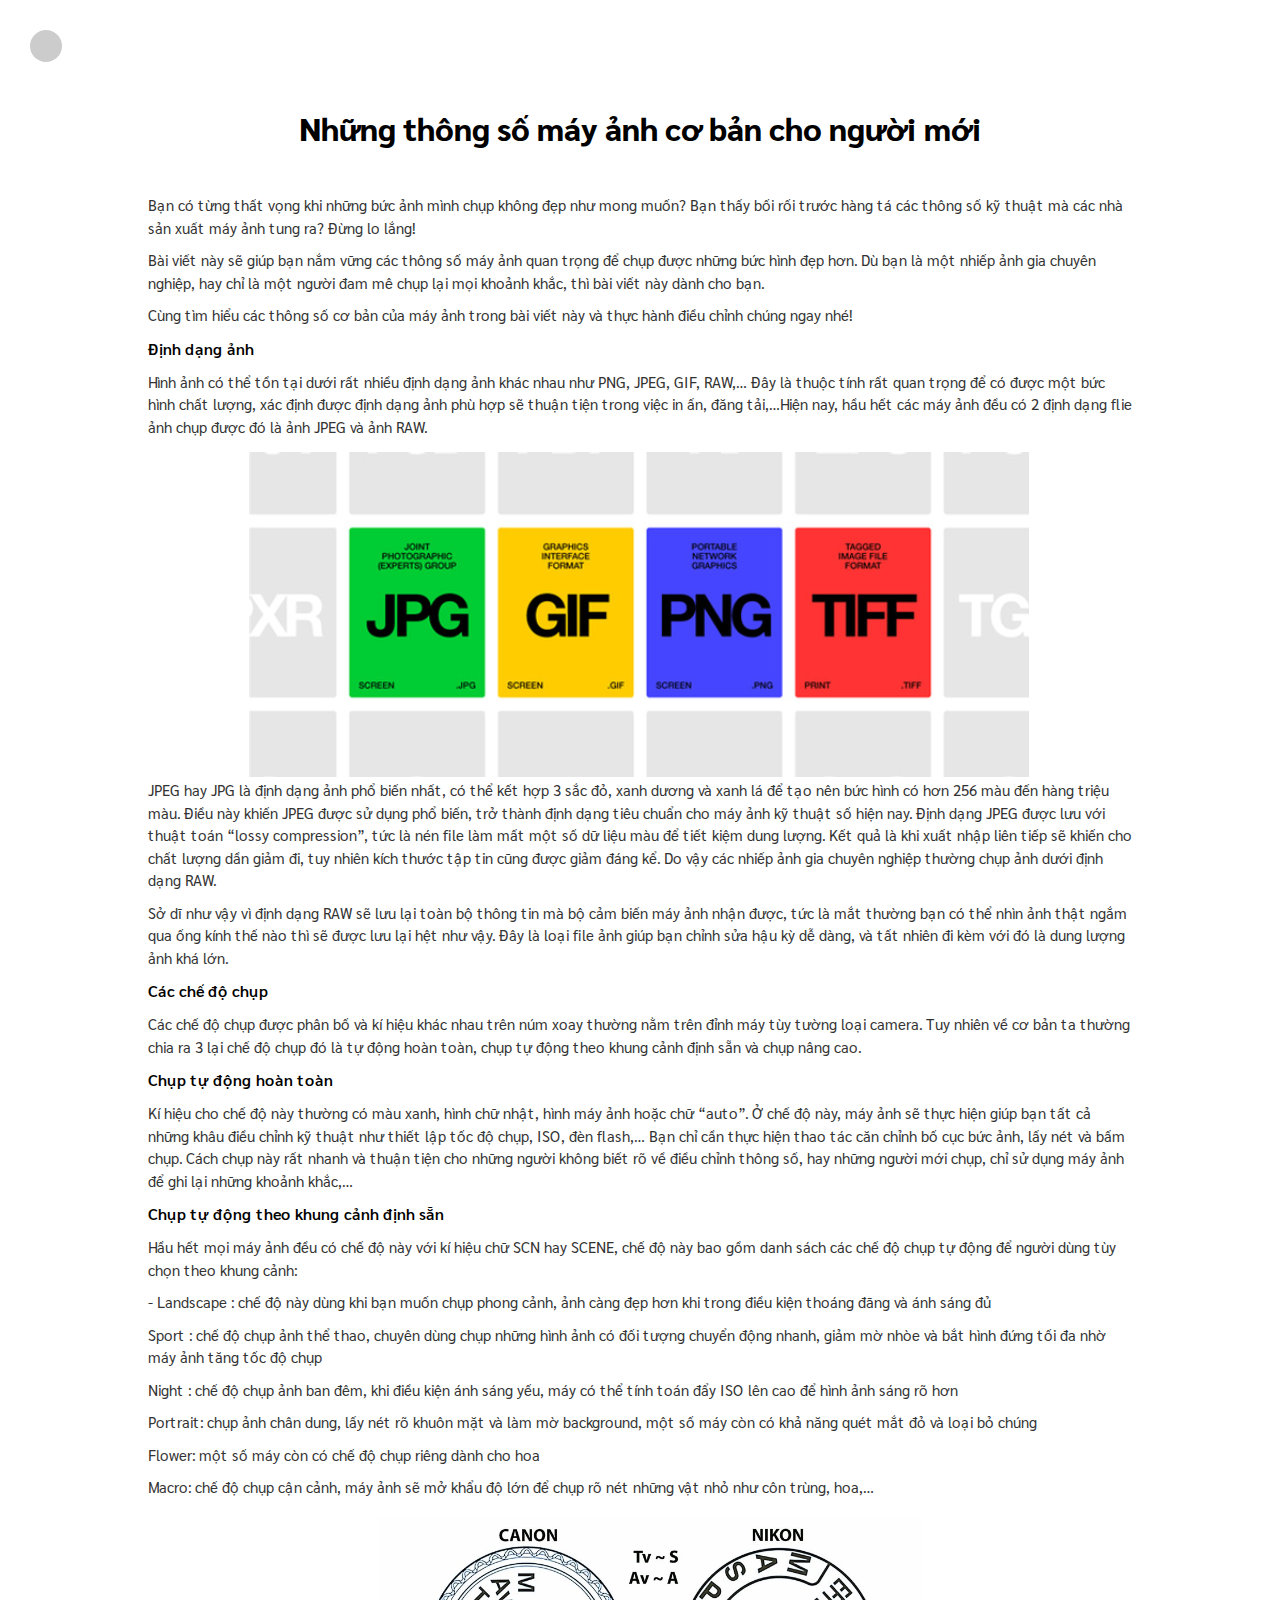
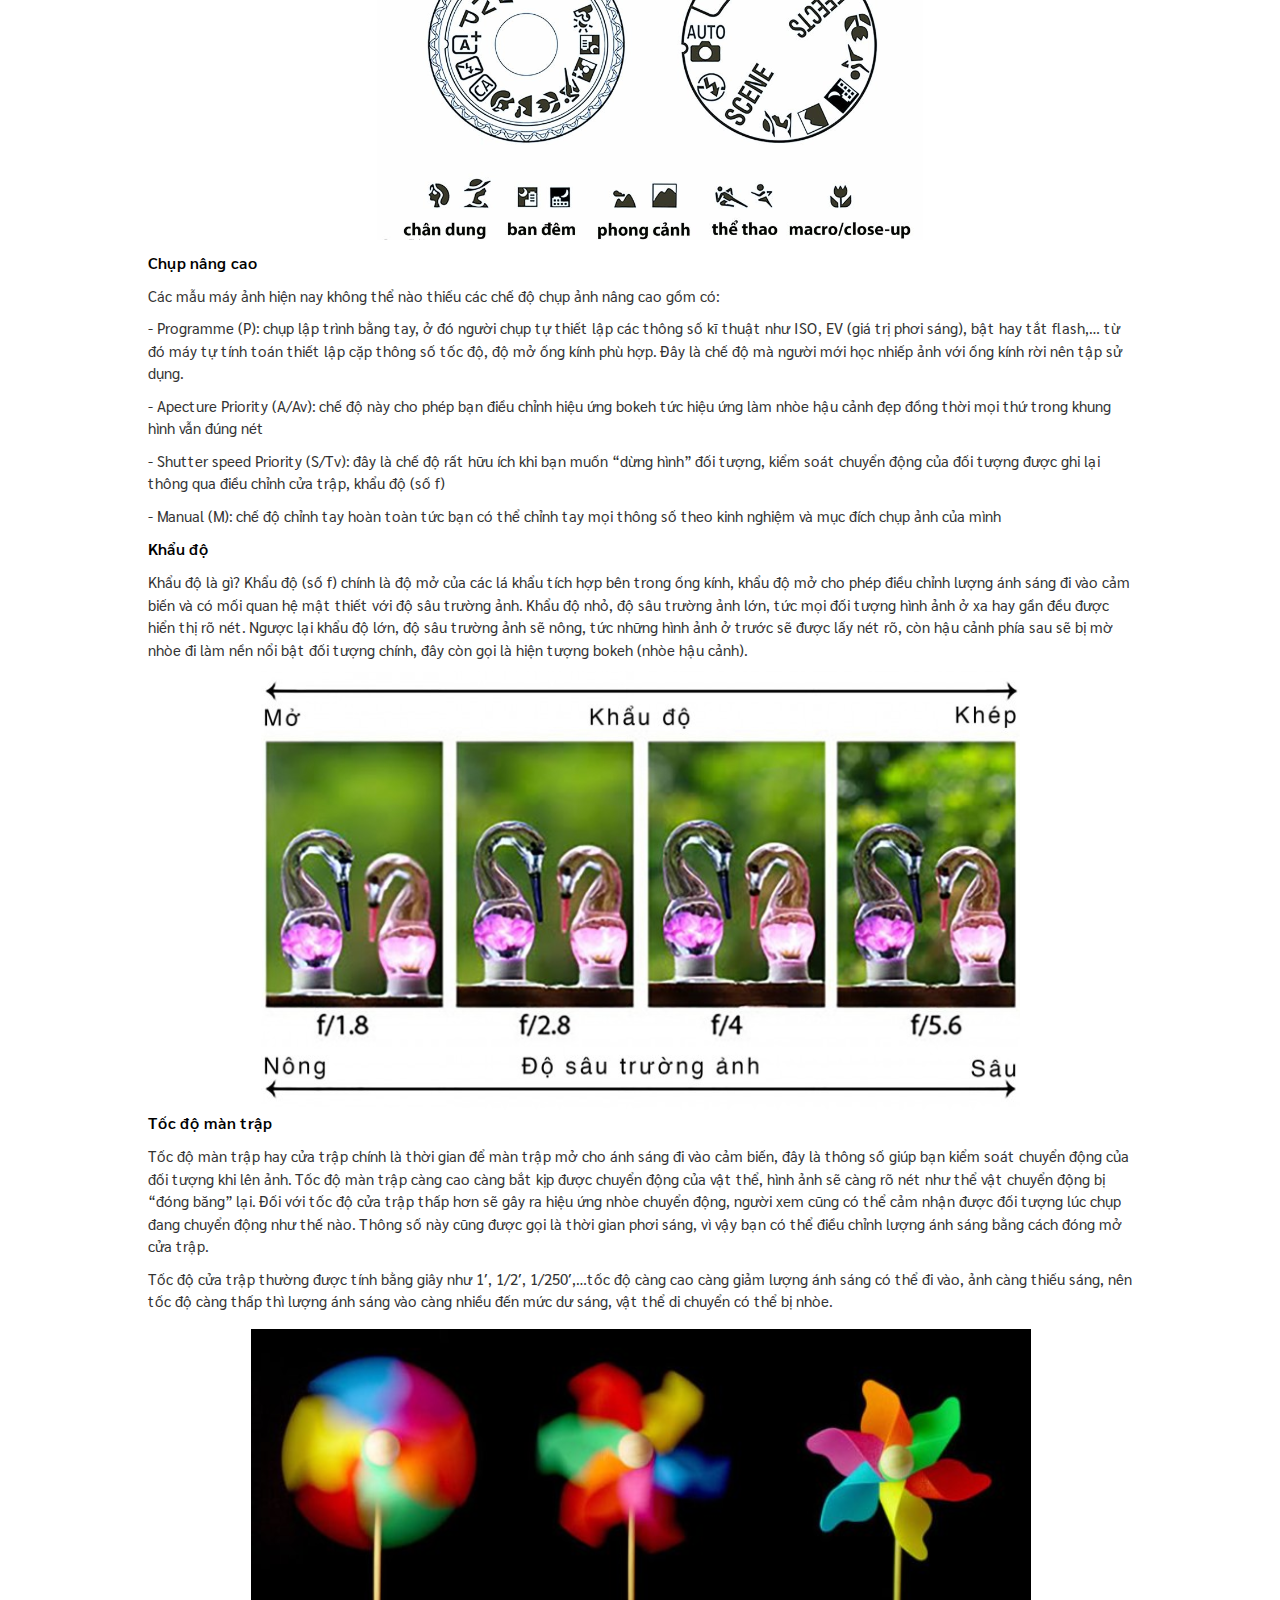
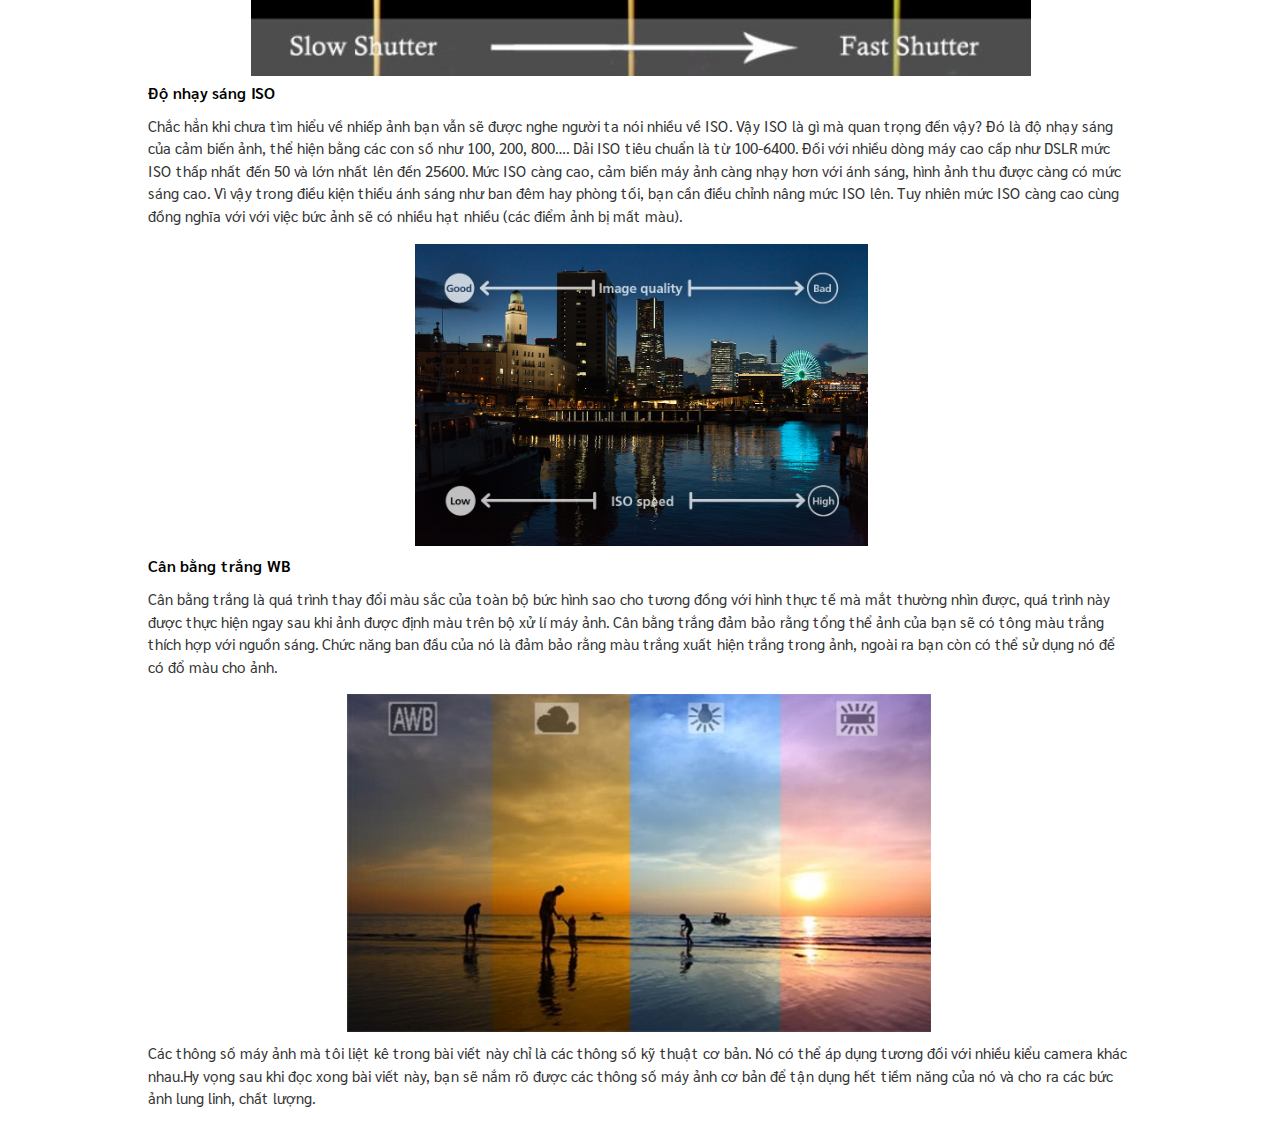
<file: pages/blogs1.html>
<!DOCTYPE html>
<html lang="en">

<head>
    <meta charset="UTF-8">
    <meta http-equiv="X-UA-Compatible" content="IE=edge">
    <meta name="viewport"
        content="width=device-width, initial-scale=1, maximum-scale=5, minimum-scale=1, viewport-fit=cover">
    <link rel="icon" type="image/x-icon" href="../public/images/favicon.ico">
    <title>Những thông số máy ảnh cơ bản cho người mới</title>
    <link rel="stylesheet" href="../public/css/index.css">
    <!-- link font-awesome -->
    <link rel="stylesheet" href="https://cdnjs.cloudflare.com/ajax/libs/font-awesome/6.3.0/css/all.min.css"
        integrity="sha512-SzlrxWUlpfuzQ+pcUCosxcglQRNAq/DZjVsC0lE40xsADsfeQoEypE+enwcOiGjk/bSuGGKHEyjSoQ1zVisanQ=="
        crossorigin="anonymous" referrerpolicy="no-referrer" />
    <!-- ///// -->
    <link rel="stylesheet" href="https://maxcdn.bootstrapcdn.com/bootstrap/3.4.1/css/bootstrap.min.css">
    <script src="https://ajax.googleapis.com/ajax/libs/jquery/3.6.3/jquery.min.js"></script>
    <script src="https://maxcdn.bootstrapcdn.com/bootstrap/3.4.1/js/bootstrap.min.js"></script>
    <!-- link font -->
    <link rel="preconnect" href="https://fonts.googleapis.com">
    <link rel="preconnect" href="https://fonts.gstatic.com" crossorigin>
    <link href="https://fonts.googleapis.com/css2?family=Sarabun:wght@400;500;600;700&display=swap" rel="stylesheet">
    <!-- aos css -->
    <link rel="stylesheet" href="https://cdn.jsdelivr.net/npm/aos@2.3.4/dist/aos.css" />
    <script src="https://cdn.jsdelivr.net/npm/aos@2.3.4/dist/aos.js"></script>
    <!-- w3s css -->
    <link rel="stylesheet" href="https://www.w3schools.com/w3css/4/w3.css">
</head>

<body>
    <div>
        <button class="product-page-back">
            <a href="../index.html#blogs">
                <i class="fa-solid fa-arrow-left"></i>
            </a>
        </button>
    </div>
    <div class="blog-container">

        <div class="blogs-title">
            Những thông số máy ảnh cơ bản cho người mới
        </div>
        <div>
            <p>Bạn có từng thất vọng khi những bức ảnh mình chụp không đẹp như mong muốn? Bạn thấy bối rối trước hàng tá
                các thông số
                kỹ thuật mà các nhà sản xuất máy ảnh tung ra? Đừng lo lắng!</p>
            <p>Bài viết này sẽ giúp bạn nắm vững các thông số máy ảnh quan trọng để chụp được những bức hình đẹp hơn. Dù
                bạn là một
                nhiếp ảnh gia chuyên nghiệp, hay chỉ là một người đam mê chụp lại mọi khoảnh khắc, thì bài viết này dành
                cho bạn.</p>
            <p>Cùng tìm hiểu các thông số cơ bản của máy ảnh trong bài viết này và thực hành điều chỉnh chúng ngay nhé!
            </p>
            <p class="blogs-title-text">
                Định dạng ảnh
            </p>
            <p>Hình ảnh có thể tồn tại dưới rất nhiều định dạng ảnh khác nhau như PNG, JPEG, GIF, RAW,… Đây là thuộc
                tính rất quan
                trọng để có được một bức hình chất lượng, xác định được định dạng ảnh phù hợp sẽ thuận tiện trong việc
                in ấn, đăng
                tải,…Hiện nay, hầu hết các máy ảnh đều có 2 định dạng flie ảnh chụp được đó là ảnh JPEG và ảnh RAW.
            </p>
            <div class="img-blogs">
                <img src="../public/images/blog11.png" alt="img" />
            </div>
            <p>
                JPEG hay JPG là định dạng ảnh phổ biến nhất, có thể kết hợp 3 sắc đỏ, xanh dương và xanh lá để tạo nên
                bức hình có hơn
                256 màu đến hàng triệu màu. Điều này khiến JPEG được sử dụng phổ biến, trở thành định dạng tiêu chuẩn
                cho máy ảnh kỹ
                thuật số hiện nay. Định dạng JPEG được lưu với thuật toán “lossy compression”, tức là nén file làm mất
                một số dữ liệu
                màu để tiết kiệm dung lượng. Kết quả là khi xuất nhập liên tiếp sẽ khiến cho chất lượng dần giảm đi, tuy
                nhiên kích
                thước tập tin cũng được giảm đáng kể. Do vậy các nhiếp ảnh gia chuyên nghiệp thường chụp ảnh dưới định
                dạng RAW.
            </p>
            <p>
                Sở dĩ như vậy vì định dạng RAW sẽ lưu lại toàn bộ thông tin mà bộ cảm biến máy ảnh nhận được, tức là mắt
                thường bạn có
                thể nhìn ảnh thật ngắm qua ống kính thế nào thì sẽ được lưu lại hệt như vậy. Đây là loại file ảnh giúp
                bạn chỉnh sửa hậu
                kỳ dễ dàng, và tất nhiên đi kèm với đó là dung lượng ảnh khá lớn.
            </p>
            <p class="blogs-title-text">
                Các chế độ chụp
            </p>
            <p>
                Các chế độ chụp được phân bố và kí hiệu khác nhau trên núm xoay thường nằm trên đỉnh máy tùy tường loại
                camera. Tuy
                nhiên về cơ bản ta thường chia ra 3 lại chế độ chụp đó là tự động hoàn toàn, chụp tự động theo khung
                cảnh định sẵn và
                chụp nâng cao.
            </p>
            <p class="blogs-title-text">
                Chụp tự động hoàn toàn
            </p>

            <p>
                Kí hiệu cho chế độ này thường có màu xanh, hình chữ nhật, hình máy ảnh hoặc chữ “auto”. Ở chế độ này,
                máy ảnh sẽ thực
                hiện giúp bạn tất cả những khâu điều chỉnh kỹ thuật như thiết lập tốc độ chụp, ISO, đèn flash,… Bạn chỉ
                cần thực hiện
                thao tác căn chỉnh bố cục bức ảnh, lấy nét và bấm chụp. Cách chụp này rất nhanh và thuận tiện cho những
                người không biết
                rõ về điều chỉnh thông số, hay những người mới chụp, chỉ sử dụng máy ảnh để ghi lại những khoảnh khắc,…
            </p>
            <p class="blogs-title-text">
                Chụp tự động theo khung cảnh định sẵn
            </p>
            <p>
                Hầu hết mọi máy ảnh đều có chế độ này với kí hiệu chữ SCN hay SCENE, chế độ này bao gồm danh sách các
                chế độ chụp tự
                động để người dùng tùy chọn theo khung cảnh:
            </p>
            <p>- Landscape : chế độ này dùng khi bạn muốn chụp phong cảnh, ảnh càng đẹp hơn khi trong điều kiện thoáng
                đãng và ánh sáng
                đủ</p>
            <p>
                Sport : chế độ chụp ảnh thể thao, chuyên dùng chụp những hình ảnh có đối tượng chuyển động nhanh, giảm
                mờ nhòe và bắt
                hình đứng tối đa nhờ máy ảnh tăng tốc độ chụp
            </p>
            <p>
                Night : chế độ chụp ảnh ban đêm, khi điều kiện ánh sáng yếu, máy có thể tính toán đẩy ISO lên cao để
                hình ảnh sáng rõ
                hơn

            </p>
            <p>
                Portrait: chụp ảnh chân dung, lấy nét rõ khuôn mặt và làm mờ background, một số máy còn có khả năng quét
                mắt đỏ và loại
                bỏ chúng

            </p>
            <p>Flower: một số máy còn có chế độ chụp riêng dành cho hoa
            </p>
            <p>
                Macro: chế độ chụp cận cảnh, máy ảnh sẽ mở khẩu độ lớn để chụp rõ nét những vật nhỏ như côn trùng, hoa,…
            </p>
            <div class="img-blogs">
                <img src="../public/images/blog12.png" alt="img" />
            </div>
            <p class="blogs-title-text">
                Chụp nâng cao
            </p>
            <p>
                Các mẫu máy ảnh hiện nay không thể nào thiếu các chế độ chụp ảnh nâng cao gồm có:
            </p>
            <p>
                - Programme (P): chụp lập trình bằng tay, ở đó người chụp tự thiết lập các thông số kĩ thuật như ISO, EV
                (giá trị phơi
                sáng), bật hay tắt flash,… từ đó máy tự tính toán thiết lập cặp thông số tốc độ, độ mở ống kính phù hợp.
                Đây là chế độ
                mà người mới học nhiếp ảnh với ống kính rời nên tập sử dụng.

            </p>
            <p>
                - Apecture Priority (A/Av): chế độ này cho phép bạn điều chỉnh hiệu ứng bokeh tức hiệu ứng làm nhòe hậu
                cảnh đẹp đồng thời
                mọi thứ trong khung hình vẫn đúng nét

            </p>
            <p>
                - Shutter speed Priority (S/Tv): đây là chế độ rất hữu ích khi bạn muốn “dừng hình” đối tượng, kiểm soát
                chuyển động của
                đối tượng được ghi lại thông qua điều chỉnh cửa trập, khẩu độ (số f)

            </p>
            <p>
                - Manual (M): chế độ chỉnh tay hoàn toàn tức bạn có thể chỉnh tay mọi thông số theo kinh nghiệm và mục
                đích chụp ảnh của
                mình
            </p>
            <p class="blogs-title-text">
                Khẩu độ
            </p>
            <p>
                Khẩu độ là gì? Khẩu độ (số f) chính là độ mở của các lá khẩu tích hợp bên trong ống kính, khẩu độ mở cho
                phép điều chỉnh
                lượng ánh sáng đi vào cảm biến và có mối quan hệ mật thiết với độ sâu trường ảnh. Khẩu độ nhỏ, độ sâu
                trường ảnh lớn,
                tức mọi đối tượng hình ảnh ở xa hay gần đều được hiển thị rõ nét. Ngược lại khẩu độ lớn, độ sâu trường
                ảnh sẽ nông, tức
                những hình ảnh ở trước sẽ được lấy nét rõ, còn hậu cảnh phía sau sẽ bị mờ nhòe đi làm nền nổi bật đối
                tượng chính, đây
                còn gọi là hiện tượng bokeh (nhòe hậu cảnh).

            </p>
            <div class="img-blogs">
                <img src="../public/images/blog13.png" alt="img" />
            </div>
            <p class="blogs-title-text">
                Tốc độ màn trập
            </p>
            <p>
                Tốc độ màn trập hay cửa trập chính là thời gian để màn trập mở cho ánh sáng đi vào cảm biến, đây là
                thông số giúp bạn
                kiểm soát chuyển động của đối tượng khi lên ảnh. Tốc độ màn trập càng cao càng bắt kịp được chuyển động
                của vật thể,
                hình ảnh sẽ càng rõ nét như thể vật chuyển động bị “đóng băng” lại. Đối với tốc độ cửa trập thấp hơn sẽ
                gây ra hiệu ứng
                nhòe chuyển động, người xem cũng có thể cảm nhận được đối tượng lúc chụp đang chuyển động như thế nào.
                Thông số này cũng
                được gọi là thời gian phơi sáng, vì vậy bạn có thể điều chỉnh lượng ánh sáng bằng cách đóng mở cửa trập.

            </p>
            <p>
                Tốc độ cửa trập thường được tính bằng giây như 1′, 1/2′, 1/250′,…tốc độ càng cao càng giảm lượng ánh
                sáng có thể đi vào,
                ảnh càng thiếu sáng, nên tốc độ càng thấp thì lượng ánh sáng vào càng nhiều đến mức dư sáng, vật thể di
                chuyển có thể bị
                nhòe.

            </p>
            <div class="img-blogs">
                <img src="../public/images/blog14.png" alt="img" />
            </div>
            <p class="blogs-title-text">
                Độ nhạy sáng ISO
            </p>
            <p>
                Chắc hẳn khi chưa tìm hiểu về nhiếp ảnh bạn vẫn sẽ được nghe người ta nói nhiều về ISO. Vậy ISO là gì mà
                quan trọng đến
                vậy? Đó là độ nhạy sáng của cảm biến ảnh, thể hiện bằng các con số như 100, 200, 800…. Dải ISO tiêu
                chuẩn là từ
                100-6400. Đối với nhiều dòng máy cao cấp như DSLR mức ISO thấp nhất đến 50 và lớn nhất lên đến 25600.
                Mức ISO càng cao,
                cảm biến máy ảnh càng nhạy hơn với ánh sáng, hình ảnh thu được càng có mức sáng cao. Vì vậy trong điều
                kiện thiếu ánh
                sáng như ban đêm hay phòng tối, bạn cần điều chỉnh nâng mức ISO lên. Tuy nhiên mức ISO càng cao cùng
                đồng nghĩa với với
                việc bức ảnh sẽ có nhiều hạt nhiều (các điểm ảnh bị mất màu).
            </p>
            <div class="img-blogs">
                <img src="../public/images/blog15.png" alt="img" />
            </div>
            <p class="blogs-title-text">
                Cân bằng trắng WB
            </p>
            <p>
                Cân bằng trắng là quá trình thay đổi màu sắc của toàn bộ bức hình sao cho tương đồng với hình thực tế mà
                mắt thường nhìn
                được, quá trình này được thực hiện ngay sau khi ảnh được định màu trên bộ xử lí máy ảnh. Cân bằng trắng
                đảm bảo rằng
                tổng thể ảnh của bạn sẽ có tông màu trắng thích hợp với nguồn sáng. Chức năng ban đầu của nó là đảm bảo
                rằng màu trắng
                xuất hiện trắng trong ảnh, ngoài ra bạn còn có thể sử dụng nó để có đổ màu cho ảnh.

            </p>
            <div class="img-blogs">
                <img src="../public/images/blog16.png" alt="img" />
            </div>
            <p>
                Các thông số máy ảnh mà tôi liệt kê trong bài viết này chỉ là các thông số kỹ thuật cơ bản. Nó có thể áp
                dụng tương đối
                với nhiều kiểu camera khác nhau.Hy vọng sau khi đọc xong bài viết này, bạn sẽ nắm rõ được các thông số
                máy ảnh cơ bản để
                tận dụng hết tiềm năng của nó và cho ra các bức ảnh lung linh, chất lượng.
            </p>
        </div>
    </div>
</body>

</html>
</file>
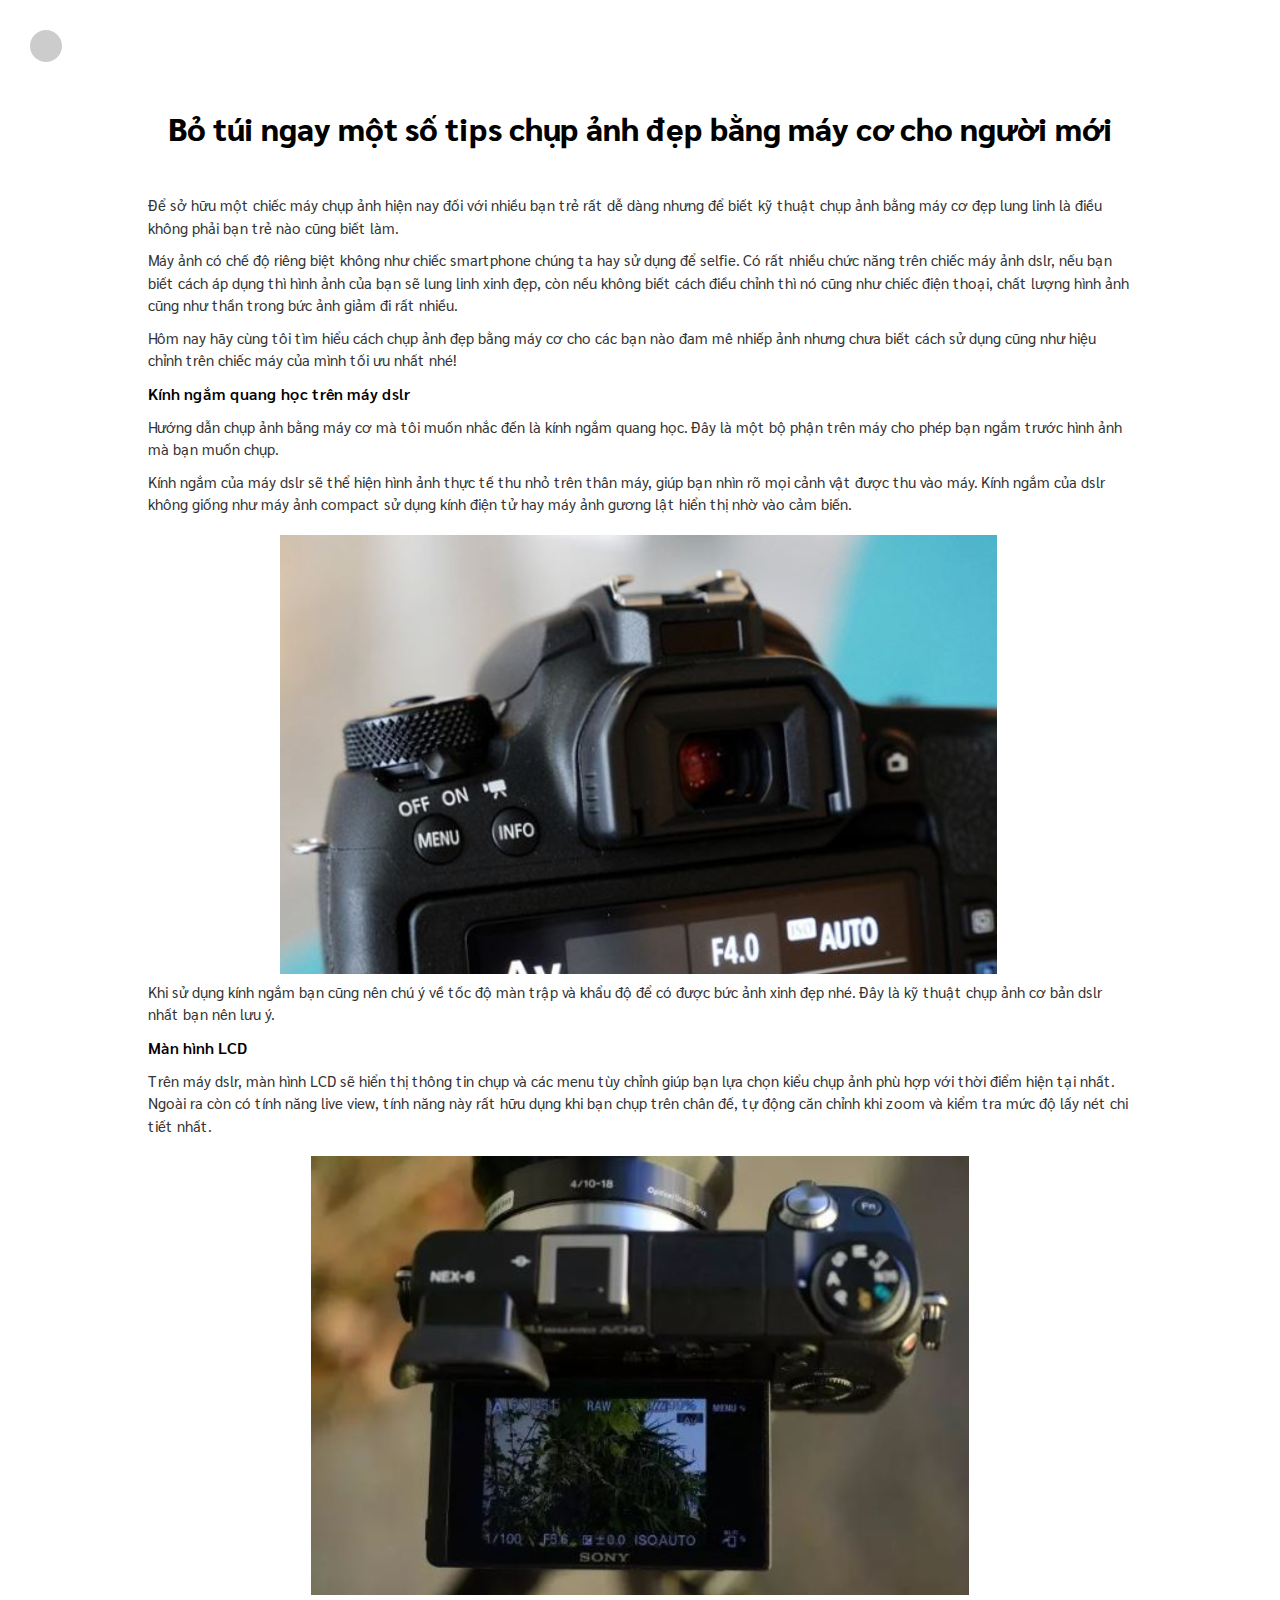
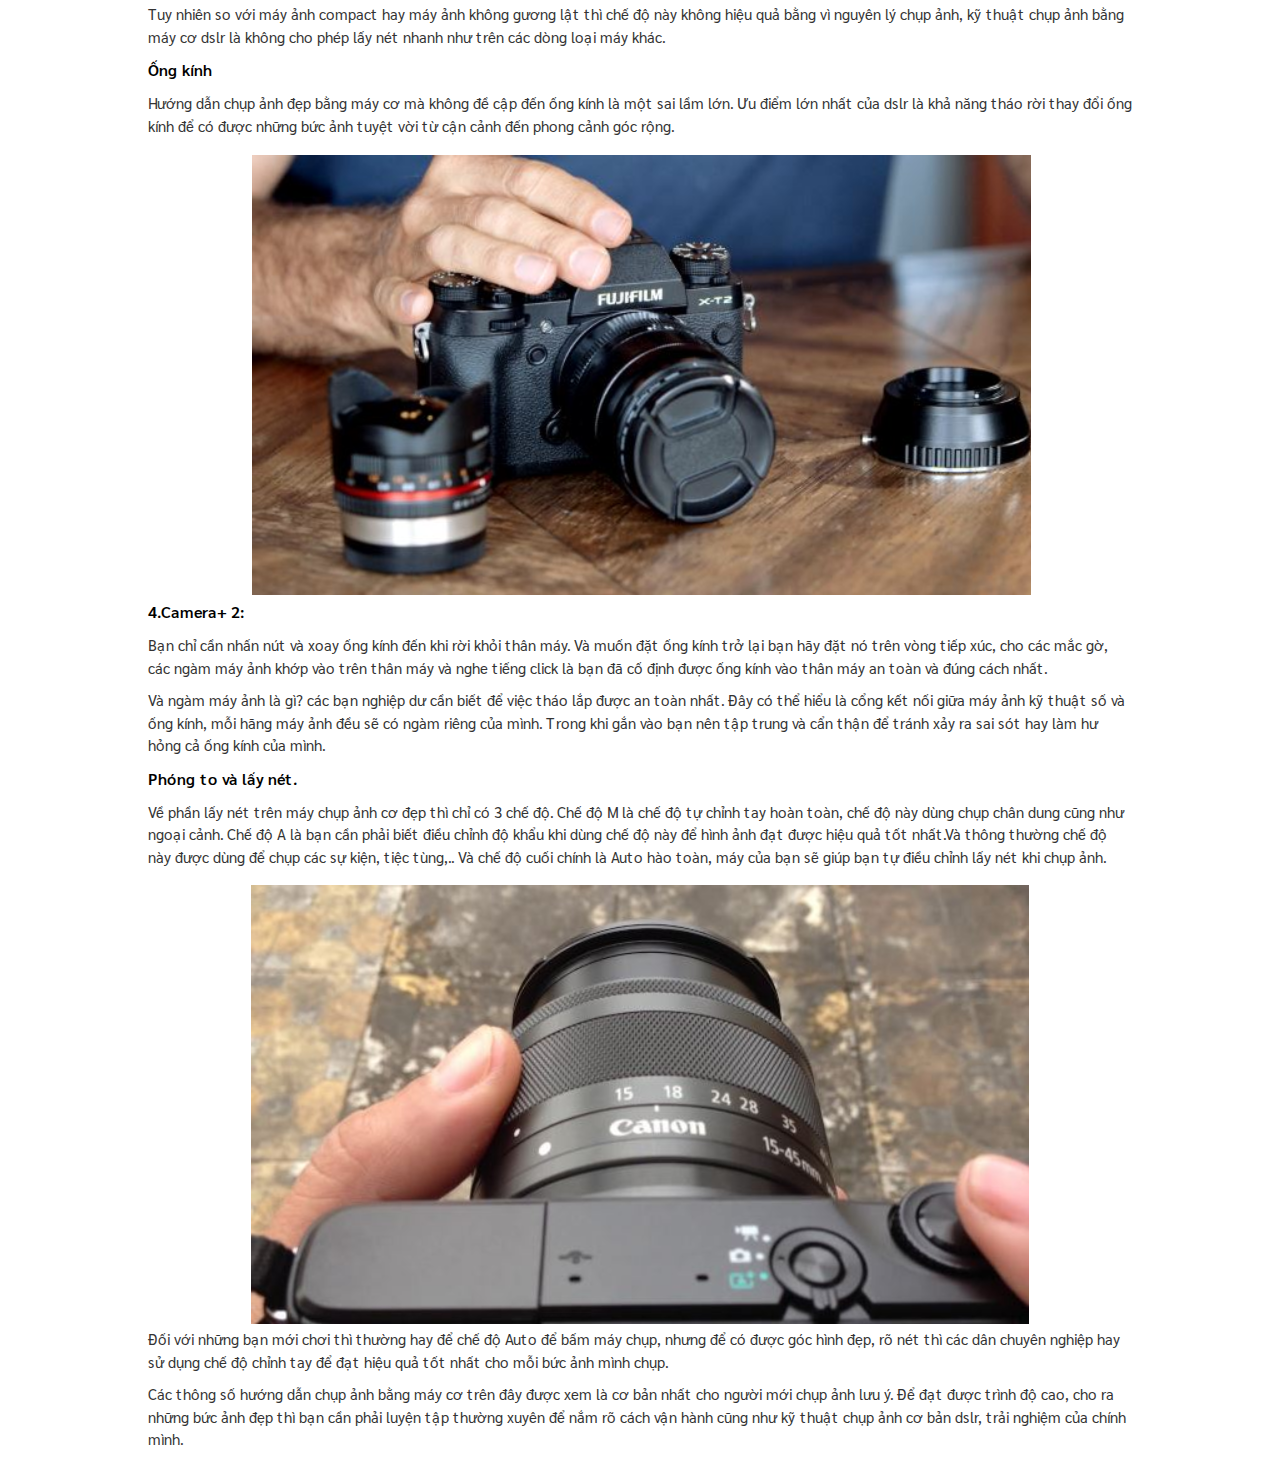
<file: pages/blogs2.html>
<!DOCTYPE html>
<html lang="en">

<head>
    <meta charset="UTF-8">
    <meta http-equiv="X-UA-Compatible" content="IE=edge">
    <meta name="viewport"
        content="width=device-width, initial-scale=1, maximum-scale=5, minimum-scale=1, viewport-fit=cover">
    <link rel="icon" type="image/x-icon" href="../public/images/favicon.ico">
    <title>Bỏ túi ngay một số tips chụp ảnh đẹp bằng máy cơ cho người mới</title>
    <link rel="stylesheet" href="../public/css/index.css">
    <!-- link font-awesome -->
    <link rel="stylesheet" href="https://cdnjs.cloudflare.com/ajax/libs/font-awesome/6.3.0/css/all.min.css"
        integrity="sha512-SzlrxWUlpfuzQ+pcUCosxcglQRNAq/DZjVsC0lE40xsADsfeQoEypE+enwcOiGjk/bSuGGKHEyjSoQ1zVisanQ=="
        crossorigin="anonymous" referrerpolicy="no-referrer" />
    <!-- ///// -->
    <link rel="stylesheet" href="https://maxcdn.bootstrapcdn.com/bootstrap/3.4.1/css/bootstrap.min.css">
    <script src="https://ajax.googleapis.com/ajax/libs/jquery/3.6.3/jquery.min.js"></script>
    <script src="https://maxcdn.bootstrapcdn.com/bootstrap/3.4.1/js/bootstrap.min.js"></script>
    <!-- link font -->
    <link rel="preconnect" href="https://fonts.googleapis.com">
    <link rel="preconnect" href="https://fonts.gstatic.com" crossorigin>
    <link href="https://fonts.googleapis.com/css2?family=Sarabun:wght@400;500;600;700&display=swap" rel="stylesheet">
    <!-- aos css -->
    <link rel="stylesheet" href="https://cdn.jsdelivr.net/npm/aos@2.3.4/dist/aos.css" />
    <script src="https://cdn.jsdelivr.net/npm/aos@2.3.4/dist/aos.js"></script>
    <!-- w3s css -->
    <link rel="stylesheet" href="https://www.w3schools.com/w3css/4/w3.css">
</head>

<body>
    <div>
        <button class="product-page-back">
            <a href="../index.html#blogs">
                <i class="fa-solid fa-arrow-left"></i>
            </a>
        </button>
    </div>
    <div class="blog-container">

        <div class="blogs-title">
            Bỏ túi ngay một số tips chụp ảnh đẹp bằng máy cơ cho người mới
        </div>
        <div>
            <p>
                Để sở hữu một chiếc máy chụp ảnh hiện nay đối với nhiều bạn trẻ rất dễ dàng nhưng để biết kỹ thuật chụp
                ảnh bằng máy cơ
                đẹp lung linh là điều không phải bạn trẻ nào cũng biết làm.
            </p>
            <p>
                Máy ảnh có chế độ riêng biệt không như chiếc smartphone chúng ta hay sử dụng để selfie. Có rất nhiều
                chức năng trên
                chiếc máy ảnh dslr, nếu bạn biết cách áp dụng thì hình ảnh của bạn sẽ lung linh xinh đẹp, còn nếu không
                biết cách điều
                chỉnh thì nó cũng như chiếc điện thoại, chất lượng hình ảnh cũng như thần trong bức ảnh giảm đi rất
                nhiều.
            </p>
            <p>
                Hôm nay hãy cùng tôi tìm hiểu cách chụp ảnh đẹp bằng máy cơ cho các bạn nào đam mê nhiếp ảnh nhưng chưa
                biết cách sử
                dụng cũng như hiệu chỉnh trên chiếc máy của mình tối ưu nhất nhé!

            </p>
            <p class="blogs-title-text">
                Kính ngắm quang học trên máy dslr
            </p>
            <p>
                Hướng dẫn chụp ảnh bằng máy cơ mà tôi muốn nhắc đến là kính ngắm quang học. Đây là một bộ phận trên máy
                cho phép bạn
                ngắm trước hình ảnh mà bạn muốn chụp.

            </p>
            <p>
                Kính ngắm của máy dslr sẽ thể hiện hình ảnh thực tế thu nhỏ trên thân máy, giúp bạn nhìn rõ mọi cảnh vật
                được thu vào
                máy. Kính ngắm của dslr không giống như máy ảnh compact sử dụng kính điện tử hay máy ảnh gương lật hiển
                thị nhờ vào cảm
                biến.

            </p>
            <div class="img-blogs">
                <img src="../public/images/blog21.png" alt="img" />
            </div>
            <p>
                Khi sử dụng kính ngắm bạn cũng nên chú ý về tốc độ màn trập và khẩu độ để có được bức ảnh xinh đẹp nhé.
                Đây là kỹ thuật
                chụp ảnh cơ bản dslr nhất bạn nên lưu ý.
            </p>
            <p class="blogs-title-text">
                Màn hình LCD
            </p>
            <p>
                Trên máy dslr, màn hình LCD sẽ hiển thị thông tin chụp và các menu tùy chỉnh giúp bạn lựa chọn kiểu chụp
                ảnh phù hợp với
                thời điểm hiện tại nhất. Ngoài ra còn có tính năng live view, tính năng này rất hữu dụng khi bạn chụp
                trên chân đế, tự
                động căn chỉnh khi zoom và kiểm tra mức độ lấy nét chi tiết nhất.
            </p>
            <div class="img-blogs">
                <img src="../public/images/blog22.png" alt="img" />
            </div>
            <p>
                Tuy nhiên so với máy ảnh compact hay máy ảnh không gương lật thì chế độ này không hiệu quả bằng vì
                nguyên lý chụp ảnh,
                kỹ thuật chụp ảnh bằng máy cơ dslr là không cho phép lấy nét nhanh như trên các dòng loại máy khác.
            </p>
            <p class="blogs-title-text">
                Ống kính
            </p>
            <p>
                Hướng dẫn chụp ảnh đẹp bằng máy cơ mà không đề cập đến ống kính là một sai lầm lớn. Ưu điểm lớn nhất của
                dslr là khả
                năng tháo rời thay đổi ống kính để có được những bức ảnh tuyệt vời từ cận cảnh đến phong cảnh góc rộng.
            </p>
            <div class="img-blogs">
                <img src="../public/images/blog23.png" alt="img" />
            </div>
            <p class="blogs-title-text">
                4.Camera+ 2:
            </p>
            <p>
                Bạn chỉ cần nhấn nút và xoay ống kính đến khi rời khỏi thân máy. Và muốn đặt ống kính trở lại bạn hãy
                đặt nó trên vòng
                tiếp xúc, cho các mắc gờ, các ngàm máy ảnh khớp vào trên thân máy và nghe tiếng click là bạn đã cố định
                được ống kính
                vào thân máy an toàn và đúng cách nhất.
            </p>
            <p>
                Và ngàm máy ảnh là gì? các bạn nghiệp dư cần biết để việc tháo lắp được an toàn nhất. Đây có thể hiểu là
                cổng kết nối
                giữa máy ảnh kỹ thuật số và ống kính, mỗi hãng máy ảnh đều sẽ có ngàm riêng của mình. Trong khi gắn vào
                bạn nên tập
                trung và cẩn thận để tránh xảy ra sai sót hay làm hư hỏng cả ống kính của mình.
            </p>
            <p class="blogs-title-text">
                Phóng to và lấy nét.
            </p>
            <p>
                Về phần lấy nét trên máy chụp ảnh cơ đẹp thì chỉ có 3 chế độ. Chế độ M là chế độ tự chỉnh tay hoàn toàn,
                chế độ này dùng
                chụp chân dung cũng như ngoại cảnh. Chế độ A là bạn cần phải biết điều chỉnh độ khẩu khi dùng chế độ này
                để hình ảnh đạt
                được hiệu quả tốt nhất.Và thông thường chế độ này được dùng để chụp các sự kiện, tiệc tùng,.. Và chế độ
                cuối chính là
                Auto hào toàn, máy của bạn sẽ giúp bạn tự điều chỉnh lấy nét khi chụp ảnh.
            </p>
            <div class="img-blogs">
                <img src="../public/images/blog24.png" alt="img" />
            </div>

            <p>
                Đối với những bạn mới chơi thì thường hay để chế độ Auto để bấm máy chụp, nhưng để có được góc hình đẹp,
                rõ nét thì các
                dân chuyên nghiệp hay sử dụng chế độ chỉnh tay để đạt hiệu quả tốt nhất cho mỗi bức ảnh mình chụp.
            </p>
            <p>
                Các thông số hướng dẫn chụp ảnh bằng máy cơ trên đây được xem là cơ bản nhất cho người mới chụp ảnh lưu
                ý. Để đạt được
                trình độ cao, cho ra những bức ảnh đẹp thì bạn cần phải luyện tập thường xuyên để nắm rõ cách vận hành
                cũng như kỹ thuật
                chụp ảnh cơ bản dslr, trải nghiệm của chính mình.

            </p>

        </div>
    </div>
</body>

</html>
</file>
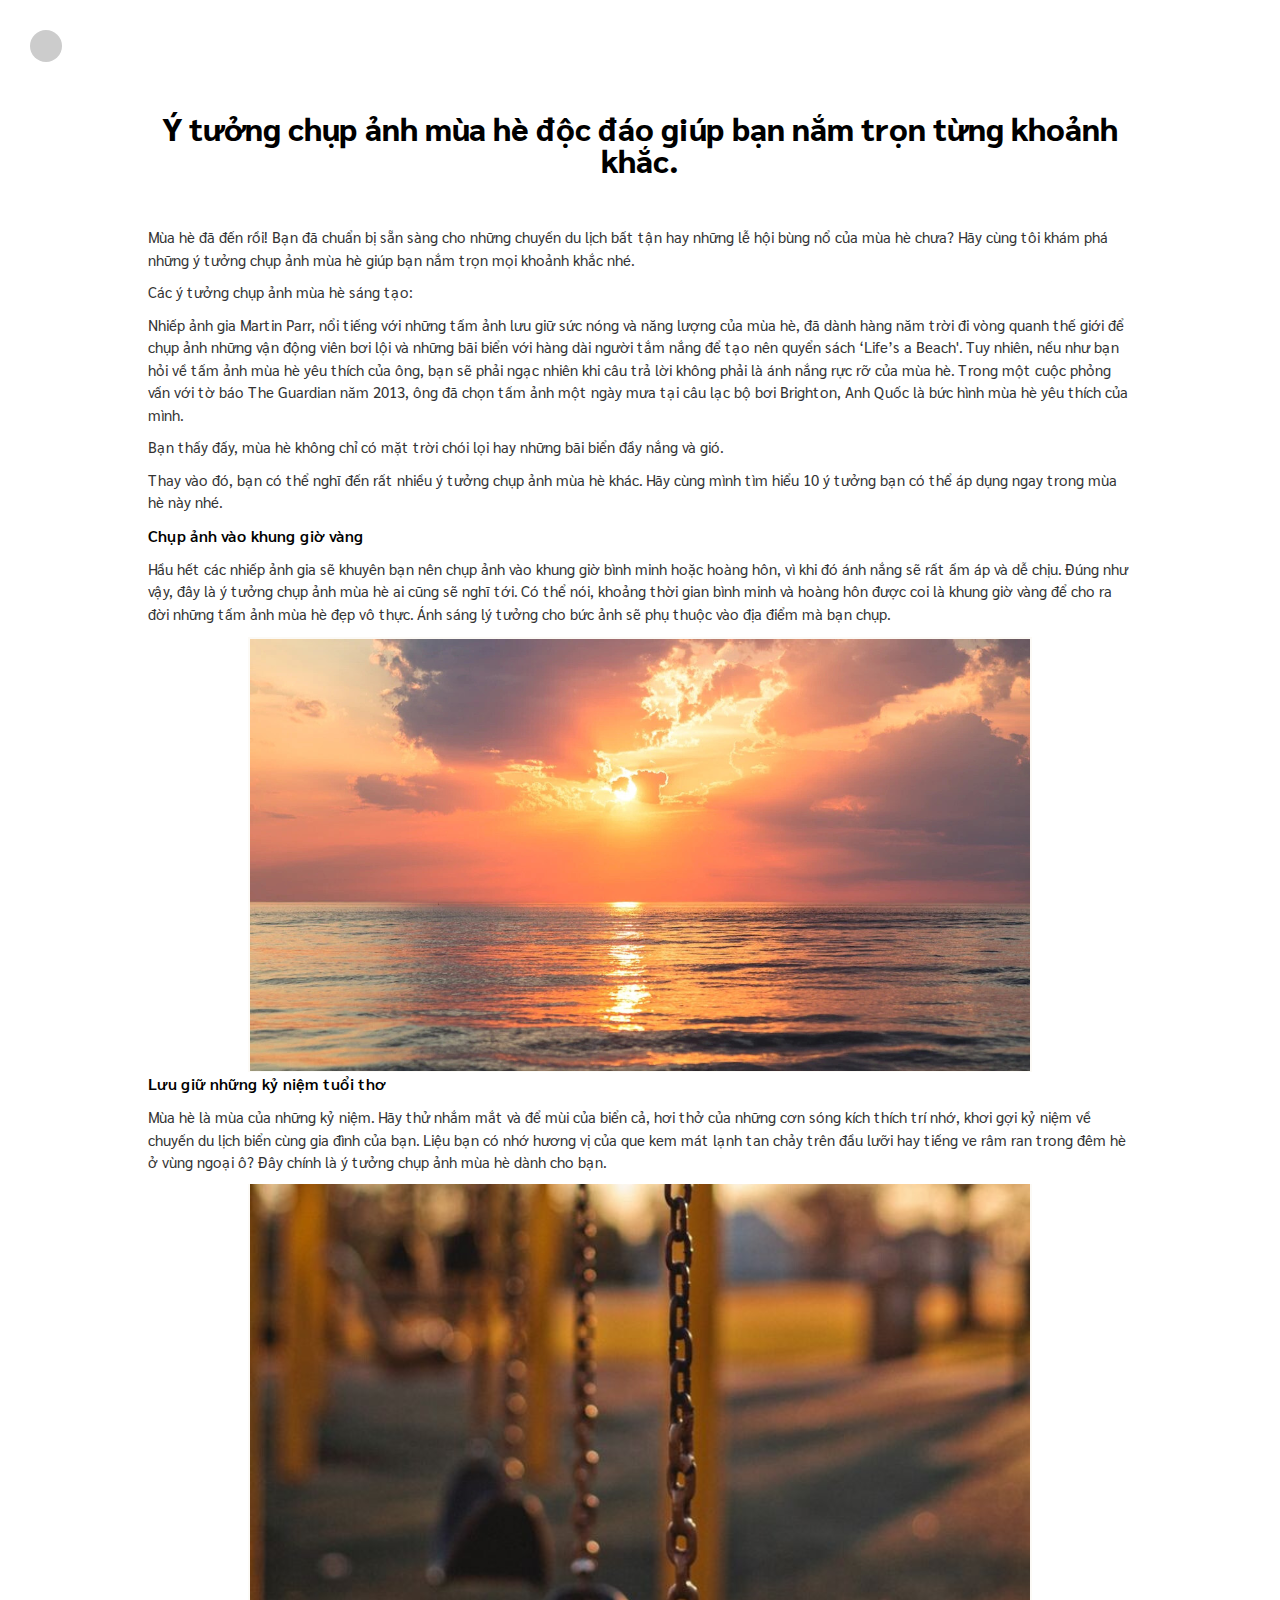
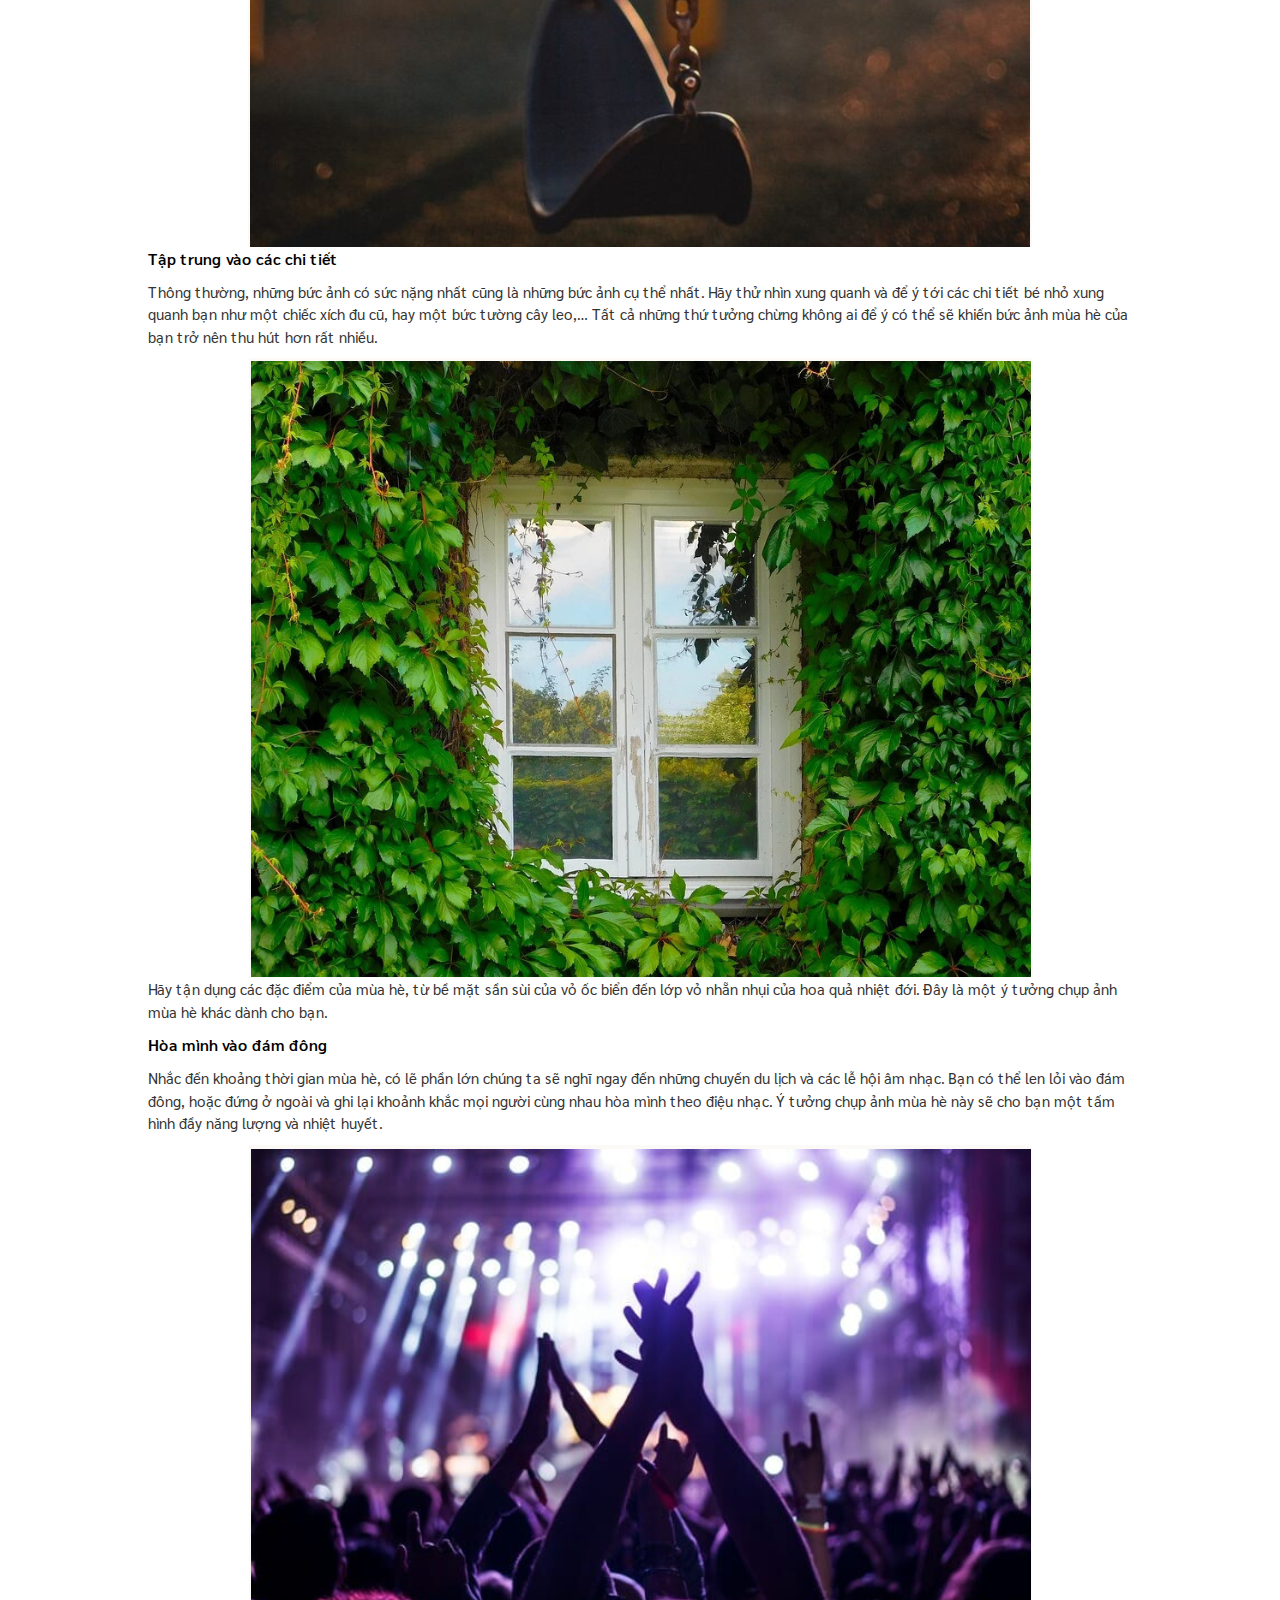
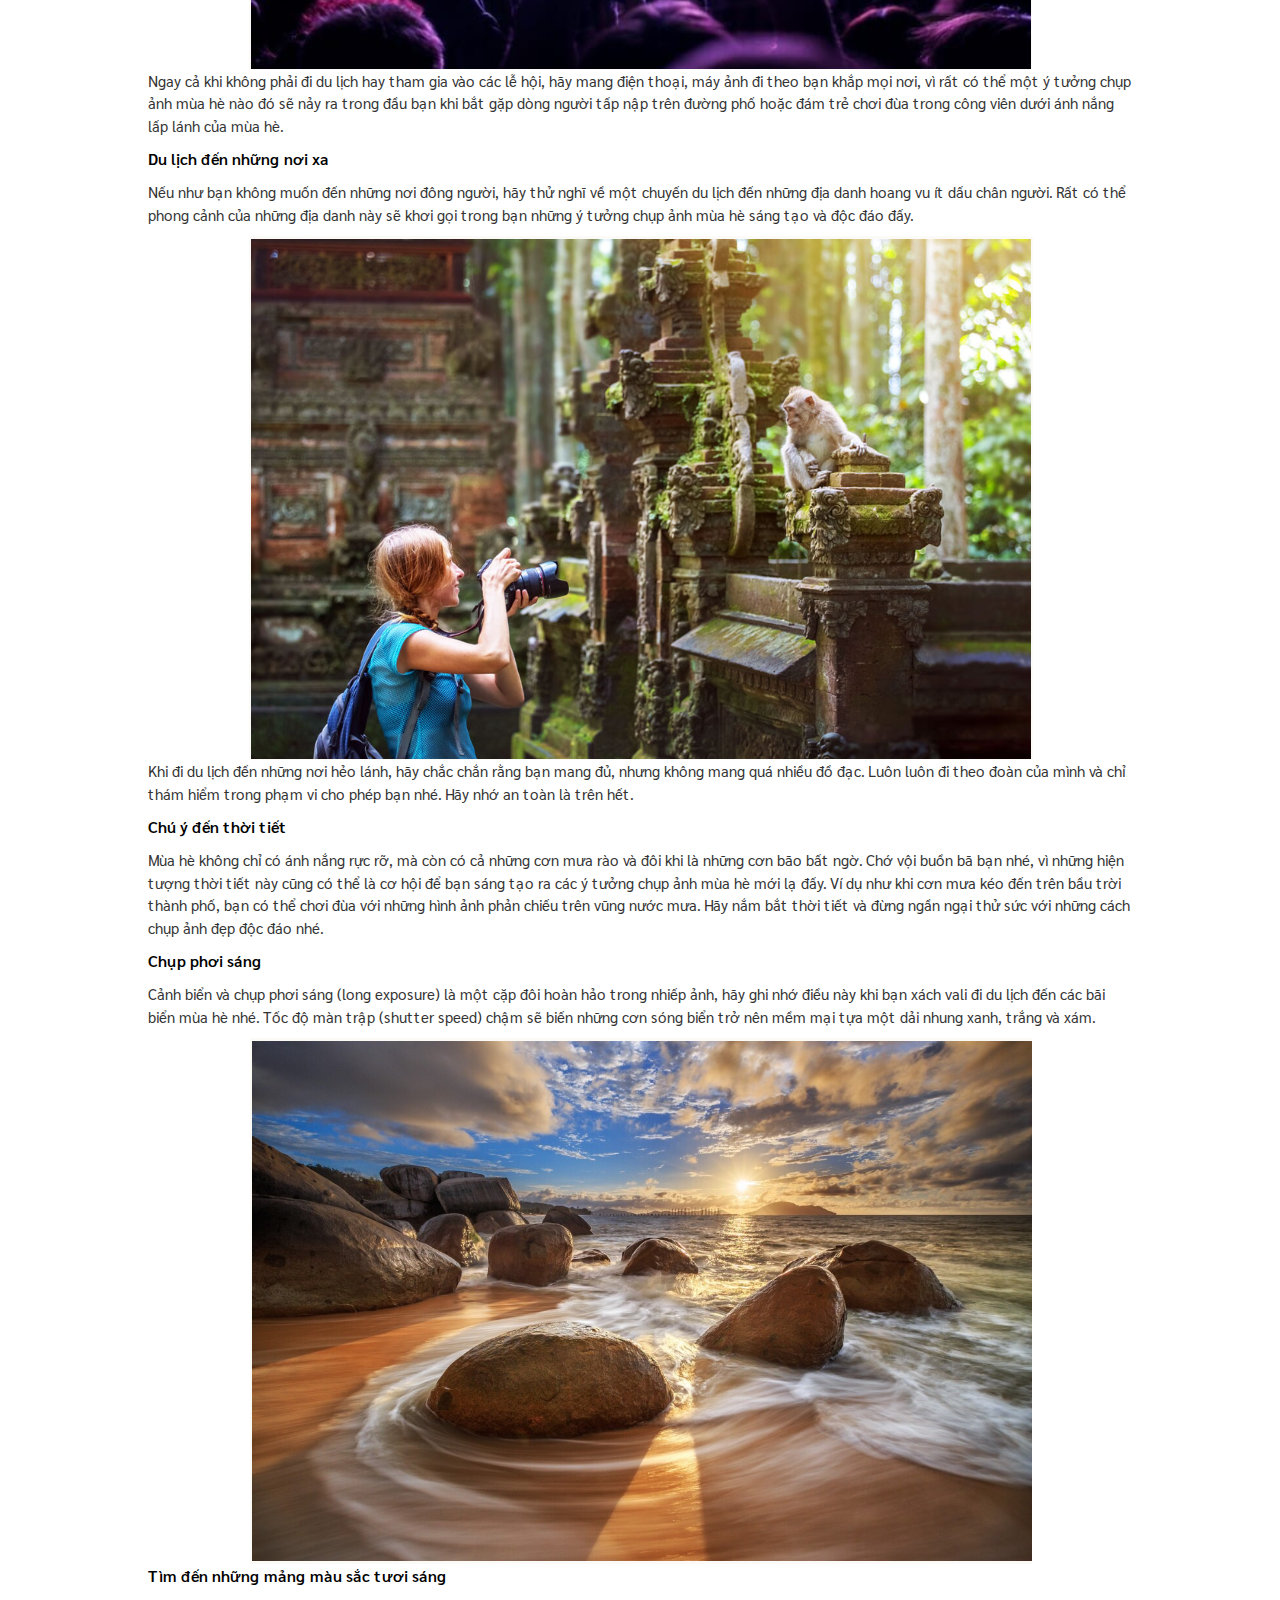
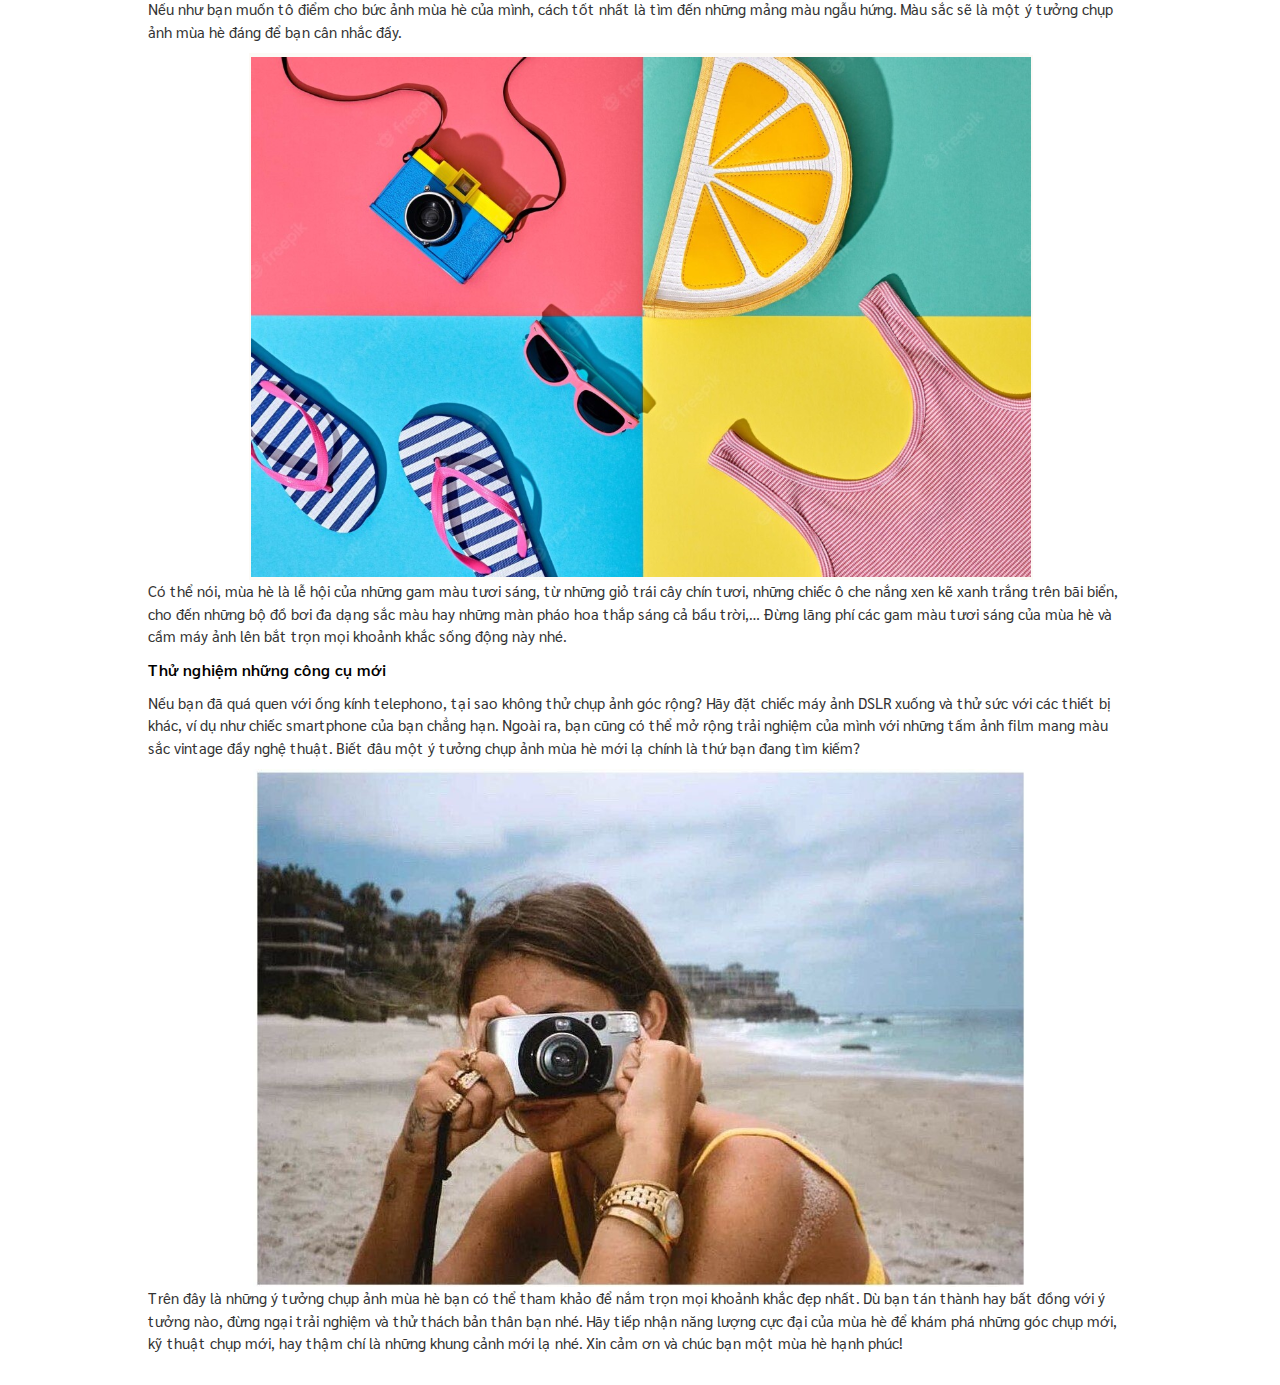
<file: pages/blogs3.html>
<!DOCTYPE html>
<html lang="en">

<head>
    <meta charset="UTF-8">
    <meta http-equiv="X-UA-Compatible" content="IE=edge">
    <meta name="viewport"
        content="width=device-width, initial-scale=1, maximum-scale=5, minimum-scale=1, viewport-fit=cover">
    <link rel="icon" type="image/x-icon" href="../public/images/favicon.ico">
    <title>Ý tưởng chụp ảnh mùa hè độc đáo giúp bạn nắm trọn từng khoảnh khắc</title>
    <link rel="stylesheet" href="../public/css/index.css">
    <!-- link font-awesome -->
    <link rel="stylesheet" href="https://cdnjs.cloudflare.com/ajax/libs/font-awesome/6.3.0/css/all.min.css"
        integrity="sha512-SzlrxWUlpfuzQ+pcUCosxcglQRNAq/DZjVsC0lE40xsADsfeQoEypE+enwcOiGjk/bSuGGKHEyjSoQ1zVisanQ=="
        crossorigin="anonymous" referrerpolicy="no-referrer" />
    <!-- ///// -->
    <link rel="stylesheet" href="https://maxcdn.bootstrapcdn.com/bootstrap/3.4.1/css/bootstrap.min.css">
    <script src="https://ajax.googleapis.com/ajax/libs/jquery/3.6.3/jquery.min.js"></script>
    <script src="https://maxcdn.bootstrapcdn.com/bootstrap/3.4.1/js/bootstrap.min.js"></script>
    <!-- link font -->
    <link rel="preconnect" href="https://fonts.googleapis.com">
    <link rel="preconnect" href="https://fonts.gstatic.com" crossorigin>
    <link href="https://fonts.googleapis.com/css2?family=Sarabun:wght@400;500;600;700&display=swap" rel="stylesheet">
    <!-- aos css -->
    <link rel="stylesheet" href="https://cdn.jsdelivr.net/npm/aos@2.3.4/dist/aos.css" />
    <script src="https://cdn.jsdelivr.net/npm/aos@2.3.4/dist/aos.js"></script>
    <!-- w3s css -->
    <link rel="stylesheet" href="https://www.w3schools.com/w3css/4/w3.css">
</head>

<body>
    <div>
        <button class="product-page-back">
            <a href="../index.html#blogs">
                <i class="fa-solid fa-arrow-left"></i>
            </a>
        </button>
    </div>
    <div class="blog-container">

        <div class="blogs-title">
            Ý tưởng chụp ảnh mùa hè độc đáo giúp bạn nắm trọn từng khoảnh khắc.
        </div>
        <div>
            <p>
                Mùa hè đã đến rồi! Bạn đã chuẩn bị sẵn sàng cho những chuyến du lịch bất tận hay những lễ hội bùng nổ
                của mùa hè chưa?
                Hãy cùng tôi khám phá những ý tưởng chụp ảnh mùa hè giúp bạn nắm trọn mọi khoảnh khắc nhé.
            </p>
            <p>
                Các ý tưởng chụp ảnh mùa hè sáng tạo:
            </p>
            <p>
                Nhiếp ảnh gia Martin Parr, nổi tiếng với những tấm ảnh lưu giữ sức nóng và năng lượng của mùa hè, đã
                dành hàng năm trời
                đi vòng quanh thế giới để chụp ảnh những vận động viên bơi lội và những bãi biển với hàng dài người tắm
                nắng để tạo nên
                quyển sách ‘Life’s a Beach'. Tuy nhiên, nếu như bạn hỏi về tấm ảnh mùa hè yêu thích của ông, bạn sẽ phải
                ngạc nhiên khi
                câu trả lời không phải là ánh nắng rực rỡ của mùa hè. Trong một cuộc phỏng vấn với tờ báo The Guardian
                năm 2013, ông đã
                chọn tấm ảnh một ngày mưa tại câu lạc bộ bơi Brighton, Anh Quốc là bức hình mùa hè yêu thích của mình.

            </p>
            <p>
                Bạn thấy đấy, mùa hè không chỉ có mặt trời chói lọi hay những bãi biển đầy nắng và gió.

            </p>
            <p>
                Thay vào đó, bạn có thể nghĩ đến rất nhiều ý tưởng chụp ảnh mùa hè khác. Hãy cùng mình tìm hiểu 10 ý
                tưởng bạn có thể áp
                dụng ngay trong mùa hè này nhé.

            </p>
            <p class="blogs-title-text">
                Chụp ảnh vào khung giờ vàng

            </p>
            <p>
                Hầu hết các nhiếp ảnh gia sẽ khuyên bạn nên chụp ảnh vào khung giờ bình minh hoặc hoàng hôn, vì khi đó
                ánh nắng sẽ rất
                ấm áp và dễ chịu. Đúng như vậy, đây là ý tưởng chụp ảnh mùa hè ai cũng sẽ nghĩ tới. Có thể nói, khoảng
                thời gian bình
                minh và hoàng hôn được coi là khung giờ vàng để cho ra đời những tấm ảnh mùa hè đẹp vô thực. Ánh sáng lý
                tưởng cho bức
                ảnh sẽ phụ thuộc vào địa điểm mà bạn chụp.
            </p>
            <div class="img-blogs">
                <img src="../public/images/blog31.png" alt="img" />
            </div>
            <p class="blogs-title-text">
                Lưu giữ những kỷ niệm tuổi thơ
            </p>
            <p>
                Mùa hè là mùa của những kỷ niệm. Hãy thử nhắm mắt và để mùi của biển cả, hơi thở của những cơn sóng kích
                thích trí nhớ,
                khơi gợi kỷ niệm về chuyến du lịch biển cùng gia đình của bạn. Liệu bạn có nhớ hương vị của que kem mát
                lạnh tan chảy
                trên đầu lưỡi hay tiếng ve râm ran trong đêm hè ở vùng ngoại ô? Đây chính là ý tưởng chụp ảnh mùa hè
                dành cho bạn.
            </p>
            <div class="img-blogs">
                <img src="../public/images/blog32.png" alt="img" />
            </div>
            <p class="blogs-title-text">
                Tập trung vào các chi tiết
            </p>
            <p>
                Thông thường, những bức ảnh có sức nặng nhất cũng là những bức ảnh cụ thể nhất. Hãy thử nhìn xung quanh
                và để ý tới các
                chi tiết bé nhỏ xung quanh bạn như một chiếc xích đu cũ, hay một bức tường cây leo,… Tất cả những thứ
                tưởng chừng không
                ai để ý có thể sẽ khiến bức ảnh mùa hè của bạn trở nên thu hút hơn rất nhiều.

            </p>
            <div class="img-blogs">
                <img src="../public/images/blog33.png" alt="img" />
            </div>
            <p>
                Hãy tận dụng các đặc điểm của mùa hè, từ bề mặt sần sùi của vỏ ốc biển đến lớp vỏ nhẵn nhụi của hoa quả
                nhiệt đới. Đây là một ý tưởng chụp ảnh mùa hè khác dành cho bạn.
            </p>
            <p class="blogs-title-text">
                Hòa mình vào đám đông
            </p>
            <p>
                Nhắc đến khoảng thời gian mùa hè, có lẽ phần lớn chúng ta sẽ nghĩ ngay đến những chuyến du lịch và các
                lễ hội âm nhạc.
                Bạn có thể len lỏi vào đám đông, hoặc đứng ở ngoài và ghi lại khoảnh khắc mọi người cùng nhau hòa mình
                theo điệu nhạc. Ý
                tưởng chụp ảnh mùa hè này sẽ cho bạn một tấm hình đầy năng lượng và nhiệt huyết.

            </p>
            <div class="img-blogs">
                <img src="../public/images/blog34.png" alt="img" />
            </div>
            <p>
                Ngay cả khi không phải đi du lịch hay tham gia vào các lễ hội, hãy mang điện thoại, máy ảnh đi theo bạn
                khắp mọi nơi, vì
                rất có thể một ý tưởng chụp ảnh mùa hè nào đó sẽ nảy ra trong đầu bạn khi bắt gặp dòng người tấp nập
                trên đường phố hoặc
                đám trẻ chơi đùa trong công viên dưới ánh nắng lấp lánh của mùa hè.

            </p>
            <p class="blogs-title-text">
                Du lịch đến những nơi xa
            </p>
            <p>
                Nếu như bạn không muốn đến những nơi đông người, hãy thử nghĩ về một chuyến du lịch đến những địa danh
                hoang vu ít dấu
                chân người. Rất có thể phong cảnh của những địa danh này sẽ khơi gọi trong bạn những ý tưởng chụp ảnh
                mùa hè sáng tạo và
                độc đáo đấy.

            </p>
            <div class="img-blogs">
                <img src="../public/images/blog35.png" alt="img" />
            </div>
            <p>
                Khi đi du lịch đến những nơi hẻo lánh, hãy chắc chắn rằng bạn mang đủ, nhưng không mang quá nhiều đồ
                đạc. Luôn luôn đi
                theo đoàn của mình và chỉ thám hiểm trong phạm vi cho phép bạn nhé. Hãy nhớ an toàn là trên hết.
            </p>
            <p class="blogs-title-text">
                Chú ý đến thời tiết
            </p>
            <p>
                Mùa hè không chỉ có ánh nắng rực rỡ, mà còn có cả những cơn mưa rào và đôi khi là những cơn bão bất ngờ.
                Chớ vội buồn bã
                bạn nhé, vì những hiện tượng thời tiết này cũng có thể là cơ hội để bạn sáng tạo ra các ý tưởng chụp ảnh
                mùa hè mới lạ
                đấy. Ví dụ như khi cơn mưa kéo đến trên bầu trời thành phố, bạn có thể chơi đùa với những hình ảnh phản
                chiếu trên vũng
                nước mưa. Hãy nắm bắt thời tiết và đừng ngần ngại thử sức với những cách chụp ảnh đẹp độc đáo nhé.

            </p>
            <p class="blogs-title-text">
                Chụp phơi sáng
            </p>
            <p>
                Cảnh biển và chụp phơi sáng (long exposure) là một cặp đôi hoàn hảo trong nhiếp ảnh, hãy ghi nhớ điều
                này khi bạn xách
                vali đi du lịch đến các bãi biển mùa hè nhé. Tốc độ màn trập (shutter speed) chậm sẽ biến những cơn sóng
                biển trở nên
                mềm mại tựa một dải nhung xanh, trắng và xám.

            </p>
            <div class="img-blogs">
                <img src="../public/images/blog36.png" alt="img" />
            </div>
            <p class="blogs-title-text">
                Tìm đến những mảng màu sắc tươi sáng
            </p>
            <p>
                Nếu như bạn muốn tô điểm cho bức ảnh mùa hè của mình, cách tốt nhất là tìm đến những mảng màu ngẫu hứng.
                Màu sắc sẽ là
                một ý tưởng chụp ảnh mùa hè đáng để bạn cân nhắc đấy.

            </p>
            <div class="img-blogs">
                <img src="../public/images/blog37.png" alt="img" />
            </div>
            <p>
                Có thể nói, mùa hè là lễ hội của những gam màu tươi sáng, từ những giỏ trái cây chín tươi, những chiếc ô
                che nắng xen kẽ
                xanh trắng trên bãi biển, cho đến những bộ đồ bơi đa dạng sắc màu hay những màn pháo hoa thắp sáng cả
                bầu trời,… Đừng
                lãng phí các gam màu tươi sáng của mùa hè và cầm máy ảnh lên bắt trọn mọi khoảnh khắc sống động này nhé.
            </p>
            <p class="blogs-title-text">
                Thử nghiệm những công cụ mới
            </p>
            <p>
                Nếu bạn đã quá quen với ống kính telephono, tại sao không thử chụp ảnh góc rộng? Hãy đặt chiếc máy ảnh
                DSLR xuống và thử
                sức với các thiết bị khác, ví dụ như chiếc smartphone của bạn chẳng hạn. Ngoài ra, bạn cũng có thể mở
                rộng trải nghiệm
                của mình với những tấm ảnh film mang màu sắc vintage đầy nghệ thuật. Biết đâu một ý tưởng chụp ảnh mùa
                hè mới lạ chính
                là thứ bạn đang tìm kiếm?

            </p>
            <div class="img-blogs">
                <img src="../public/images/blog38.png" alt="img" />
            </div>
            <p>
                Trên đây là những ý tưởng chụp ảnh mùa hè bạn có thể tham khảo để nắm trọn mọi khoảnh khắc đẹp nhất. Dù
                bạn tán thành
                hay bất đồng với ý tưởng nào, đừng ngại trải nghiệm và thử thách bản thân bạn nhé. Hãy tiếp nhận năng
                lượng cực đại của
                mùa hè để khám phá những góc chụp mới, kỹ thuật chụp mới, hay thậm chí là những khung cảnh mới lạ nhé.
                Xin cảm ơn và
                chúc bạn một mùa hè hạnh phúc!

            </p>
        </div>
    </div>
</body>

</html>
</file>
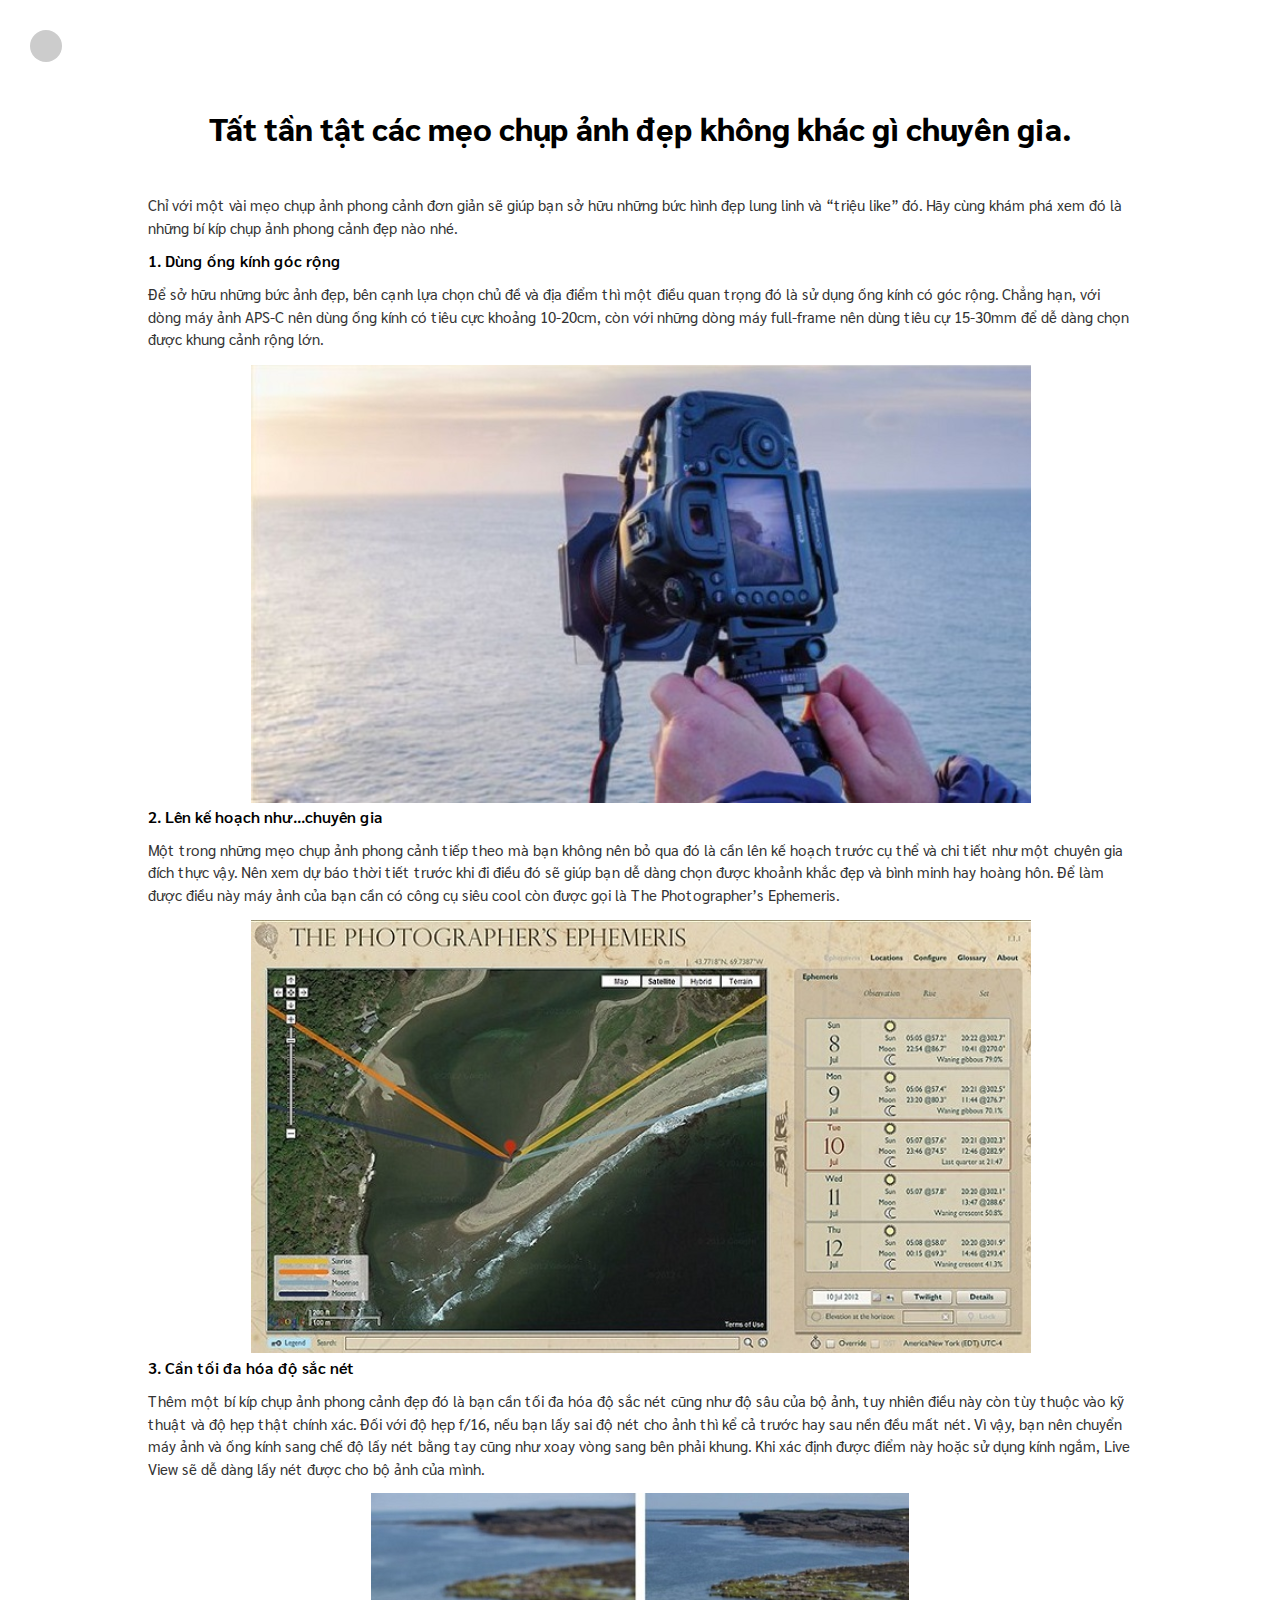
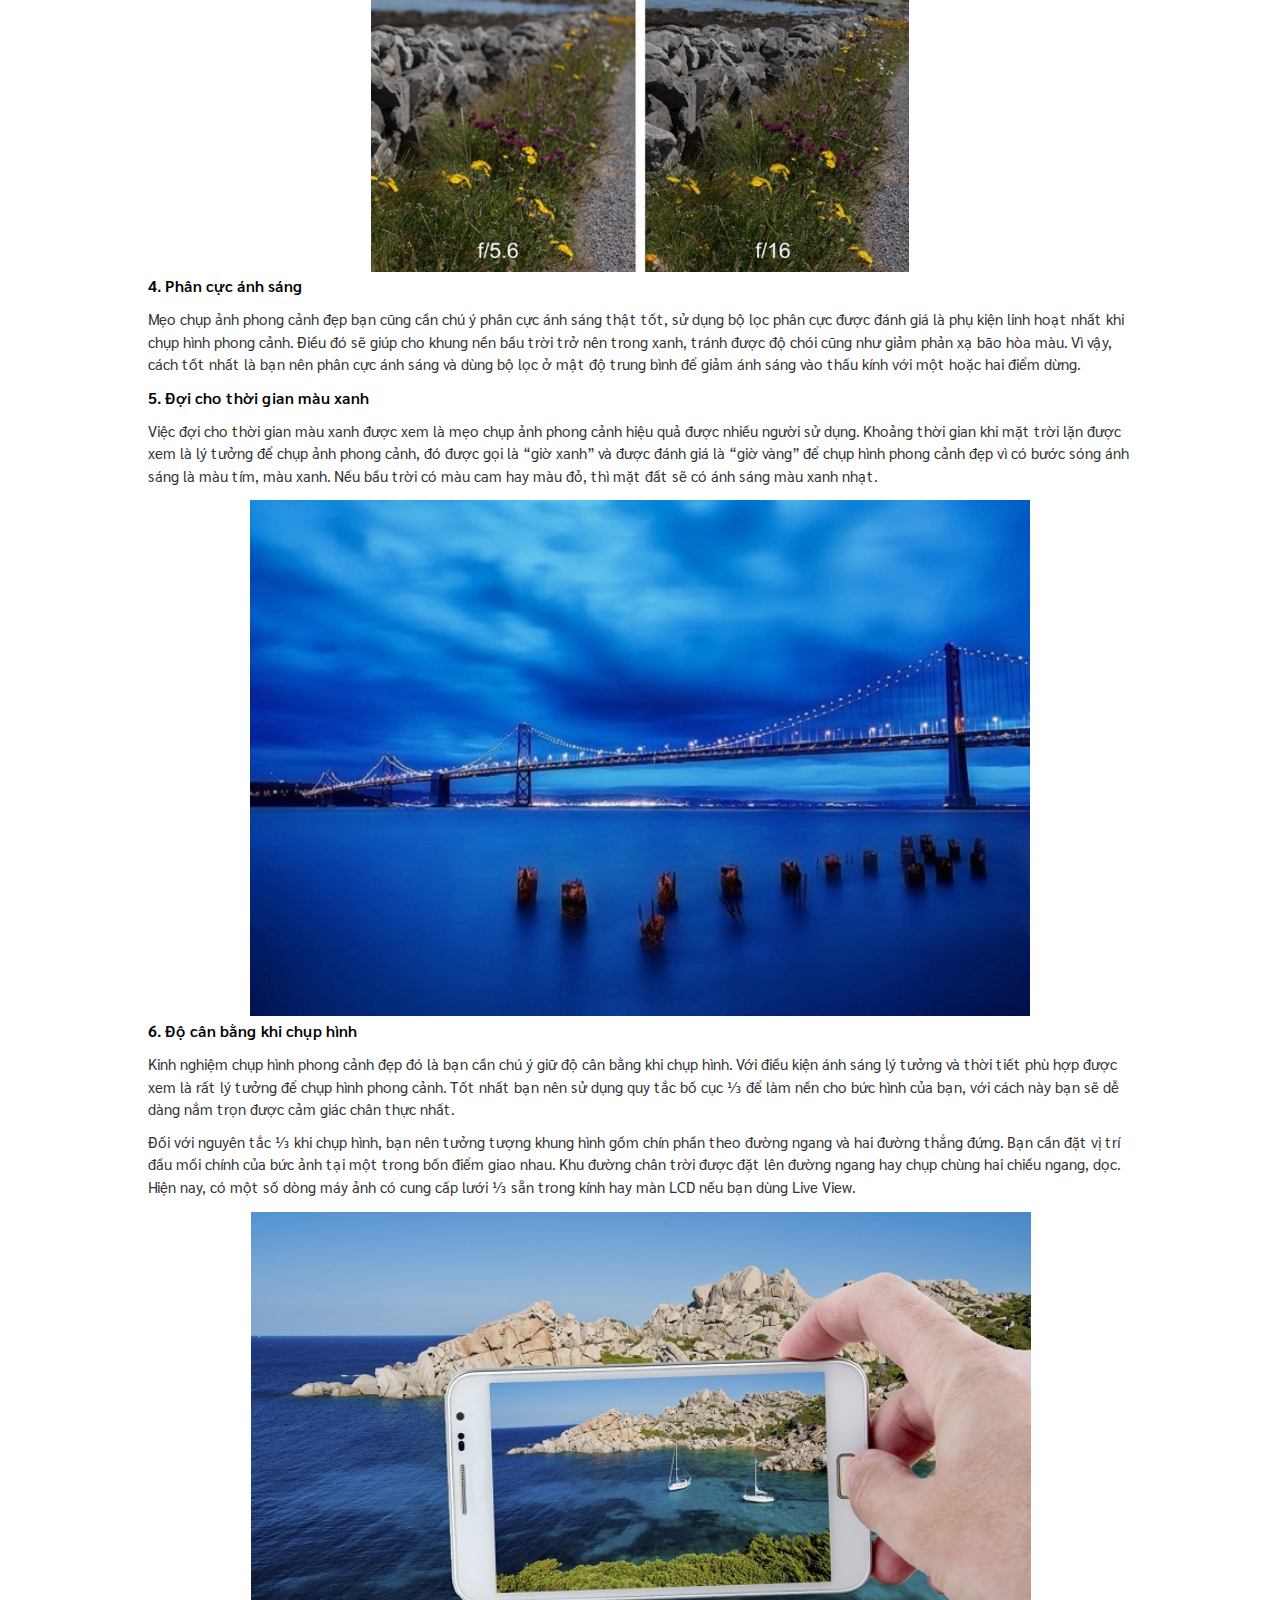
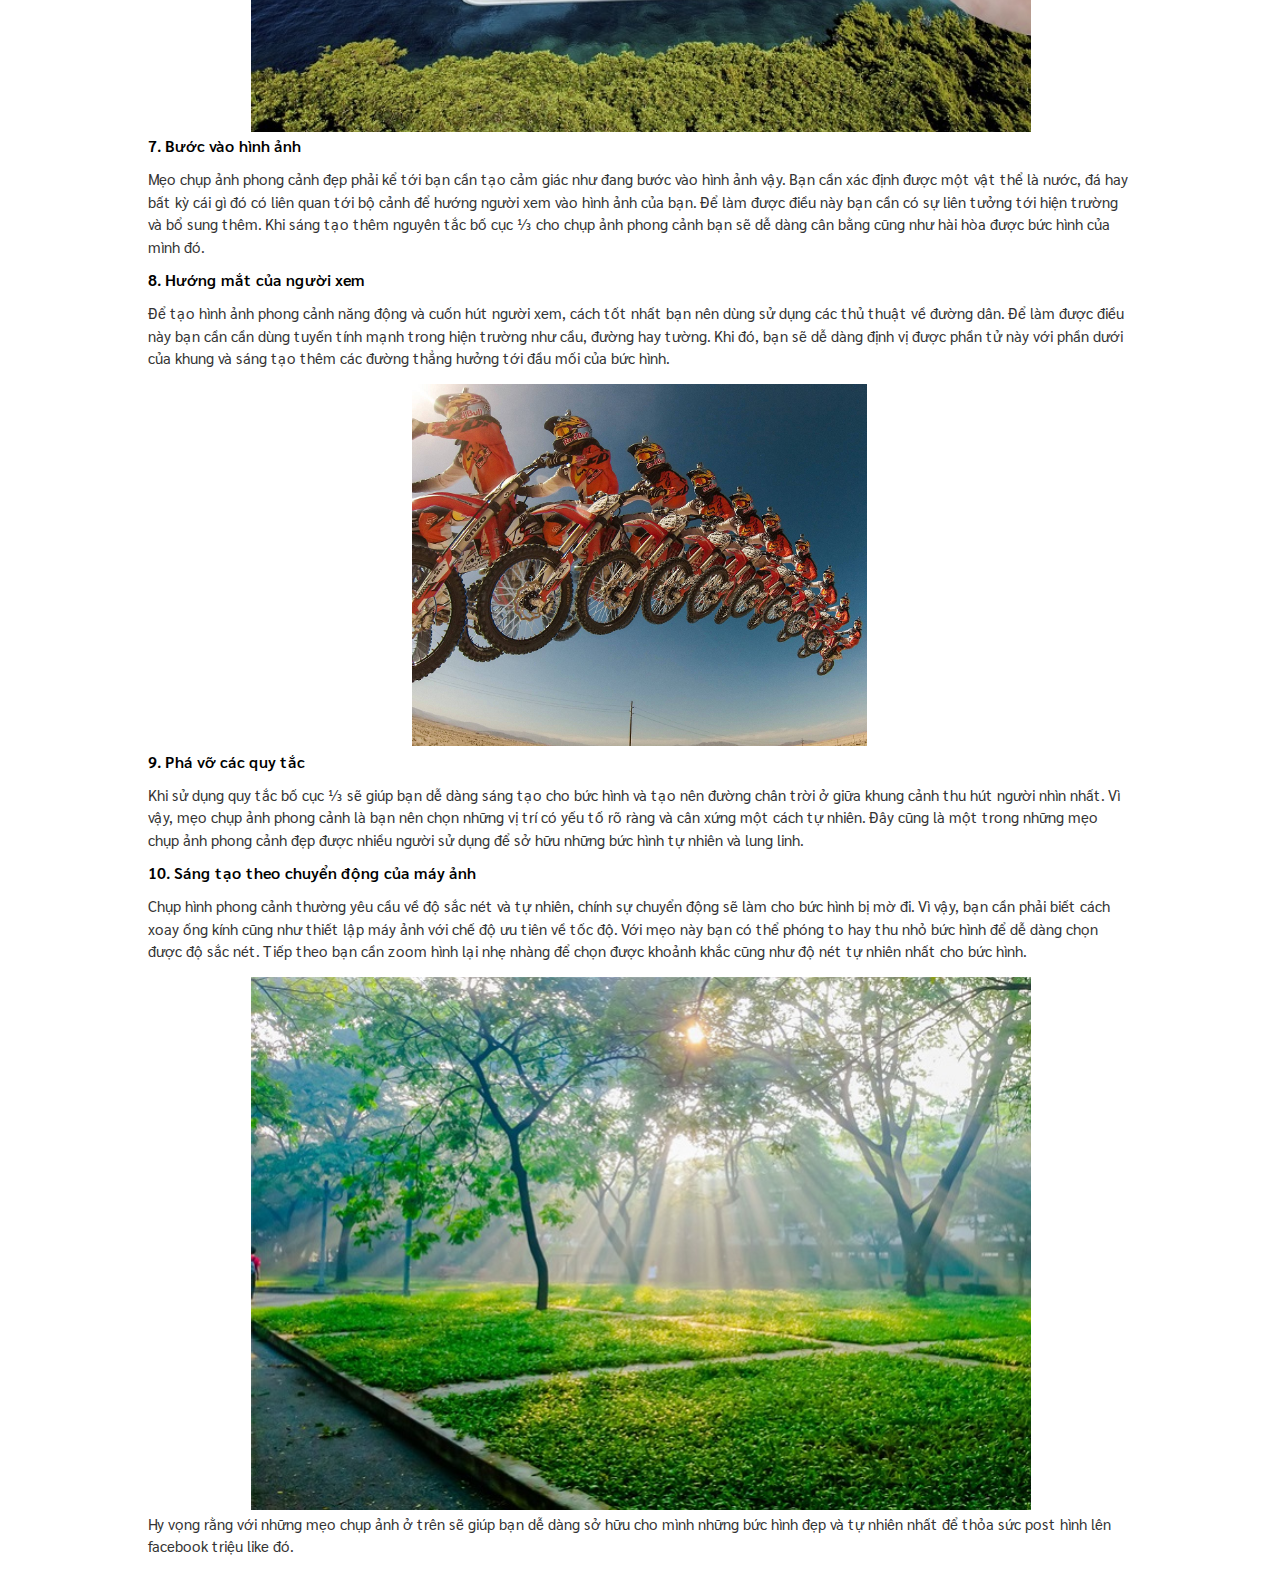
<file: pages/blogs4.html>
<!DOCTYPE html>
<html lang="en">

<head>
    <meta charset="UTF-8">
    <meta http-equiv="X-UA-Compatible" content="IE=edge">
    <meta name="viewport"
        content="width=device-width, initial-scale=1, maximum-scale=5, minimum-scale=1, viewport-fit=cover">
    <link rel="icon" type="image/x-icon" href="../public/images/favicon.ico">
    <title>Tất tần tật các mẹo chụp ảnh đẹp không khác gì chuyên gia</title>
    <link rel="stylesheet" href="../public/css/index.css">
    <!-- link font-awesome -->
    <link rel="stylesheet" href="https://cdnjs.cloudflare.com/ajax/libs/font-awesome/6.3.0/css/all.min.css"
        integrity="sha512-SzlrxWUlpfuzQ+pcUCosxcglQRNAq/DZjVsC0lE40xsADsfeQoEypE+enwcOiGjk/bSuGGKHEyjSoQ1zVisanQ=="
        crossorigin="anonymous" referrerpolicy="no-referrer" />
    <!-- ///// -->
    <link rel="stylesheet" href="https://maxcdn.bootstrapcdn.com/bootstrap/3.4.1/css/bootstrap.min.css">
    <script src="https://ajax.googleapis.com/ajax/libs/jquery/3.6.3/jquery.min.js"></script>
    <script src="https://maxcdn.bootstrapcdn.com/bootstrap/3.4.1/js/bootstrap.min.js"></script>
    <!-- link font -->
    <link rel="preconnect" href="https://fonts.googleapis.com">
    <link rel="preconnect" href="https://fonts.gstatic.com" crossorigin>
    <link href="https://fonts.googleapis.com/css2?family=Sarabun:wght@400;500;600;700&display=swap" rel="stylesheet">
    <!-- aos css -->
    <link rel="stylesheet" href="https://cdn.jsdelivr.net/npm/aos@2.3.4/dist/aos.css" />
    <script src="https://cdn.jsdelivr.net/npm/aos@2.3.4/dist/aos.js"></script>
    <!-- w3s css -->
    <link rel="stylesheet" href="https://www.w3schools.com/w3css/4/w3.css">
</head>

<body>
    <div>
        <button class="product-page-back">
            <a href="../index.html#blogs">
                <i class="fa-solid fa-arrow-left"></i>
            </a>
        </button>
    </div>
    <div class="blog-container">

        <div class="blogs-title">
            Tất tần tật các mẹo chụp ảnh đẹp không khác gì chuyên gia.
        </div>
        <div>
            <p>
                Chỉ với một vài mẹo chụp ảnh phong cảnh đơn giản sẽ giúp bạn sở hữu những bức hình đẹp lung linh và
                “triệu like” đó. Hãy
                cùng khám phá xem đó là những bí kíp chụp ảnh phong cảnh đẹp nào nhé.

            </p>
            <p class="blogs-title-text">
                1. Dùng ống kính góc rộng
            </p>
            <p>
                Để sở hữu những bức ảnh đẹp, bên cạnh lựa chọn chủ đề và địa điểm thì một điều quan trọng đó là sử dụng
                ống kính có góc
                rộng. Chẳng hạn, với dòng máy ảnh APS-C nên dùng ống kính có tiêu cực khoảng 10-20cm, còn với những dòng
                máy full-frame
                nên dùng tiêu cự 15-30mm để dễ dàng chọn được khung cảnh rộng lớn.
            </p>

            <div class="img-blogs">
                <img src="../public/images/blog41.png" alt="img" />
            </div>
            <p class="blogs-title-text">
                2. Lên kế hoạch như...chuyên gia
            </p>
            <p>
                Một trong những mẹo chụp ảnh phong cảnh tiếp theo mà bạn không nên bỏ qua đó là cần lên kế hoạch trước
                cụ thể và chi
                tiết như một chuyên gia đích thực vậy. Nên xem dự báo thời tiết trước khi đi điều đó sẽ giúp bạn dễ dàng
                chọn được
                khoảnh khắc đẹp và bình minh hay hoàng hôn. Để làm được điều này máy ảnh của bạn cần có công cụ siêu
                cool còn được gọi
                là The Photographer’s Ephemeris.

            </p>
            <div class="img-blogs">
                <img src="../public/images/blog42.png" alt="img" />
            </div>
            <p class="blogs-title-text">
                3. Cần tối đa hóa độ sắc nét
            </p>
            <p>
                Thêm một bí kíp chụp ảnh phong cảnh đẹp đó là bạn cần tối đa hóa độ sắc nét cũng như độ sâu của bộ ảnh,
                tuy nhiên điều
                này còn tùy thuộc vào kỹ thuật và độ hẹp thật chính xác. Đối với độ hẹp f/16, nếu bạn lấy sai độ nét cho
                ảnh thì kể cả
                trước hay sau nền đều mất nét. Vì vậy, bạn nên chuyển máy ảnh và ống kính sang chế độ lấy nét bằng tay
                cũng như xoay
                vòng sang bên phải khung. Khi xác định được điểm này hoặc sử dụng kính ngắm, Live View sẽ dễ dàng lấy
                nét được cho bộ
                ảnh của mình.
            </p>
            <div class="img-blogs">
                <img src="../public/images/blog43.png" alt="img" />
            </div>
            <p class="blogs-title-text">
                4. Phân cực ánh sáng
            </p>
            <p>
                Mẹo chụp ảnh phong cảnh đẹp bạn cũng cần chú ý phân cực ánh sáng thật tốt, sử dụng bộ lọc phân cực được
                đánh giá là phụ
                kiện linh hoạt nhất khi chụp hình phong cảnh. Điều đó sẽ giúp cho khung nền bầu trời trở nên trong xanh,
                tránh được độ
                chói cũng như giảm phản xạ bão hòa màu. Vì vậy, cách tốt nhất là bạn nên phân cực ánh sáng và dùng bộ
                lọc ở mật độ trung
                bình để giảm ánh sáng vào thấu kính với một hoặc hai điểm dừng.
            </p>
            <p class="blogs-title-text">
                5. Đợi cho thời gian màu xanh
            </p>
            <p>
                Việc đợi cho thời gian màu xanh được xem là mẹo chụp ảnh phong cảnh hiệu quả được nhiều người sử dụng.
                Khoảng thời gian
                khi mặt trời lặn được xem là lý tưởng để chụp ảnh phong cảnh, đó được gọi là “giờ xanh” và được đánh giá
                là “giờ vàng”
                để chụp hình phong cảnh đẹp vì có bước sóng ánh sáng là màu tím, màu xanh. Nếu bầu trời có màu cam hay
                màu đỏ, thì mặt
                đất sẽ có ánh sáng màu xanh nhạt.
            </p>
            <div class="img-blogs">
                <img src="../public/images/blog44.png" alt="img" />
            </div>
            <p class="blogs-title-text">
                6. Độ cân bằng khi chụp hình
            </p>
            <p>
                Kinh nghiệm chụp hình phong cảnh đẹp đó là bạn cần chú ý giữ độ cân bằng khi chụp hình. Với điều kiện
                ánh sáng lý tưởng
                và thời tiết phù hợp được xem là rất lý tưởng để chụp hình phong cảnh. Tốt nhất bạn nên sử dụng quy tắc
                bố cục ⅓ để làm
                nền cho bức hình của bạn, với cách này bạn sẽ dễ dàng nắm trọn được cảm giác chân thực nhất.
            </p>
            <p>
                Đối với nguyên tắc ⅓ khi chụp hình, bạn nên tưởng tượng khung hình gồm chín phần theo đường ngang và hai
                đường thẳng
                đứng. Bạn cần đặt vị trí đầu mối chính của bức ảnh tại một trong bốn điểm giao nhau. Khu đường chân trời
                được đặt lên
                đường ngang hay chụp chùng hai chiều ngang, dọc. Hiện nay, có một số dòng máy ảnh có cung cấp lưới ⅓ sẵn
                trong kính hay
                màn LCD nếu bạn dùng Live View.

            </p>
            <div class="img-blogs">
                <img src="../public/images/blog45.png" alt="img" />
            </div>
            <p class="blogs-title-text">
                7. Bước vào hình ảnh
            </p>
            <p>
                Mẹo chụp ảnh phong cảnh đẹp phải kể tới bạn cần tạo cảm giác như đang bước vào hình ảnh vậy. Bạn cần xác
                định được một
                vật thể là nước, đá hay bất kỳ cái gì đó có liên quan tới bộ cảnh để hướng người xem vào hình ảnh của
                bạn. Để làm được
                điều này bạn cần có sự liên tưởng tới hiện trường và bổ sung thêm. Khi sáng tạo thêm nguyên tắc bố cục ⅓
                cho chụp ảnh
                phong cảnh bạn sẽ dễ dàng cân bằng cũng như hài hòa được bức hình của mình đó.
            </p>
            <p class="blogs-title-text">
                8. Hướng mắt của người xem
            </p>
            <p>
                Để tạo hình ảnh phong cảnh năng động và cuốn hút người xem, cách tốt nhất bạn nên dùng sử dụng các thủ
                thuật về đường
                dân. Để làm được điều này bạn cần cần dùng tuyến tính mạnh trong hiện trường như cầu, đường hay tường.
                Khi đó, bạn sẽ dễ
                dàng định vị được phần tử này với phần dưới của khung và sáng tạo thêm các đường thẳng hưởng tới đầu mối
                của bức hình.

            </p>
            <div class="img-blogs">
                <img src="../public/images/blog46.png" alt="img" />
            </div>
            <p class="blogs-title-text">
                9. Phá vỡ các quy tắc
            </p>
            <p>
                Khi sử dụng quy tắc bố cục ⅓ sẽ giúp bạn dễ dàng sáng tạo cho bức hình và tạo nên đường chân trời ở giữa
                khung cảnh thu
                hút người nhìn nhất. Vì vậy, mẹo chụp ảnh phong cảnh là bạn nên chọn những vị trí có yếu tố rõ ràng và
                cân xứng một cách
                tự nhiên. Đây cũng là một trong những mẹo chụp ảnh phong cảnh đẹp được nhiều người sử dụng để sở hữu
                những bức hình tự
                nhiên và lung linh.
            </p>
            <p class="blogs-title-text">
                10. Sáng tạo theo chuyển động của máy ảnh
            </p>
            <p>
                Chụp hình phong cảnh thường yêu cầu về độ sắc nét và tự nhiên, chính sự chuyển động sẽ làm cho bức hình
                bị mờ đi. Vì
                vậy, bạn cần phải biết cách xoay ống kính cũng như thiết lập máy ảnh với chế độ ưu tiên về tốc độ. Với
                mẹo này bạn có
                thể phóng to hay thu nhỏ bức hình để dễ dàng chọn được độ sắc nét. Tiếp theo bạn cần zoom hình lại nhẹ
                nhàng để chọn
                được khoảnh khắc cũng như độ nét tự nhiên nhất cho bức hình.
            </p>
            <div class="img-blogs">
                <img src="../public/images/blog47.png" alt="img" />
            </div>
            <p>
                Hy vọng rằng với những mẹo chụp ảnh ở trên sẽ giúp bạn dễ dàng sở hữu cho mình những bức hình đẹp và tự
                nhiên nhất để
                thỏa sức post hình lên facebook triệu like đó.
            </p>
        </div>
    </div>
</body>

</html>
</file>
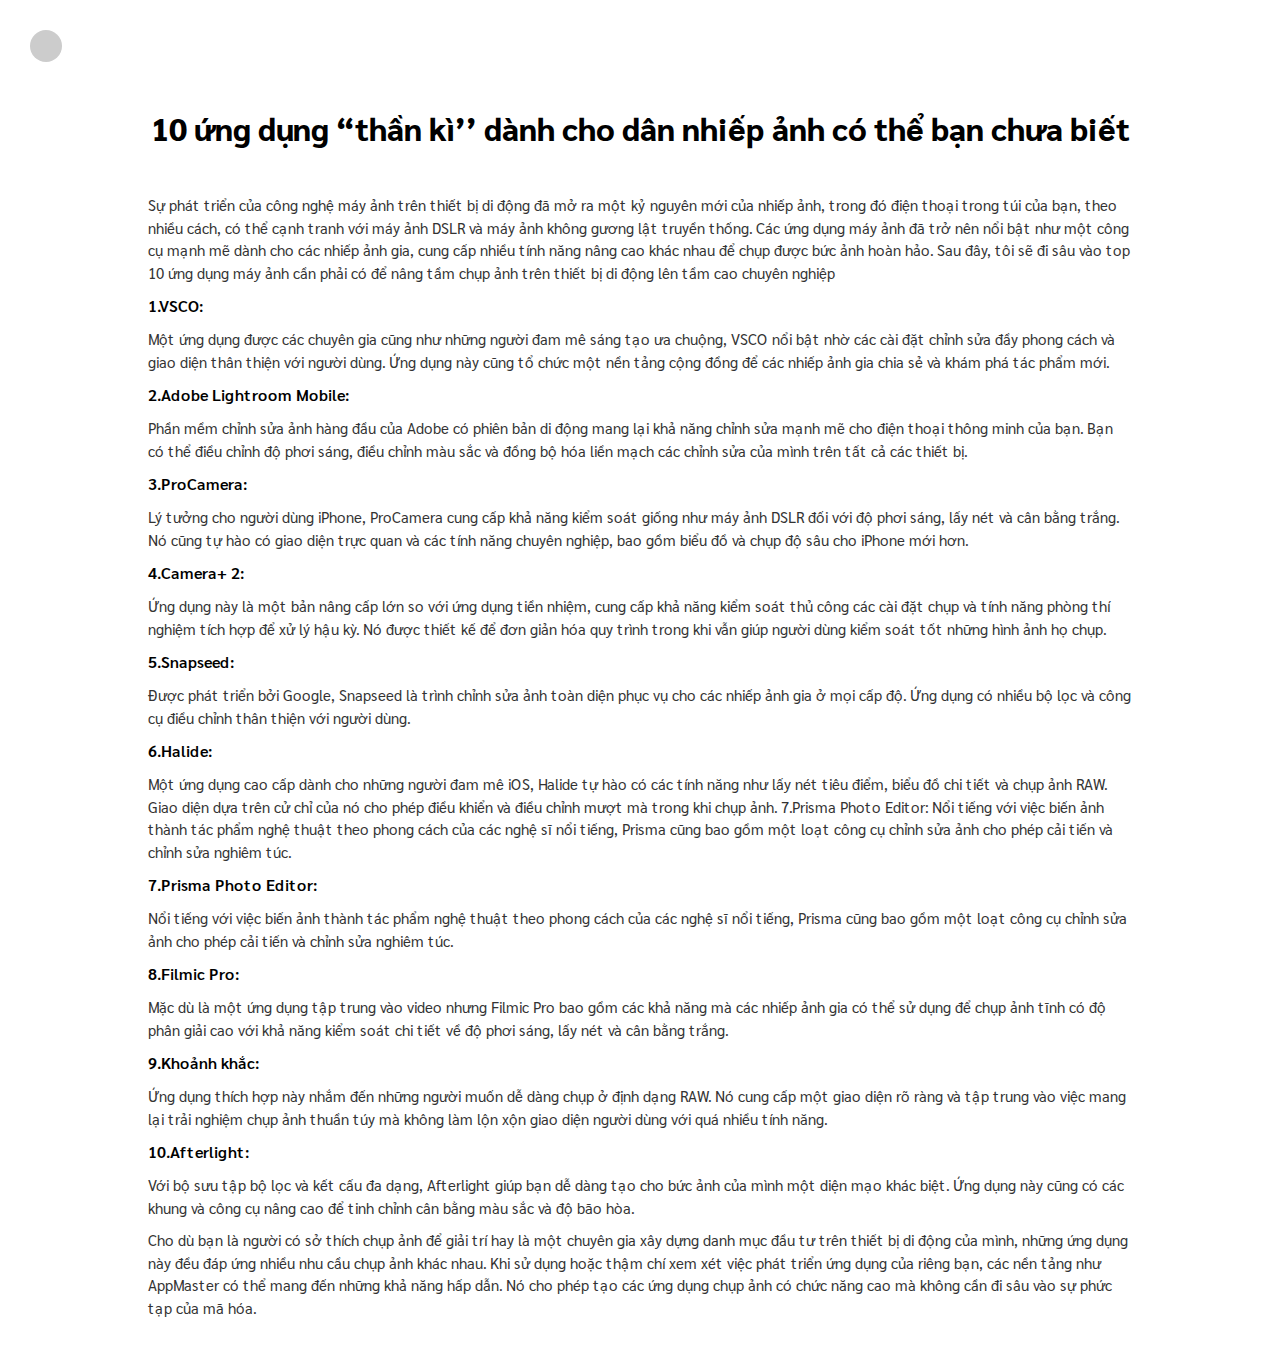
<file: pages/blogs5.html>
<!DOCTYPE html>
<html lang="en">

<head>
    <meta charset="UTF-8">
    <meta http-equiv="X-UA-Compatible" content="IE=edge">
    <meta name="viewport"
        content="width=device-width, initial-scale=1, maximum-scale=5, minimum-scale=1, viewport-fit=cover">
    <link rel="icon" type="image/x-icon" href="../public/images/favicon.ico">
    <title>10 ứng dụng “thần kì’’ dành cho dân nhiếp ảnh có thể bạn chưa biết</title>
    <link rel="stylesheet" href="../public/css/index.css">
    <!-- link font-awesome -->
    <link rel="stylesheet" href="https://cdnjs.cloudflare.com/ajax/libs/font-awesome/6.3.0/css/all.min.css"
        integrity="sha512-SzlrxWUlpfuzQ+pcUCosxcglQRNAq/DZjVsC0lE40xsADsfeQoEypE+enwcOiGjk/bSuGGKHEyjSoQ1zVisanQ=="
        crossorigin="anonymous" referrerpolicy="no-referrer" />
    <!-- ///// -->
    <link rel="stylesheet" href="https://maxcdn.bootstrapcdn.com/bootstrap/3.4.1/css/bootstrap.min.css">
    <script src="https://ajax.googleapis.com/ajax/libs/jquery/3.6.3/jquery.min.js"></script>
    <script src="https://maxcdn.bootstrapcdn.com/bootstrap/3.4.1/js/bootstrap.min.js"></script>
    <!-- link font -->
    <link rel="preconnect" href="https://fonts.googleapis.com">
    <link rel="preconnect" href="https://fonts.gstatic.com" crossorigin>
    <link href="https://fonts.googleapis.com/css2?family=Sarabun:wght@400;500;600;700&display=swap" rel="stylesheet">
    <!-- aos css -->
    <link rel="stylesheet" href="https://cdn.jsdelivr.net/npm/aos@2.3.4/dist/aos.css" />
    <script src="https://cdn.jsdelivr.net/npm/aos@2.3.4/dist/aos.js"></script>
    <!-- w3s css -->
    <link rel="stylesheet" href="https://www.w3schools.com/w3css/4/w3.css">
</head>

<body>
    <div>
        <button class="product-page-back">
            <a href="../index.html#blogs">
                <i class="fa-solid fa-arrow-left"></i>
            </a>
        </button>
    </div>
    <div class="blog-container">

        <div class="blogs-title">
            10 ứng dụng “thần kì’’ dành cho dân nhiếp ảnh có thể bạn chưa biết
        </div>
        <div>
            <p>Sự phát triển của công nghệ máy ảnh trên thiết bị di động đã mở ra một kỷ nguyên mới của nhiếp ảnh, trong
                đó điện thoại
                trong túi của bạn, theo nhiều cách, có thể cạnh tranh với máy ảnh DSLR và máy ảnh không gương lật truyền
                thống. Các ứng
                dụng máy ảnh đã trở nên nổi bật như một công cụ mạnh mẽ dành cho các nhiếp ảnh gia, cung cấp nhiều tính
                năng nâng cao
                khác nhau để chụp được bức ảnh hoàn hảo. Sau đây, tôi sẽ đi sâu vào top 10 ứng dụng máy ảnh cần phải có
                để nâng tầm chụp
                ảnh trên thiết bị di động lên tầm cao chuyên nghiệp</p>
            <p class="blogs-title-text">
                1.VSCO:
            </p>
            <p>Một ứng dụng được các chuyên gia cũng như những người đam mê sáng tạo ưa chuộng, VSCO nổi bật nhờ các cài
                đặt chỉnh sửa
                đầy phong cách và giao diện thân thiện với người dùng. Ứng dụng này cũng tổ chức một nền tảng cộng đồng
                để các nhiếp ảnh
                gia chia sẻ và khám phá tác phẩm mới.</p>
            <p class="blogs-title-text">
                2.Adobe Lightroom Mobile:
            </p>
            <p>
                Phần mềm chỉnh sửa ảnh hàng đầu của Adobe có phiên bản di động mang lại khả năng chỉnh sửa mạnh mẽ cho
                điện thoại thông
                minh của bạn. Bạn có thể điều chỉnh độ phơi sáng, điều chỉnh màu sắc và đồng bộ hóa liền mạch các chỉnh
                sửa của mình
                trên tất cả các thiết bị.
            </p>
            <p class="blogs-title-text">
                3.ProCamera:
            </p>
            <p>
                Lý tưởng cho người dùng iPhone, ProCamera cung cấp khả năng kiểm soát giống như máy ảnh DSLR đối với độ
                phơi sáng, lấy
                nét và cân bằng trắng. Nó cũng tự hào có giao diện trực quan và các tính năng chuyên nghiệp, bao gồm
                biểu đồ và chụp độ
                sâu cho iPhone mới hơn.
            </p>
            <p class="blogs-title-text">
                4.Camera+ 2:
            </p>
            <p>
                Ứng dụng này là một bản nâng cấp lớn so với ứng dụng tiền nhiệm, cung cấp khả năng kiểm soát thủ công
                các cài đặt chụp
                và tính năng phòng thí nghiệm tích hợp để xử lý hậu kỳ. Nó được thiết kế để đơn giản hóa quy trình trong
                khi vẫn giúp
                người dùng kiểm soát tốt những hình ảnh họ chụp.
            </p>
            <p class="blogs-title-text">
                5.Snapseed:
            </p>
            <p>
                Được phát triển bởi Google, Snapseed là trình chỉnh sửa ảnh toàn diện phục vụ cho các nhiếp ảnh gia ở
                mọi cấp độ. Ứng
                dụng có nhiều bộ lọc và công cụ điều chỉnh thân thiện với người dùng.
            </p>
            <p class="blogs-title-text">
                6.Halide:
            </p>
            <p>
                Một ứng dụng cao cấp dành cho những người đam mê iOS, Halide tự hào có các tính năng như lấy nét tiêu
                điểm, biểu đồ chi
                tiết và chụp ảnh RAW. Giao diện dựa trên cử chỉ của nó cho phép điều khiển và điều chỉnh mượt mà trong
                khi chụp ảnh.
                7.Prisma Photo Editor: Nổi tiếng với việc biến ảnh thành tác phẩm nghệ thuật theo phong cách của các
                nghệ sĩ nổi tiếng,
                Prisma cũng bao gồm một loạt công cụ chỉnh sửa ảnh cho phép cải tiến và chỉnh sửa nghiêm túc.
            </p>
            <p class="blogs-title-text">
                7.Prisma Photo Editor:
            </p>
            <p>
                Nổi tiếng với việc biến ảnh thành tác phẩm nghệ thuật theo phong cách của các nghệ sĩ nổi tiếng, Prisma
                cũng bao gồm một
                loạt công cụ chỉnh sửa ảnh cho phép cải tiến và chỉnh sửa nghiêm túc.

            </p>
            <p class="blogs-title-text">
                8.Filmic Pro:
            </p>
            <p>
                Mặc dù là một ứng dụng tập trung vào video nhưng Filmic Pro bao gồm các khả năng mà các nhiếp ảnh gia có
                thể sử dụng để
                chụp ảnh tĩnh có độ phân giải cao với khả năng kiểm soát chi tiết về độ phơi sáng, lấy nét và cân bằng
                trắng.
            </p>
            <p class="blogs-title-text">
                9.Khoảnh khắc:
            </p>
            <p>
                Ứng dụng thích hợp này nhắm đến những người muốn dễ dàng chụp ở định dạng RAW. Nó cung cấp một giao diện
                rõ ràng và tập
                trung vào việc mang lại trải nghiệm chụp ảnh thuần túy mà không làm lộn xộn giao diện người dùng với quá
                nhiều tính
                năng.
            </p>
            <p class="blogs-title-text">
                10.Afterlight:
            </p>
            <p>
                Với bộ sưu tập bộ lọc và kết cấu đa dạng, Afterlight giúp bạn dễ dàng tạo cho bức ảnh của mình một diện
                mạo khác biệt.
                Ứng dụng này cũng có các khung và công cụ nâng cao để tinh chỉnh cân bằng màu sắc và độ bão hòa.
            </p>
            <p>
                Cho dù bạn là người có sở thích chụp ảnh để giải trí hay là một chuyên gia xây dựng danh mục đầu tư trên
                thiết bị di
                động của mình, những ứng dụng này đều đáp ứng nhiều nhu cầu chụp ảnh khác nhau. Khi sử dụng hoặc thậm
                chí xem xét việc
                phát triển ứng dụng của riêng bạn, các nền tảng như AppMaster có thể mang đến những khả năng hấp dẫn. Nó
                cho phép tạo
                các ứng dụng chụp ảnh có chức năng cao mà không cần đi sâu vào sự phức tạp của mã hóa.

            </p>

        </div>
    </div>
</body>

</html>
</file>
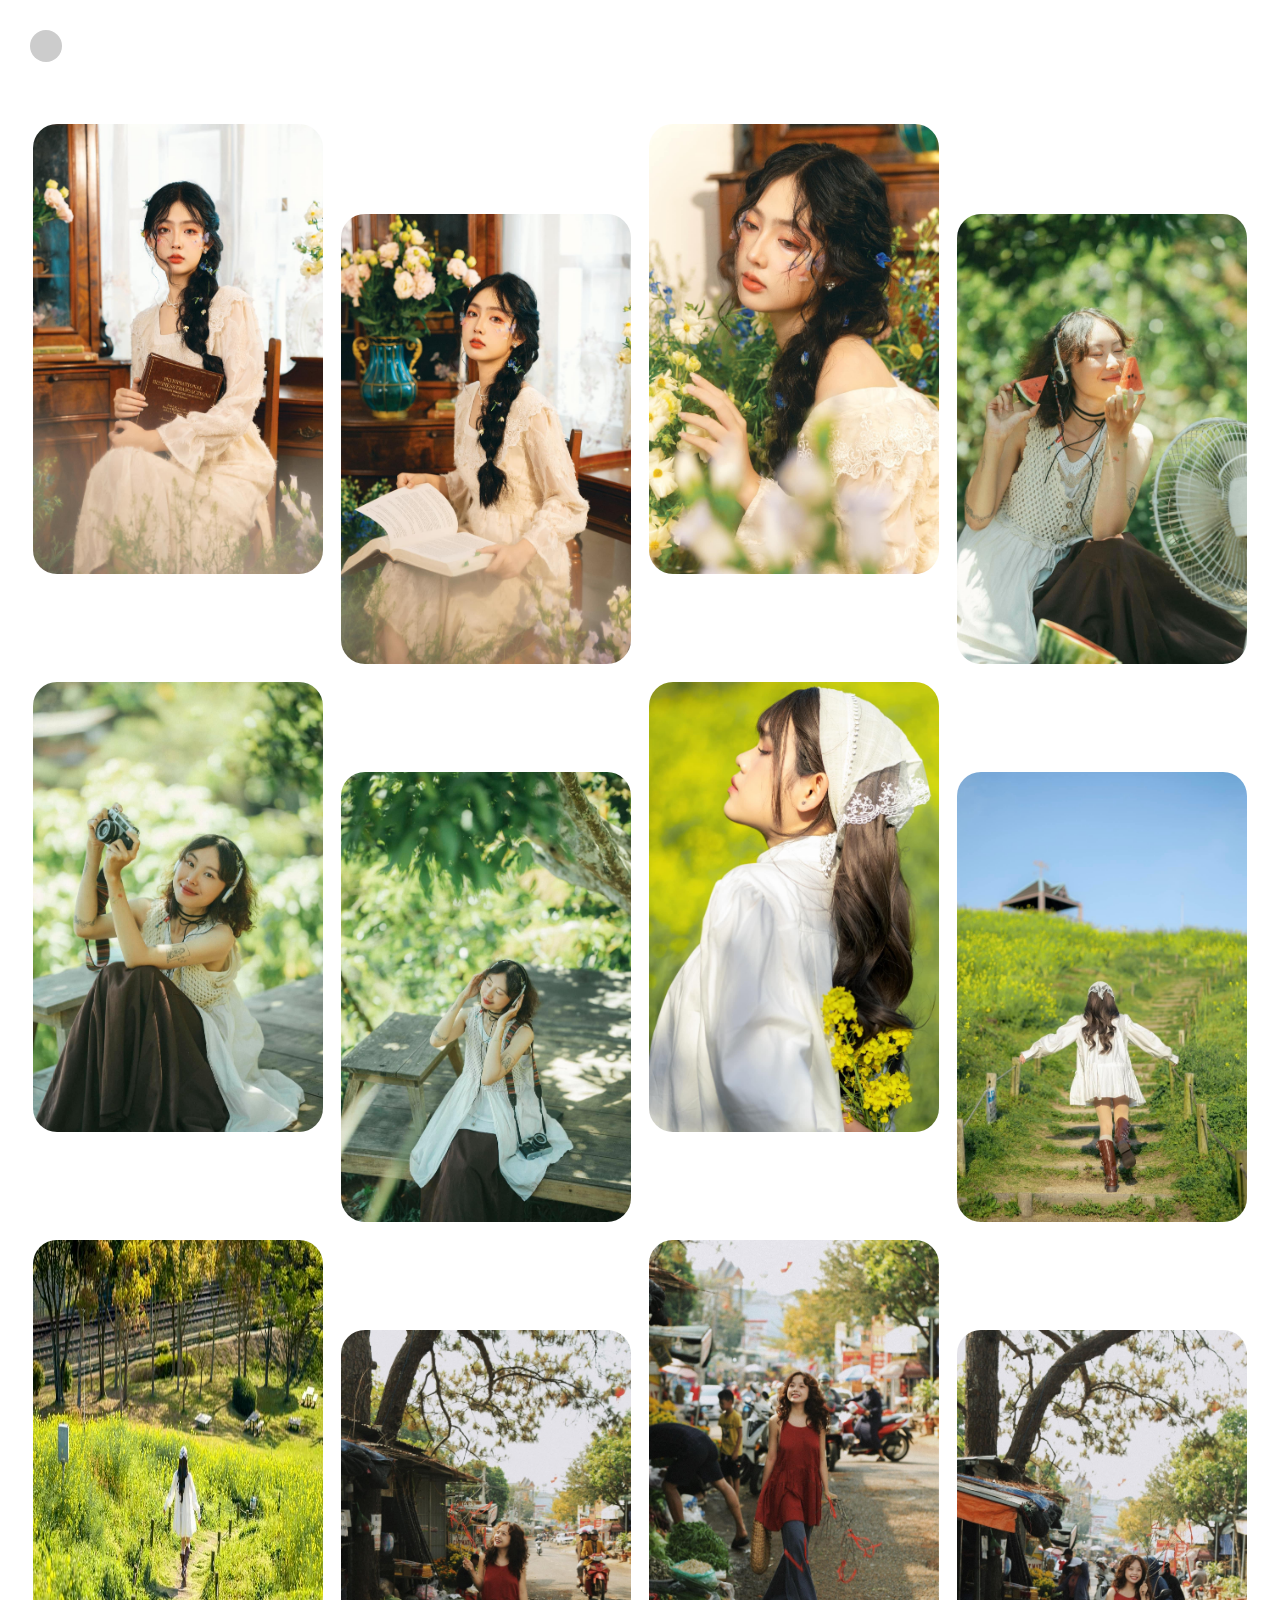
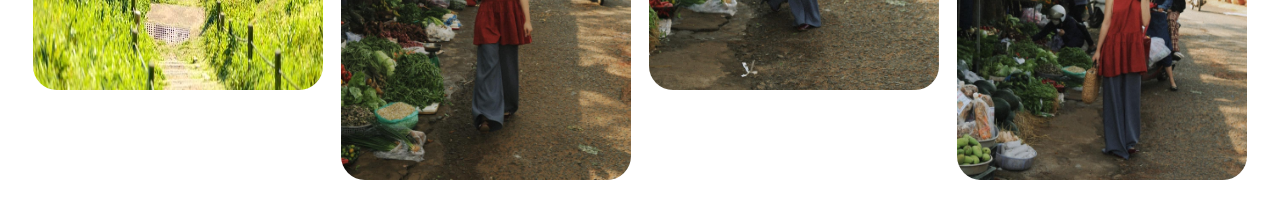
<file: pages/concept-photos.html>
<!DOCTYPE html>
<html lang="en">

<head>
    <meta charset="UTF-8">
    <meta http-equiv="X-UA-Compatible" content="IE=edge">
    <meta name="viewport"
        content="width=device-width, initial-scale=1, maximum-scale=5, minimum-scale=1, viewport-fit=cover">
    <link rel="icon" type="image/x-icon" href="../public/images/favicon.ico">
    <title>Diểm Quỳnh</title>
    <link rel="stylesheet" href="../public/css/index.css">
    <!-- link font-awesome -->
    <link rel="stylesheet" href="https://cdnjs.cloudflare.com/ajax/libs/font-awesome/6.3.0/css/all.min.css"
        integrity="sha512-SzlrxWUlpfuzQ+pcUCosxcglQRNAq/DZjVsC0lE40xsADsfeQoEypE+enwcOiGjk/bSuGGKHEyjSoQ1zVisanQ=="
        crossorigin="anonymous" referrerpolicy="no-referrer" />
    <!-- ///// -->
    <link rel="stylesheet" href="https://maxcdn.bootstrapcdn.com/bootstrap/3.4.1/css/bootstrap.min.css">
    <script src="https://ajax.googleapis.com/ajax/libs/jquery/3.6.3/jquery.min.js"></script>
    <script src="https://maxcdn.bootstrapcdn.com/bootstrap/3.4.1/js/bootstrap.min.js"></script>
    <!-- link font -->
    <link rel="preconnect" href="https://fonts.googleapis.com">
    <link rel="preconnect" href="https://fonts.gstatic.com" crossorigin>
    <link href="https://fonts.googleapis.com/css2?family=Sarabun:wght@400;500;600;700&display=swap" rel="stylesheet">
    <!-- aos css -->
    <link rel="stylesheet" href="https://cdn.jsdelivr.net/npm/aos@2.3.4/dist/aos.css" />
    <script src="https://cdn.jsdelivr.net/npm/aos@2.3.4/dist/aos.js"></script>
    <!-- w3s css -->
    <link rel="stylesheet" href="https://www.w3schools.com/w3css/4/w3.css">
</head>

<body>
    <div class="product-page">
        <button class="product-page-back">
            <a href="../index.html#products">
                <i class="fa-solid fa-arrow-left"></i>
            </a>
        </button>
        <div class="product-page-container">
            <div class="product-page-card">
                <div class="product-page-item">
                    <img src="../public/images/ConceptPhotos/IMG_9363.JPG" />
                </div>
                <div class="product-page-item-log">
                    <img src="../public/images/ConceptPhotos/IMG_9364.JPG" />
                </div>
                <div class="product-page-item">
                    <img src="../public/images/ConceptPhotos/IMG_9369.JPG" />
                </div>
                <div class="product-page-item-log">
                    <img src="../public/images/ConceptPhotos/IMG_9412.JPG" />
                </div>
                <div class="product-page-item">
                    <img src="../public/images/ConceptPhotos/IMG_9421.JPG" />
                </div>
                <div class="product-page-item-log">
                    <img src="../public/images/ConceptPhotos/IMG_9423.JPG" />
                </div>
                <div class="product-page-item">
                    <img src="../public/images/ConceptPhotos/IMG_9438.JPG" />
                </div>
                <div class="product-page-item-log">
                    <img src="../public/images/ConceptPhotos/IMG_9440.JPG" />
                </div>
                <div class="product-page-item">
                    <img src="../public/images/ConceptPhotos/IMG_9441.JPG" />
                </div>
                <div class="product-page-item-log">
                    <img src="../public/images/ConceptPhotos/IMG_9463.JPG" />
                </div>
                <div class="product-page-item">
                    <img src="../public/images/ConceptPhotos/IMG_9465.JPG" />
                </div>
                <div class="product-page-item-log">
                    <img src="../public/images/ConceptPhotos/IMG_9466.JPG" />
                </div>
            </div>
        </div>
    </div>
</body>

</html>
</file>
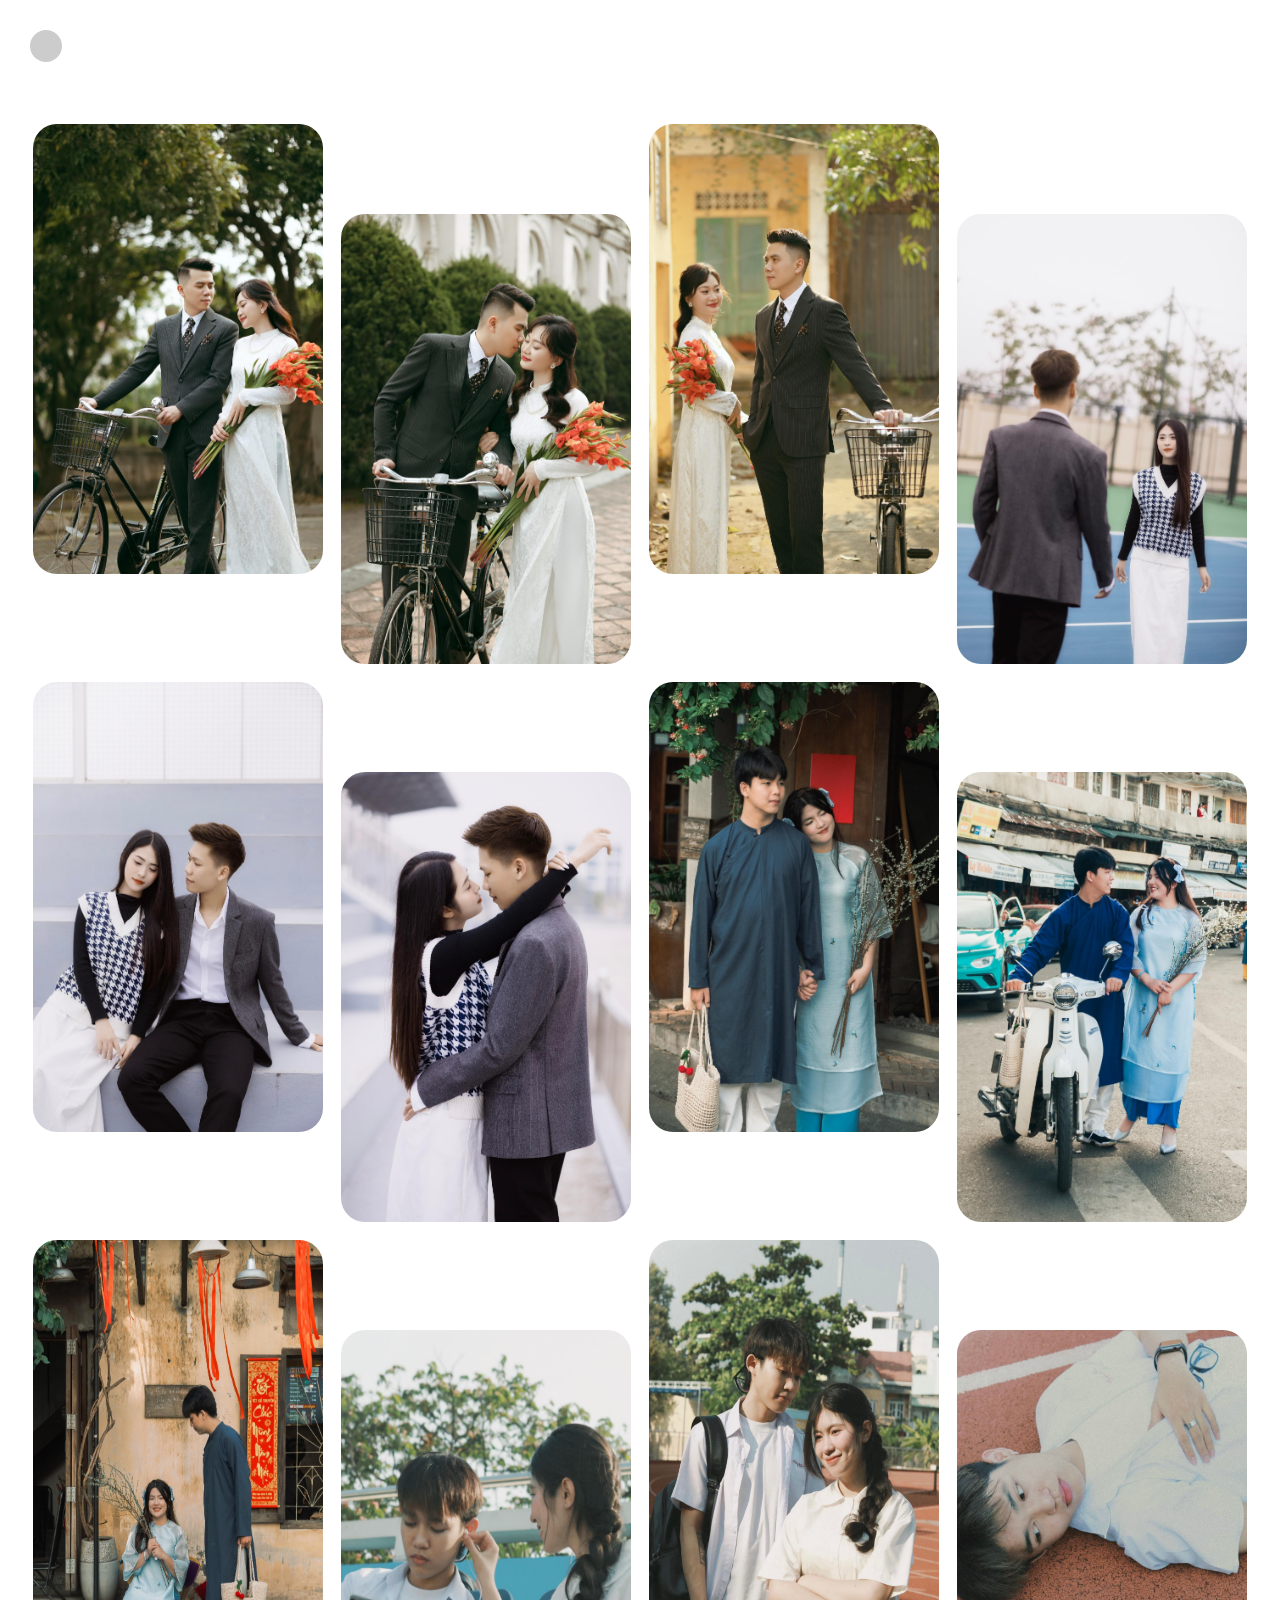
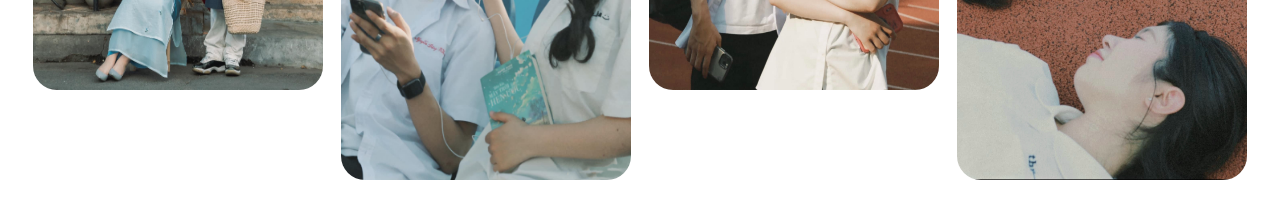
<file: pages/couple-photos.html>
<!DOCTYPE html>
<html lang="en">

<head>
    <meta charset="UTF-8">
    <meta http-equiv="X-UA-Compatible" content="IE=edge">
    <meta name="viewport"
        content="width=device-width, initial-scale=1, maximum-scale=5, minimum-scale=1, viewport-fit=cover">
    <link rel="icon" type="image/x-icon" href="../public/images/favicon.ico">
    <title>Diểm Quỳnh</title>
    <link rel="stylesheet" href="../public/css/index.css">
    <!-- link font-awesome -->
    <link rel="stylesheet" href="https://cdnjs.cloudflare.com/ajax/libs/font-awesome/6.3.0/css/all.min.css"
        integrity="sha512-SzlrxWUlpfuzQ+pcUCosxcglQRNAq/DZjVsC0lE40xsADsfeQoEypE+enwcOiGjk/bSuGGKHEyjSoQ1zVisanQ=="
        crossorigin="anonymous" referrerpolicy="no-referrer" />
    <!-- ///// -->
    <link rel="stylesheet" href="https://maxcdn.bootstrapcdn.com/bootstrap/3.4.1/css/bootstrap.min.css">
    <script src="https://ajax.googleapis.com/ajax/libs/jquery/3.6.3/jquery.min.js"></script>
    <script src="https://maxcdn.bootstrapcdn.com/bootstrap/3.4.1/js/bootstrap.min.js"></script>
    <!-- link font -->
    <link rel="preconnect" href="https://fonts.googleapis.com">
    <link rel="preconnect" href="https://fonts.gstatic.com" crossorigin>
    <link href="https://fonts.googleapis.com/css2?family=Sarabun:wght@400;500;600;700&display=swap" rel="stylesheet">
    <!-- aos css -->
    <link rel="stylesheet" href="https://cdn.jsdelivr.net/npm/aos@2.3.4/dist/aos.css" />
    <script src="https://cdn.jsdelivr.net/npm/aos@2.3.4/dist/aos.js"></script>
    <!-- w3s css -->
    <link rel="stylesheet" href="https://www.w3schools.com/w3css/4/w3.css">
</head>

<body>
    <div class="product-page">
        <button class="product-page-back">
            <a href="../index.html#products">
                <i class="fa-solid fa-arrow-left"></i>
            </a>
        </button>
        <div class="product-page-container">
            <div class="product-page-card">
                <div class="product-page-item">
                    <img src="../public/images/CouplePhotos/IMG_9491.JPG" />
                </div>
                <div class="product-page-item-log">
                    <img src="../public/images/CouplePhotos/IMG_9492.JPG" />
                </div>
                <div class="product-page-item">
                    <img src="../public/images/CouplePhotos/IMG_9493.JPG" />
                </div>
                <div class="product-page-item-log">
                    <img src="../public/images/CouplePhotos/IMG_9516.JPG" />
                </div>
                <div class="product-page-item">
                    <img src="../public/images/CouplePhotos/IMG_9518.JPG" />
                </div>
                <div class="product-page-item-log">
                    <img src="../public/images/CouplePhotos/IMG_9519.JPG" />
                </div>
                <div class="product-page-item">
                    <img src="../public/images/CouplePhotos/IMG_9521.JPG" />
                </div>
                <div class="product-page-item-log">
                    <img src="../public/images/CouplePhotos/IMG_9522.JPG" />
                </div>
                <div class="product-page-item">
                    <img src="../public/images/CouplePhotos/IMG_9523.JPG" />
                </div>
                <div class="product-page-item-log">
                    <img src="../public/images/CouplePhotos/IMG_9524.JPG" />
                </div>
                <div class="product-page-item">
                    <img src="../public/images/CouplePhotos/IMG_9525.PNG" />
                </div>
                <div class="product-page-item-log">
                    <img src="../public/images/CouplePhotos/IMG_9526.PNG" />
                </div>
            </div>
        </div>
    </div>
</body>

</html>
</file>
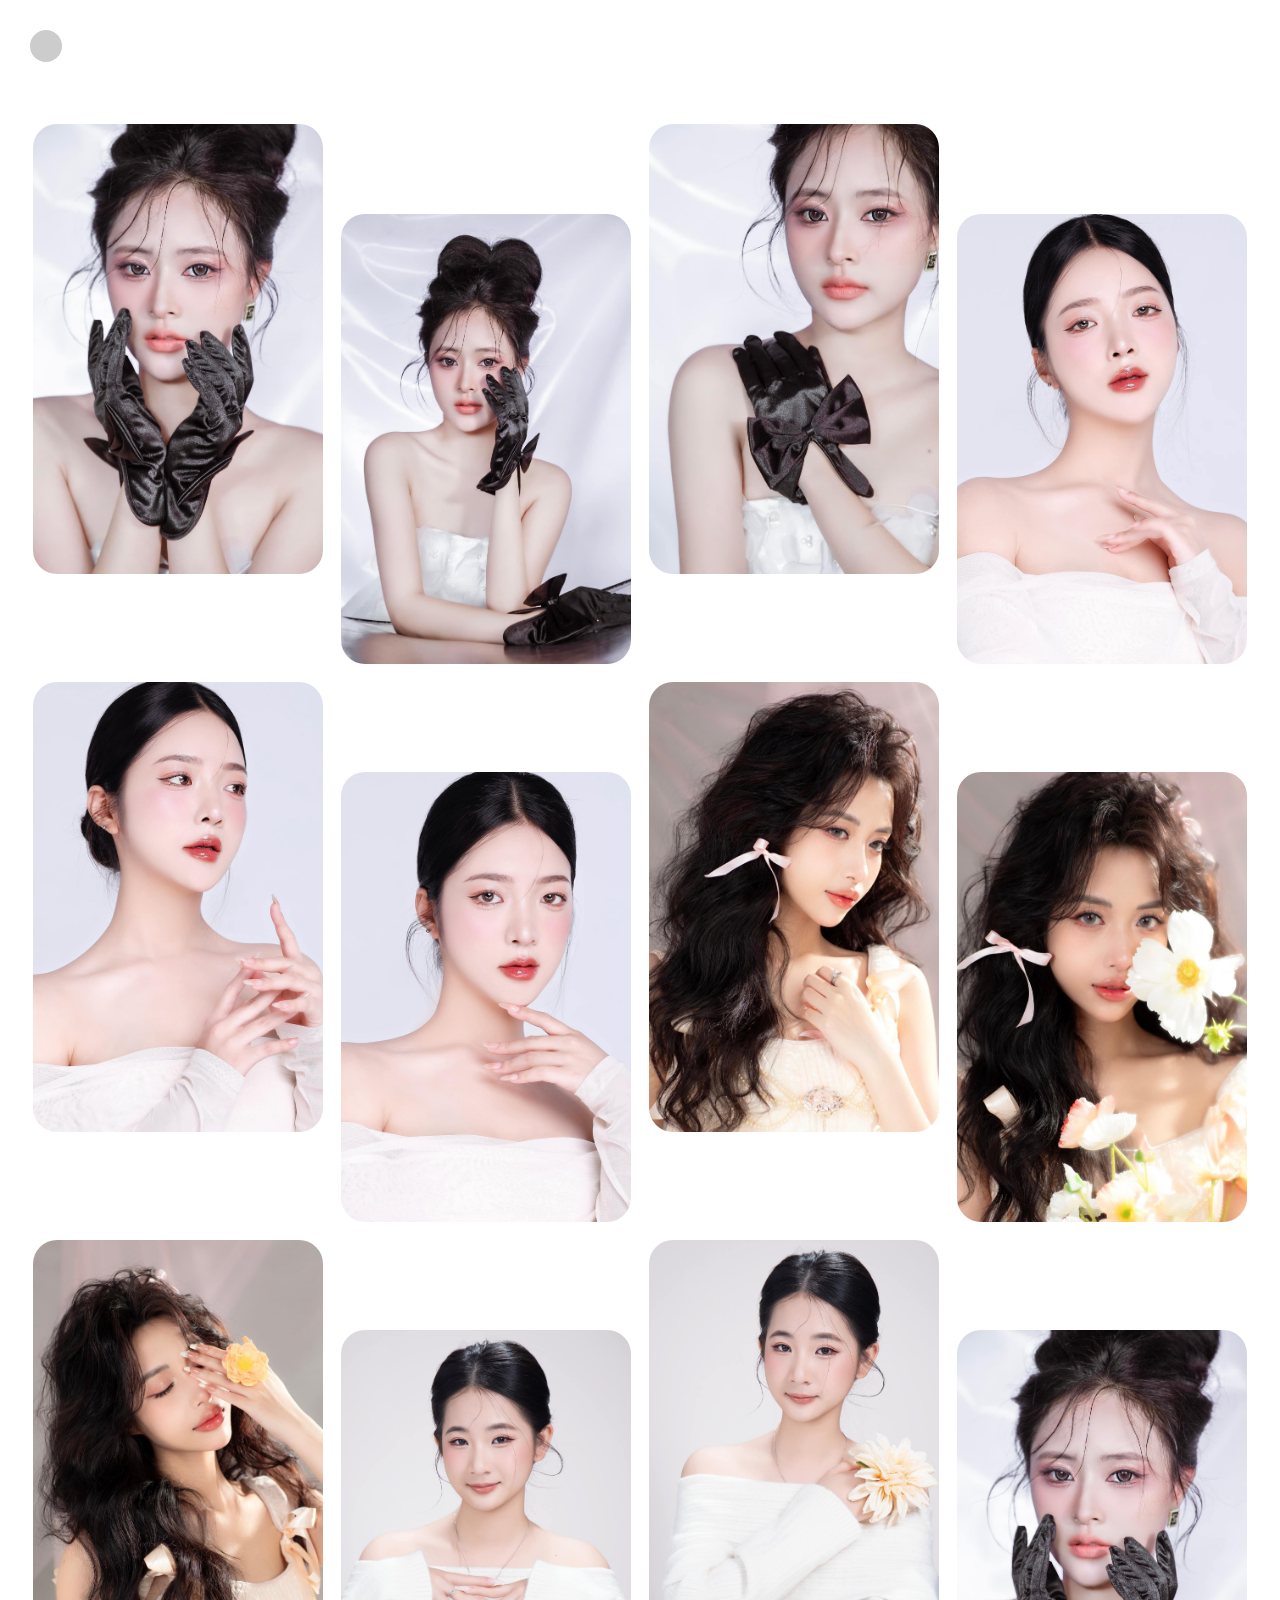
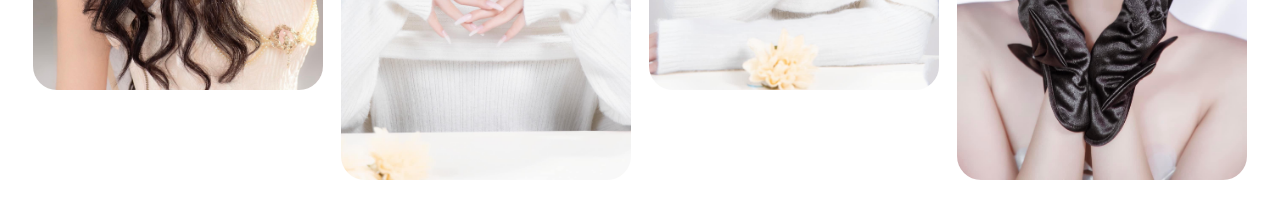
<file: pages/portrait-photos.html>
<!DOCTYPE html>
<html lang="en">

<head>
    <meta charset="UTF-8">
    <meta http-equiv="X-UA-Compatible" content="IE=edge">
    <meta name="viewport"
        content="width=device-width, initial-scale=1, maximum-scale=5, minimum-scale=1, viewport-fit=cover">
    <link rel="icon" type="image/x-icon" href="../public/images/favicon.ico">
    <title>Diểm Quỳnh</title>
    <link rel="stylesheet" href="../public/css/index.css">
    <!-- link font-awesome -->
    <link rel="stylesheet" href="https://cdnjs.cloudflare.com/ajax/libs/font-awesome/6.3.0/css/all.min.css"
        integrity="sha512-SzlrxWUlpfuzQ+pcUCosxcglQRNAq/DZjVsC0lE40xsADsfeQoEypE+enwcOiGjk/bSuGGKHEyjSoQ1zVisanQ=="
        crossorigin="anonymous" referrerpolicy="no-referrer" />
    <!-- ///// -->
    <link rel="stylesheet" href="https://maxcdn.bootstrapcdn.com/bootstrap/3.4.1/css/bootstrap.min.css">
    <script src="https://ajax.googleapis.com/ajax/libs/jquery/3.6.3/jquery.min.js"></script>
    <script src="https://maxcdn.bootstrapcdn.com/bootstrap/3.4.1/js/bootstrap.min.js"></script>
    <!-- link font -->
    <link rel="preconnect" href="https://fonts.googleapis.com">
    <link rel="preconnect" href="https://fonts.gstatic.com" crossorigin>
    <link href="https://fonts.googleapis.com/css2?family=Sarabun:wght@400;500;600;700&display=swap" rel="stylesheet">
    <!-- aos css -->
    <link rel="stylesheet" href="https://cdn.jsdelivr.net/npm/aos@2.3.4/dist/aos.css" />
    <script src="https://cdn.jsdelivr.net/npm/aos@2.3.4/dist/aos.js"></script>
    <!-- w3s css -->
    <link rel="stylesheet" href="https://www.w3schools.com/w3css/4/w3.css">
</head>

<body>
    <div class="product-page">
        <button class="product-page-back">
            <a href="../index.html#products">
                <i class="fa-solid fa-arrow-left"></i>
            </a>
        </button>
        <div class="product-page-container">
            <div class="product-page-card">
                <div class="product-page-item">
                    <img src="../public/images/PortraitPhotos/IMG_9435.JPG" />
                </div>
                <div class="product-page-item-log">
                    <img src="../public/images/PortraitPhotos/IMG_9436.JPG" />
                </div>
                <div class="product-page-item">
                    <img src="../public/images/PortraitPhotos/IMG_9437.JPG" />
                </div>
                <div class="product-page-item-log">
                    <img src="../public/images/PortraitPhotos/IMG_9445.JPG" />
                </div>
                <div class="product-page-item">
                    <img src="../public/images/PortraitPhotos/IMG_9446.JPG" />
                </div>
                <div class="product-page-item-log">
                    <img src="../public/images/PortraitPhotos/IMG_9447.JPG" />
                </div>
                <div class="product-page-item">
                    <img src="../public/images/PortraitPhotos/IMG_9480.JPG" />
                </div>
                <div class="product-page-item-log">
                    <img src="../public/images/PortraitPhotos/IMG_9481.JPG" />
                </div>
                <div class="product-page-item">
                    <img src="../public/images/PortraitPhotos/IMG_9485.JPG" />
                </div>
                <div class="product-page-item-log">
                    <img src="../public/images/PortraitPhotos/IMG_9488.JPG" />
                </div>
                <div class="product-page-item">
                    <img src="../public/images/PortraitPhotos/IMG_9489.JPG" />
                </div>
                <div class="product-page-item-log">
                    <img src="../public/images/PortraitPhotos/IMG_9435.JPG" />
                </div>
            </div>
        </div>
    </div>
</body>

</html>
</file>
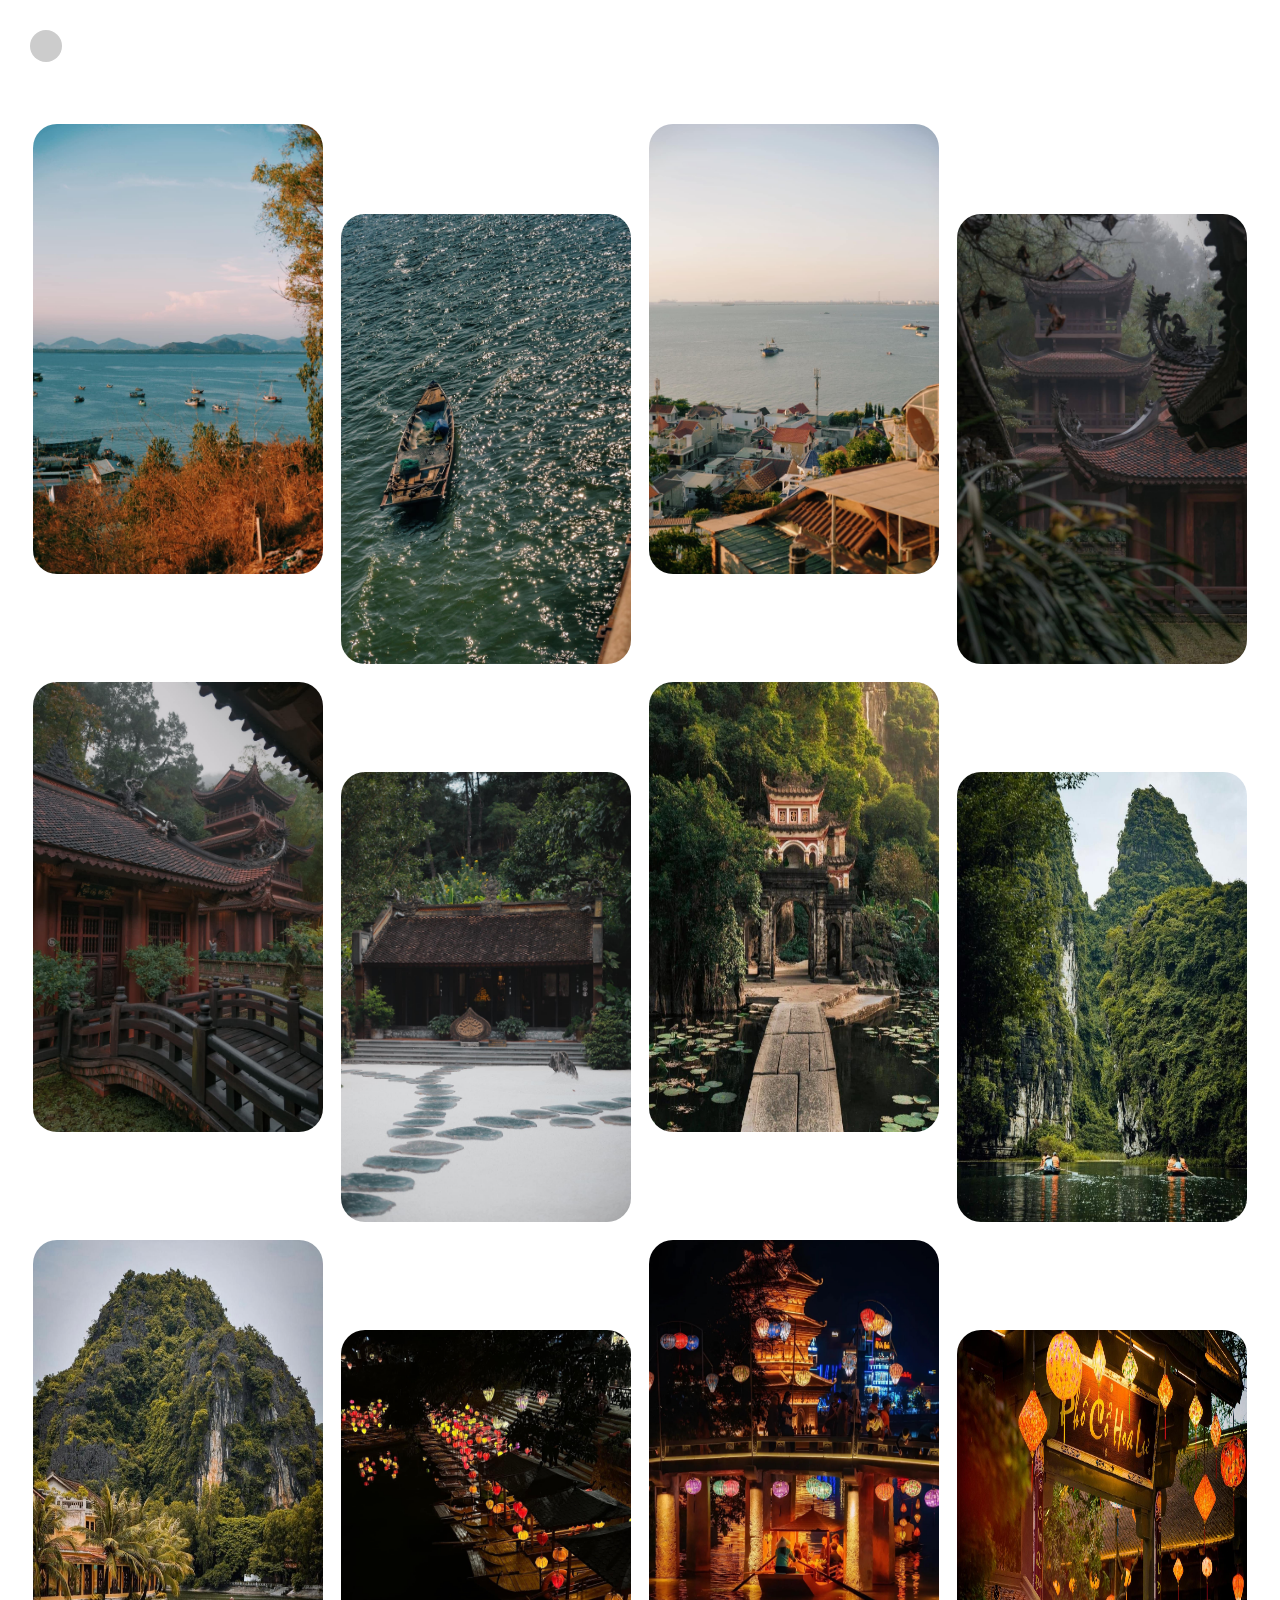
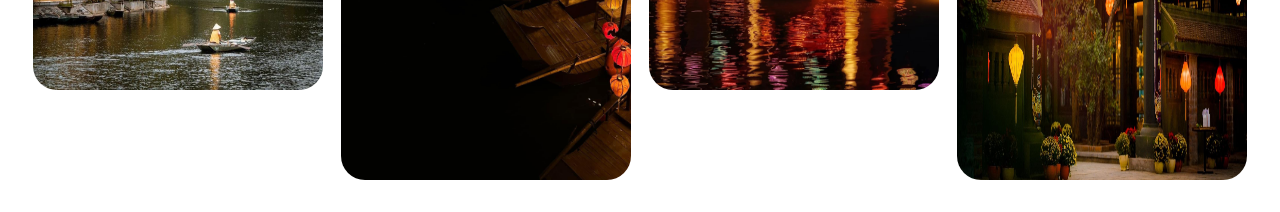
<file: pages/scenery-photos.html>
<!DOCTYPE html>
<html lang="en">

<head>
    <meta charset="UTF-8">
    <meta http-equiv="X-UA-Compatible" content="IE=edge">
    <meta name="viewport"
        content="width=device-width, initial-scale=1, maximum-scale=5, minimum-scale=1, viewport-fit=cover">
    <link rel="icon" type="image/x-icon" href="../public/images/favicon.ico">
    <title>Diểm Quỳnh</title>
    <link rel="stylesheet" href="../public/css/index.css">
    <!-- link font-awesome -->
    <link rel="stylesheet" href="https://cdnjs.cloudflare.com/ajax/libs/font-awesome/6.3.0/css/all.min.css"
        integrity="sha512-SzlrxWUlpfuzQ+pcUCosxcglQRNAq/DZjVsC0lE40xsADsfeQoEypE+enwcOiGjk/bSuGGKHEyjSoQ1zVisanQ=="
        crossorigin="anonymous" referrerpolicy="no-referrer" />
    <!-- ///// -->
    <link rel="stylesheet" href="https://maxcdn.bootstrapcdn.com/bootstrap/3.4.1/css/bootstrap.min.css">
    <script src="https://ajax.googleapis.com/ajax/libs/jquery/3.6.3/jquery.min.js"></script>
    <script src="https://maxcdn.bootstrapcdn.com/bootstrap/3.4.1/js/bootstrap.min.js"></script>
    <!-- link font -->
    <link rel="preconnect" href="https://fonts.googleapis.com">
    <link rel="preconnect" href="https://fonts.gstatic.com" crossorigin>
    <link href="https://fonts.googleapis.com/css2?family=Sarabun:wght@400;500;600;700&display=swap" rel="stylesheet">
    <!-- aos css -->
    <link rel="stylesheet" href="https://cdn.jsdelivr.net/npm/aos@2.3.4/dist/aos.css" />
    <script src="https://cdn.jsdelivr.net/npm/aos@2.3.4/dist/aos.js"></script>
    <!-- w3s css -->
    <link rel="stylesheet" href="https://www.w3schools.com/w3css/4/w3.css">
</head>

<body>
    <div class="product-page">
        <button class="product-page-back">
            <a href="../index.html#products">
                <i class="fa-solid fa-arrow-left"></i>
            </a>
        </button>
        <div class="product-page-container">
            <div class="product-page-card">
                <div class="product-page-item">
                    <img src="../public/images/SceneryPhotos/IMG_9536.JPG" />
                </div>
                <div class="product-page-item-log">
                    <img src="../public/images/SceneryPhotos/IMG_9537.JPG" />
                </div>
                <div class="product-page-item">
                    <img src="../public/images/SceneryPhotos/IMG_9538.JPG" />
                </div>
                <div class="product-page-item-log">
                    <img src="../public/images/SceneryPhotos/IMG_9544.JPG" />
                </div>
                <div class="product-page-item">
                    <img src="../public/images/SceneryPhotos/IMG_9545.JPG" />
                </div>
                <div class="product-page-item-log">
                    <img src="../public/images/SceneryPhotos/IMG_9548.JPG" />
                </div>
                <div class="product-page-item">
                    <img src="../public/images/SceneryPhotos/IMG_9549.JPG" />
                </div>
                <div class="product-page-item-log">
                    <img src="../public/images/SceneryPhotos/IMG_9550.JPG" />
                </div>
                <div class="product-page-item">
                    <img src="../public/images/SceneryPhotos/IMG_9551.JPG" />
                </div>
                <div class="product-page-item-log">
                    <img src="../public/images/SceneryPhotos/IMG_9552.JPG" />
                </div>
                <div class="product-page-item">
                    <img src="../public/images/SceneryPhotos/IMG_9553.JPG" />
                </div>
                <div class="product-page-item-log">
                    <img src="../public/images/SceneryPhotos/IMG_9554.JPG" />
                </div>
            </div>
        </div>
    </div>
</body>

</html>
</file>
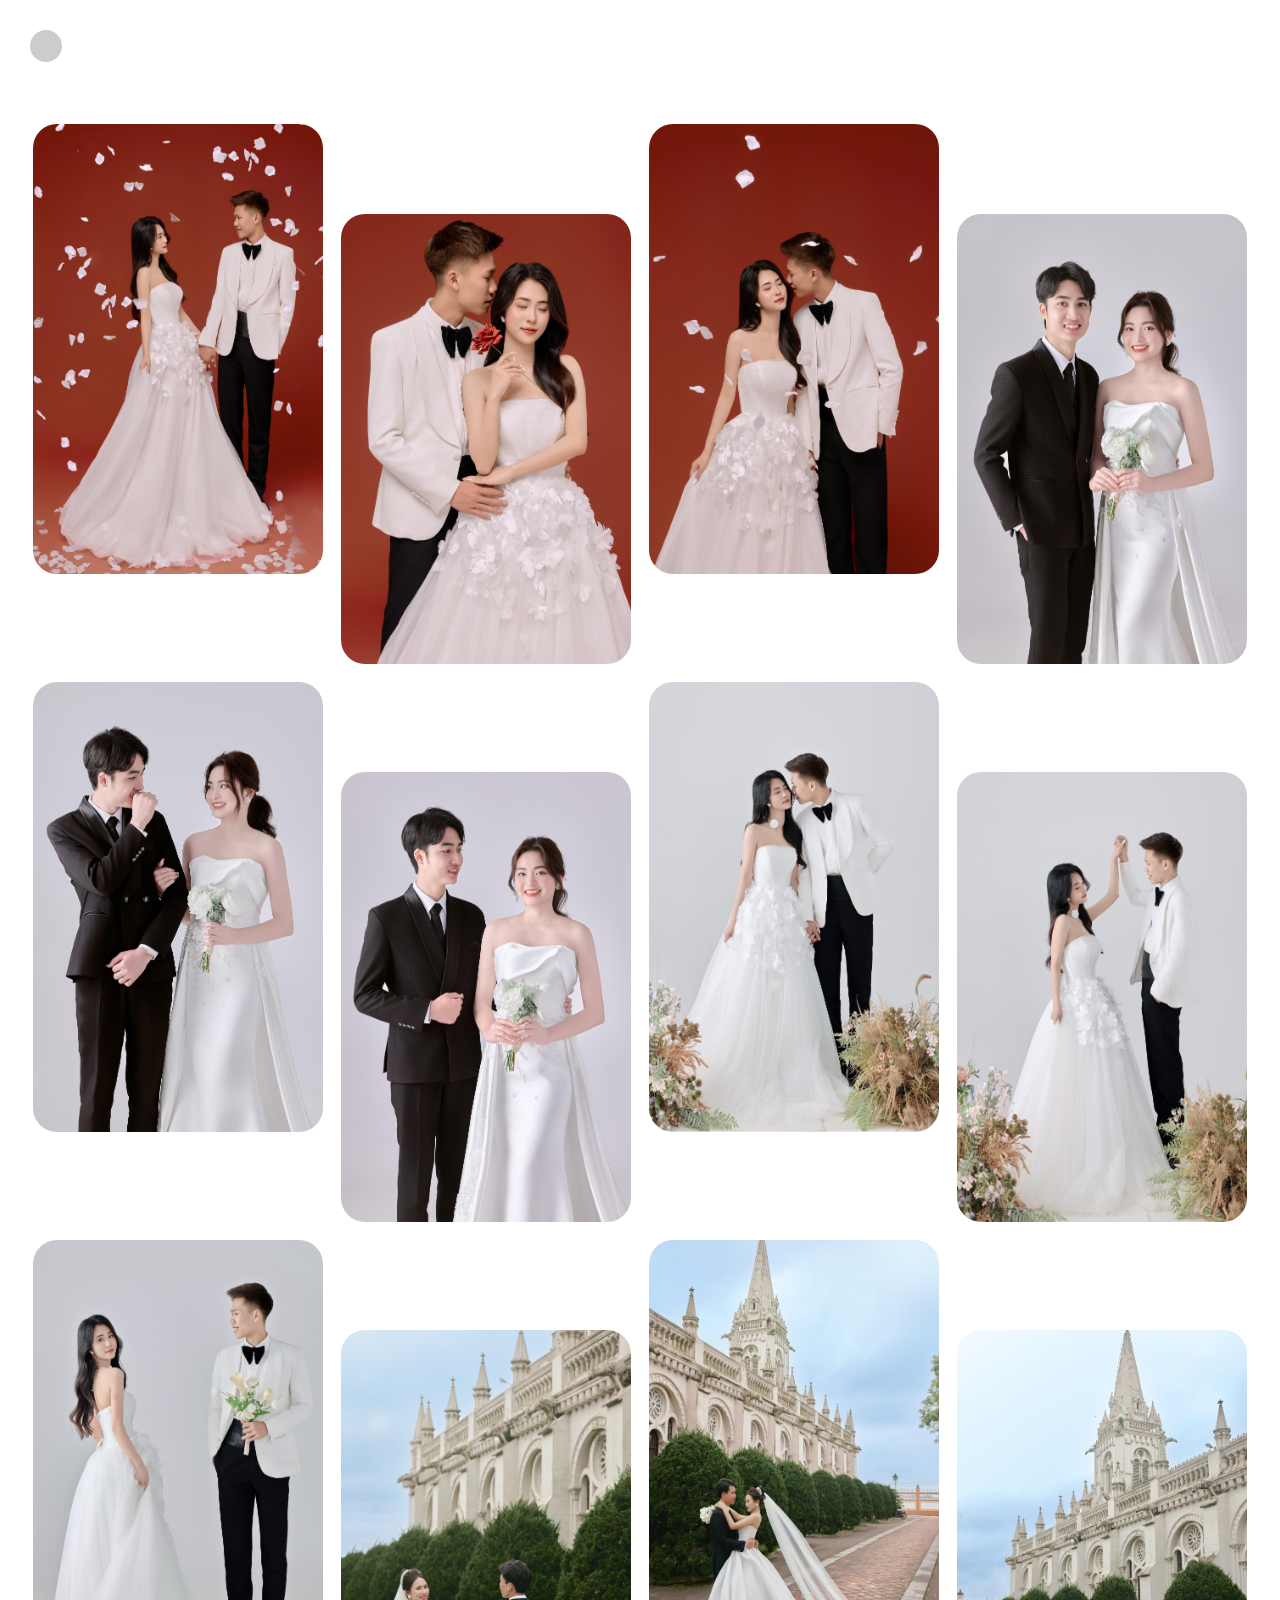
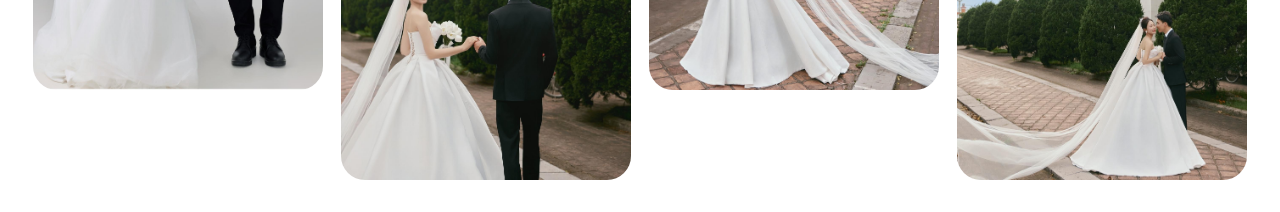
<file: pages/wedding-photos.html>
<!DOCTYPE html>
<html lang="en">

<head>
    <meta charset="UTF-8">
    <meta http-equiv="X-UA-Compatible" content="IE=edge">
    <meta name="viewport"
        content="width=device-width, initial-scale=1, maximum-scale=5, minimum-scale=1, viewport-fit=cover">
    <link rel="icon" type="image/x-icon" href="../public/images/favicon.ico">
    <title>Diểm Quỳnh</title>
    <link rel="stylesheet" href="../public/css/index.css">
    <!-- link font-awesome -->
    <link rel="stylesheet" href="https://cdnjs.cloudflare.com/ajax/libs/font-awesome/6.3.0/css/all.min.css"
        integrity="sha512-SzlrxWUlpfuzQ+pcUCosxcglQRNAq/DZjVsC0lE40xsADsfeQoEypE+enwcOiGjk/bSuGGKHEyjSoQ1zVisanQ=="
        crossorigin="anonymous" referrerpolicy="no-referrer" />
    <!-- ///// -->
    <link rel="stylesheet" href="https://maxcdn.bootstrapcdn.com/bootstrap/3.4.1/css/bootstrap.min.css">
    <script src="https://ajax.googleapis.com/ajax/libs/jquery/3.6.3/jquery.min.js"></script>
    <script src="https://maxcdn.bootstrapcdn.com/bootstrap/3.4.1/js/bootstrap.min.js"></script>
    <!-- link font -->
    <link rel="preconnect" href="https://fonts.googleapis.com">
    <link rel="preconnect" href="https://fonts.gstatic.com" crossorigin>
    <link href="https://fonts.googleapis.com/css2?family=Sarabun:wght@400;500;600;700&display=swap" rel="stylesheet">
    <!-- aos css -->
    <link rel="stylesheet" href="https://cdn.jsdelivr.net/npm/aos@2.3.4/dist/aos.css" />
    <script src="https://cdn.jsdelivr.net/npm/aos@2.3.4/dist/aos.js"></script>
    <!-- w3s css -->
    <link rel="stylesheet" href="https://www.w3schools.com/w3css/4/w3.css">
</head>

<body>
    <div class="product-page">
        <button class="product-page-back">
            <a href="../index.html#products">
                <i class="fa-solid fa-arrow-left"></i>
            </a>
        </button>
        <div class="product-page-container">
            <div class="product-page-card">
                <div class="product-page-item">
                    <img src="../public/images/WeddingPhotos/IMG_9499.JPG" />
                </div>
                <div class="product-page-item-log">
                    <img src="../public/images/WeddingPhotos/IMG_9501.JPG" />
                </div>
                <div class="product-page-item">
                    <img src="../public/images/WeddingPhotos/IMG_9503.JPG" />
                </div>
                <div class="product-page-item-log">
                    <img src="../public/images/WeddingPhotos/IMG_9507.JPG" />
                </div>
                <div class="product-page-item">
                    <img src="../public/images/WeddingPhotos/IMG_9508.JPG" />
                </div>
                <div class="product-page-item-log">
                    <img src="../public/images/WeddingPhotos/IMG_9509.JPG" />
                </div>
                <div class="product-page-item">
                    <img src="../public/images/WeddingPhotos/IMG_9513.JPG" />
                </div>
                <div class="product-page-item-log">
                    <img src="../public/images/WeddingPhotos/IMG_9514.JPG" />
                </div>
                <div class="product-page-item">
                    <img src="../public/images/WeddingPhotos/IMG_9515.JPG" />
                </div>
                <div class="product-page-item-log">
                    <img src="../public/images/WeddingPhotos/Ảnh này cho hàng cuối cùng ạ(1).jpg" />
                </div>
                <div class="product-page-item">
                    <img src="../public/images/WeddingPhotos/Ảnh này cho hàng cuối cùng ạ(2).jpg" />
                </div>
                <div class="product-page-item-log">
                    <img src="../public/images/WeddingPhotos/Ảnh này cho hàng cuối cùng ạ.jpg" />
                </div>
            </div>
        </div>
    </div>
</body>

</html>
</file>
<file: public/css/index.css>
* {
    padding: 0;
    margin: 0;
    font-family: 'Sarabun', sans-serif;
    -webkit-transition: all 0.3s ease;
    -moz-transition: all 0.3s ease;
    -o-transition: all 0.3s ease;
    transition: all 0.3s ease;
}

*,
*::before,
*::after {
    box-sizing: border-box;
}

body,
div,
p,
ul,
li {
    margin: 0;
    padding: 0;
}

html {
    background: #080811;
}

body {
    overflow-y: auto;
    z-index: 0;
    box-sizing: border-box;
    position: relative;
}

::-webkit-scrollbar {
    display: none;
}

.body-no-scroll {
    overflow: hidden;
}

button,
input {
    border: none;
}

li {
    list-style: none;
}

.aia-tech-container {
    background: #080811;
}

.aia-tech {
    /* background-image: url("../../public/images/aia-bg.png"); */
    background-position: center top;
    background-repeat: no-repeat;
    background-size: cover;
}

.logo {
    cursor: pointer;
    background: transparent;
}

.menu {
    z-index: 99999999;
    position: fixed;
    top: 0;
    width: 100%;
    height: 80px;
    display: flex;
    padding: 0px 40px;
    justify-content: space-between;
    align-items: center;
    background: rgba(14, 12, 21, 0.12);
    backdrop-filter: blur(16px);
}

.menu {
    @media (max-width: 1025px) {
        padding: 0px 20px;
    }
}

.menu {
    @media (max-width: 768px) {
        border-bottom: 1px solid var(--neutral-015, rgba(255, 255, 255, 0.10));
    }
}

.nav-item {
    display: flex;
    flex-direction: row;
}

.nav-item {
    @media (max-width: 960px) {
        display: none;
    }
}

.nav-item-mobile {
    display: none;
    cursor: pointer;
}

.nav-item-mobile {
    @media (max-width: 960px) {
        display: flex;
        flex-direction: column;
        gap: 10px;
        cursor: pointer;
    }
}

.nav-item-mobile img {
    width: 44px;
    height: 44px;
}

.nav-mobile {
    display: none;
}

@media (max-width: 960px) {
    .nav-mobile {
        z-index: 9999999;
        position: absolute;
        top: 84px;
        left: 0;
        width: 100%;
        height: 100vh;
        padding: 30px 0;
        display: none;
        flex-direction: column;
        justify-content: flex-start;
        align-items: center;
        gap: 16px;
        background-image: url("../../public/images/bg-menu-mobile.png");
        background-position: center top;
    }
}

.nav-item-link {
    max-width: 160px;
    width: 120px;
    height: 100%;
    text-decoration: none;
    text-align: center;
}

.nav-item-link {
    @media (max-width: 575px) {
        max-width: 100%;
        width: 100%;
        height: 40px;
        display: flex;
        align-items: center;
        justify-content: center;
    }
}

.nav-link {
    /* color: var(--neutral-0150, rgba(255, 255, 255, 0.50)); */
    color: #fff;
    text-align: center;
    font-family: Sarabun;
    font-size: 12px;
    font-style: normal;
    font-weight: 600;
    line-height: 20px;
    letter-spacing: 0.42px;
    text-transform: uppercase;
}

@media (max-width: 769px) {
    .nav-link {
        font-size: 16px;
        line-height: 32px;
    }
}

.nav-link:active,
.nav-link:focus {
    color: #e1006c;
    text-decoration: none;
}

.nav-link:hover {
    text-align: center;
    font-family: Sarabun;
    font-size: 12px;
    font-style: normal;
    font-weight: 600;
    line-height: 20px;
    letter-spacing: 0.42px;
    text-decoration: none;
    color: #e1006c;
    text-transform: uppercase;
    /* background: var(--Gradient, conic-gradient(from 180deg at 50% 50%, #FFC876 35.76692193746567deg, #79FFF7 153.749338388443deg, #9F53FF 258.7512445449829deg, #FF98E2 360deg));
    background-clip: text;
    -webkit-background-clip: text;
    -webkit-text-fill-color: transparent; */
}

@media (max-width: 769px) {
    .nav-link:hover {
        font-size: 16px;
        line-height: 32px;
    }
}

.wrapper {
    max-width: 1440px;
    width: 100%;
    margin: 0 auto;
}

.wrapper {
    @media (max-width: 1440px) {
        max-width: 1224px;
    }
}

.container {
    width: 100%;
}

.welcome {
    text-align: center;
    padding: 100px 0 0;
    color: var(--neutral-01100, #e1006c);
    font-family: Sarabun;
    font-size: 64px;
    font-style: normal;
    font-weight: 600;
    line-height: 72px;
    background: transparent;
}

/* about */

.about {
    max-width: 1224px;
    min-height: 100vh;
    width: 100%;
    height: 100%;
    margin: 0 auto;
    padding: 80px 20px;
}

.about-detail {
    width: 100%;
    height: 100%;
    margin: 50px 0;
    padding: 20px;
    border: 1px solid #00EEDF;
    border-radius: 32px;
    display: flex;
    flex-direction: row;
    gap: 20px;
}

@media (max-width: 1000px) {
    .about-detail {
        flex-direction: column;
    }
}


.about-detail-title {
    padding: 12px 0;
    color: var(--neutral-01100, #ccc);
    font-family: Sarabun;
    font-size: 28px;
    font-style: normal;
    font-weight: 400;
    line-height: 48px;
    background: transparent;
}

.about-detail-text {
    color: var(--neutral-01100, #ccc);
    font-family: Sarabun;
    font-size: 16px;
    font-style: italic;
    font-weight: 400;
    line-height: 24px;
    background: transparent;
}

.about-detail-img {
    max-width: 28%;
    width: 100%;
    height: 100%;
    display: flex;
    justify-content: flex-start;
    align-items: center;
}

@media (max-width: 1000px) {
    .about-detail-img {
        max-width: 100%;
    }
}

.about-detail-content {
    max-width: 70%;
    width: 100%;
}

@media (max-width: 1000px) {
    .about-detail-content {
        max-width: 100%;
    }
}

.about-styled-img {
    max-width: 300px;
    max-height: 400px;
    width: 100%;
    height: 100%;
    border-radius: 18px;
    box-shadow: #064e4f 0px 50px 100px -20px,
        #064e4f 0px 30px 60px -30px,
        #064e4f 0px -2px 6px 0px inset;
}

/* learn-more */

.learn-more {
    position: relative;
    width: 100%;
    min-height: calc(100vh - 75px);
    height: 100%;
    display: flex;
    flex-direction: column;
    justify-content: center;
    align-items: center;
    background-color: transparent;
}

.mySlides {
    display: none;
    animation-name: fade;
    animation-duration: 1.5s;
}

.prev,
.next {
    cursor: pointer;
    padding: 12px;
    color: white;
    font-weight: bold;
    font-size: 15px;
    transition: 0.6s ease;
    user-select: none;
}

.header-dot {
    position: absolute;
    bottom: 5vh;
}

.dot {
    cursor: pointer;
    height: 8px;
    width: 8px;
    margin: 0 2px;
    background-color: #fff;
    border-radius: 50%;
    display: inline-block;
    transition: background-color 1s ease;
}

.active,
.dot:hover {
    background-color: #4a4a4a;
}


@keyframes fade {
    from {
        opacity: .4
    }

    to {
        opacity: 1
    }
}

/* introduce */
.introduce {
    z-index: 999;
    padding-top: 80px;
}

.introduce {
    @media (max-width: 769px) {
        background-size: 210%;

    }
}

.introduce {
    @media (max-width: 575px) {
        background-size: 380%;

    }
}

.introduce-title {
    z-index: 99;
    width: 100%;
    position: absolute;
    top: 40%;
    font-family: Sarabun;
    text-align: center;
    font-size: 54px;
    font-style: normal;
    font-weight: 900;
    line-height: 64px;
    color: #e1006c;
    background: transparent;
}

.introduce-styled-img {
    max-height: calc(100vh - 75px);
    width: 100vw;
    height: 100%;
    object-fit: cover;
    overflow: hidden;
}

/* .img-hero {
    z-index: 0;
    position: absolute;
    top: -72px;
    width: 100%;
} */

/* .introduce-line {
    width: 270px;
    background: transparent;
}

.introduce-line {
    @media (max-width: 769px) {
        width: 230px;
    }
}

.introduce-line {
    @media (max-width: 575px) {
        width: 210px;
    }
} */

/* .introduce-div-txt {
    width: 100%;
    padding: 112px 0 72px;
    display: flex;
    flex-direction: column;
    justify-content: center;
    align-items: center;
    text-align: center;
    background: transparent;
}

.introduce-div-txt {
    @media (max-width: 769px) {
        padding: 80px 0 72px;
    }
}

.introduce-div-txt {
    @media (max-width: 575px) {
        padding: 30px 0 280px;
    }
} */


/* .introduce-title {
    @media (max-width: 769px) {
        max-width: 550px;
        font-size: 40px;
        line-height: 60px;
    }
} */


.introduce-content {
    max-width: 640px;
    width: 100%;
    margin: 0 auto;
    padding: 10px 0 32px;
    align-self: stretch;
    color: var(--Neutral-02, #CAC6DD);
    text-align: center;
    font-family: Sarabun;
    font-size: 20px;
    font-style: normal;
    font-weight: 400;
    line-height: 32px;
    background: transparent;
}

.introduce-content {
    @media (max-width: 769px) {
        max-width: 500px;
        font-size: 16px;
        line-height: 28px;
    }
}

.introduce-content {
    @media (max-width: 575px) {
        font-size: 14px;
        line-height: 24px;
    }
}

.introduce-btn-contact {
    background: transparent;
    background-position: center
}


.introduce-btn-contact-text {
    position: absolute;
    top: 12px;
    left: 28px;
    background: var(--neutral-01100, #FFF);
    color: var(--Neutral-08, #080811);
    text-align: center;
    font-family: Sarabun;
    font-size: 12px;
    font-style: normal;
    font-weight: 700;
    line-height: 20px;
    letter-spacing: 0.42px;
    text-transform: uppercase;
    cursor: pointer;
    background: transparent;
}

.introduce-value-ai {
    display: flex;
    flex-direction: column;
    justify-content: center;
    align-items: center;
    background: transparent;
}

.introduce-div-border {
    position: relative;
    max-width: 1024px;
    width: 100%;
    display: inline-flex;
    flex-direction: column;
    border-radius: 14px;
    border: 2px solid transparent;
    background-image: linear-gradient(#f1f4f9, #f1f4f9), linear-gradient(180deg, #8ff6e2 27%, #d479ee 100%);
    background-origin: border-box;
    background-clip: padding-box, border-box;
}

.introduce-div-background1 {
    max-width: 1024px;
    width: 100%;
    height: 22px;
    border-radius: 12px 12px 0px 0px;
    background: #40425D;
    backdrop-filter: blur(8px);
}

.introduce-div-background2 {
    position: relative;
    max-width: 1024px;
    width: 100%;
    height: 490px;
    padding: 20px;
    border-radius: 0px 0px 12px 12px;
    background: radial-gradient(124.2% 61.06% at 75.44% 44.49%, #132E7A 0%, #21194B 100%);
    backdrop-filter: blur(20px);
    display: flex;
    flex-direction: column;
    justify-content: flex-start;
    align-items: center;
}

.introduce-div-background2 {
    @media (max-width: 768px) {
        height: auto;
    }
}

.introduce-img-ai {
    z-index: 999;
    position: absolute;
    top: -70px;
    right: -180px;
    width: 580px;
    height: 650px;
    background: transparent;
    animation: shake 10s linear 1s infinite alternate-reverse;
}

.introduce-img-ai {
    @media (max-width: 1375px) {
        top: -70px;
        right: -5px;
        width: 450px;
        height: 500px;
    }
}

.introduce-img-ai {
    @media (max-width: 769px) {
        width: 320px;
        height: 380px;
    }
}

.introduce-img-ai {
    @media (max-width: 575px) {
        top: -290px;
        right: -10px;
        width: 320px;
        height: 380px;
    }
}

.introduce-div-background3 {
    max-width: 968px;
    width: 100%;
    height: 24px;
    flex-shrink: 0;
    border-radius: 0px 0px 20px 20px;
    background: #1B1B2E;
}

.introduce-div-background3 {
    @media (max-width: 1056px) {
        width: 90%;
    }
}

.introduce-div-background4 {
    max-width: 880px;
    width: 100%;
    height: 24px;
    flex-shrink: 0;
    border-radius: 0px 0px 20px 20px;
    opacity: 0.5;
    background: #1B1B2E;
}

.introduce-div-background4 {
    @media (max-width: 1056px) {
        width: 80%;
    }
}

.introduce-div-value {
    width: 100%;
    padding: 28px 78px 20px;
    background: transparent;
}

.introduce-div-value {
    @media (max-width: 1024px) {
        padding: 28px;
    }
}

.introduce-div-value {
    @media (max-width: 575px) {
        padding: 28px 24px;
    }
}

.introduce-div-background2-title {
    max-width: 362px;
    padding-bottom: 45px;
    margin: 0;
    font-family: Sarabun;
    font-size: 48px;
    font-style: normal;
    font-weight: 600;
    line-height: 52px;
    background: linear-gradient(242deg, #00EEDF 14.21%, #225AFF 68.47%, #4003CC 136.9%);
    background-clip: text;
    -webkit-background-clip: text;
    -webkit-text-fill-color: transparent;
}

.introduce-div-background2-title {
    @media (max-width: 900px) {
        max-width: 300px;
        font-size: 36px;
    }
}

.introduce-div-background2-title {
    @media (max-width: 575px) {
        font-size: 32px;
        line-height: 40px;
    }
}

.introduce-div-list-item {
    display: flex;
    flex-direction: column;
    justify-content: flex-start;
    gap: 20px;
    background: transparent;
}

.introduce-div-item {
    display: flex;
    flex-direction: row;
    justify-content: flex-start;
    gap: 20px;
    background: transparent;
}

.introduce-img-check {
    background: transparent;
}

.introduce-div-item-text {
    margin: 0;
    color: var(--neutral-01100, #FFF);
    font-family: Sarabun;
    font-size: 28px;
    font-style: normal;
    font-weight: 600;
    line-height: 48px;
    background: transparent;
}

.introduce-div-item-text {
    @media (max-width: 769px) {
        font-size: 24px;
    }
}

.introduce-div-item-text {
    @media (max-width: 575px) {
        font-size: 18px;
        line-height: 24px;
    }
}

.introduce-styled-input {
    position: relative;
    display: flex;
    max-width: 388px;
    width: 100%;
    height: 54px;
    padding: 11px 22px;
    margin-bottom: 15px;
    flex-direction: row;
    justify-content: flex-start;
    align-items: center;
    gap: 14px;
    border-radius: 24px;
    background: rgba(14, 12, 23, 0.85);
    backdrop-filter: blur(2px);
}

.introduce-div-input {
    width: 100%;
    padding: 0 78px;
    background: transparent;
    display: flex;
    flex-direction: column;
    justify-content: center;
    align-items: center;
}

.introduce-div-input {
    @media (max-width: 1024px) {
        padding: 0 28px;
    }
}

.introduce-div-input {
    @media (max-width: 575px) {
        padding: 0;
    }
}


.introduce-styled-input {
    @media (max-width: 575px) {
        max-width: 290px;
        height: 48px;
    }
}

.introduce-styled-input-img {
    width: 20px;
    height: 20px;
    border-radius: 50%;
    animation: rotate 2s linear infinite;
    background: transparent;
}


.introduce-input {
    width: 100%;
    color: var(--neutral-01100, #FFF);
    font-family: Sarabun;
    font-size: 18px;
    font-style: normal;
    font-weight: 400;
    line-height: 32px;
    background: transparent;
}

.introduce-input:focus {
    outline: none;
}

.introduce-combine {
    width: 100%;
    padding: 95px 0 100px;
    background: transparent;
    /* display: flex;
    flex-direction: column;
    justify-content: center;
    align-items: center;
    gap: 24px */
}

.introduce-combine {
    @media (max-width: 769px) {
        padding: 50px 0 50px;
    }
}

.introduce-combine {
    @media (max-width: 575px) {
        padding: 50px 0 50px;
    }
}

.introduce-combine-title {
    padding-bottom: 24px;
    color: var(--neutral-01100, #FFF);
    text-align: center;
    font-family: Sarabun;
    font-size: 12px;
    font-style: normal;
    font-weight: 400;
    line-height: 16px;
    letter-spacing: 1.8px;
    text-transform: uppercase;
    background: transparent;
}

.introduce-combine-item-img {
    width: 40px;
    height: 40px;
}

.introduce-combine-item-img {
    @media (max-width: 575px) {
        width: 32px;
        height: 32px;
    }
}

/* 
.introduce-combine-overlow {
    overflow: auto;
    background: transparent;
}

.introduce-combine-list-item {
    display: flex;
    flex-direction: row;
    justify-content: flex-start;
    align-content: center;
    background: transparent;
}

.introduce-combine-item {
    padding: 48px;
    display: flex;
    flex-direction: row;
    align-items: center;
    gap: 18px;
    background: transparent;
}

.introduce-combine-item {
    @media (max-width: 575px) {
        padding: 20px 12px;
    }
}

.introduce-combine-text {
    margin: 0;
    color: var(--neutral-01100, #FFF);
    text-align: center;
    font-family: Sarabun;
    font-size: 28px;
    font-style: normal;
    font-weight: 700;
    line-height: 28px;
}

.introduce-combine-text {
    @media (max-width: 575px) {
        font-size: 20px;
    }
} */


.introduce-combine-overlow {
    overflow: hidden;
    background: transparent;
    max-width: 1024px;
    margin: 0 auto;
}

.introduce-combine-list-item {
    display: flex;
    flex-direction: row;
    justify-content: flex-start;
    align-content: center;
    background: transparent;
    /* gap: 96px; */
    white-space: nowrap;
    /* Ngăn chặn xuống dòng */
    animation: scrollText 50s linear infinite;
}

.introduce-combine-item {
    padding: 48px;
    display: flex;
    flex-direction: row;
    align-items: center;
    gap: 18px;
    background: transparent;
}

.introduce-combine-item {
    @media (max-width: 575px) {
        padding: 20px 12px;
    }
}

.introduce-combine-item-img {
    width: 40px;
    height: 40px;
}

.introduce-combine-item-img {
    @media (max-width: 575px) {
        width: 32px;
        height: 32px;
    }
}

.introduce-combine-text {
    margin: 0;
    color: var(--neutral-01100, #FFF);
    text-align: center;
    font-family: Sarabun;
    font-size: 28px;
    font-style: normal;
    font-weight: 700;
    line-height: 28px;
}

.introduce-combine-text {
    @media (max-width: 575px) {
        font-size: 20px;
    }
}

@keyframes scrollText {
    0% {
        transform: translateX(0%);
    }

    100% {
        transform: translateX(-200%);
    }
}

/* forever */

.forever {
    overflow: hidden;
    width: 100%;
    padding: 0 20px;
    display: flex;
    flex-direction: column;
}

.forever-bg {
    display: flex;
    align-items: center;
    justify-content: center;
    background-image: url("../../public/images/forever-bg.svg");
    background-position: center;
    background-repeat: no-repeat;

}

.forever-styled-img {
    width: 252px;
    height: 252px;
    animation: rotate 9s linear infinite;
    /* transition: transform 0.3s ease;
    animation: moveUpDown 2s infinite alternate; */
}

.forever-styled-text {
    width: 100%;
    display: flex;
    flex-direction: row;
    justify-content: center;
    align-items: center;
    gap: 12px;
}

.forever-text {
    margin: 0;
    color: var(--Neutral-03, #ADA8C3);
    font-family: Sarabun;
    font-size: 12px;
    font-style: normal;
    font-weight: 400;
    line-height: 16px;
    letter-spacing: 1.8px;
    text-transform: uppercase;
}

.forever-styled-title {
    display: flex;
    flex-direction: column;
    align-items: center;
    justify-content: center;
    gap: 12px;
}

.forever-styled-box-overlow {
    overflow: auto;
}

.forever-styled-box {
    padding: 80px 0 32px;
    display: flex;
    flex-direction: row;
    justify-content: center;
    align-items: center;
    gap: 24px;
}

.forever-styled-box {
    @media (max-width:1275px) {
        justify-content: flex-start;
    }
}

.forever-styled-box {
    @media (max-width: 575px) {
        padding: 80px 0 24px;

    }
}

.forever-box-left {
    max-width: 410px;
    width: 100%;
    display: flex;
    flex-direction: column;
    align-items: center;
}

.forever-box-left {
    @media (max-width: 575px) {
        width: 305px;
    }
}

.forever-box-list {
    width: 100%;
    display: flex;
    padding: 32px;
    flex-direction: column;
    justify-content: center;
    align-items: center;
    gap: 24px;
    align-self: stretch;
    /* border: 1px solid var(--Stroke-Style-Style, rgba(255, 255, 255, 0.15)); */
    /* background: var(--Neutral-08, #080811); */
    border-radius: 32px;
    border: 1px solid transparent;
    background-image: linear-gradient(#080811, #080811), linear-gradient(180deg, #34B6E1 27%, #2D2D35 100%);
    background-origin: border-box;
    background-clip: padding-box, border-box;
}

.forever-box-list {
    @media (max-width: 575px) {
        padding: 32px 24px;
        width: 305px;
    }
}



.forever-box-item {
    display: flex;
    flex-direction: column;
    align-items: flex-start;
    gap: 16px;
    align-self: stretch;
    background: transparent;
}

.forever-box-item h4 {
    margin: 0;
    color: var(--neutral-01100, #FFF);
    font-family: Sarabun;
    font-size: 32px;
    font-style: normal;
    font-weight: 800;
    line-height: 48px;
    background: transparent;
}

.forever-box-item p {
    color: var(--neutral-0150, rgba(255, 255, 255, 0.50));
    font-family: Sarabun;
    font-size: 16px;
    font-style: normal;
    font-weight: 300;
    line-height: 24px;
    background: transparent;
}

.forever-box-content-list {
    display: flex;
    flex-direction: column;
    justify-content: flex-start;
    align-items: flex-start;
    background: transparent;
}

.forever-box-content-item {
    display: flex;
    padding: 16px 0px;
    align-items: flex-start;
    gap: 16px;
    background: transparent;
}

.forever-box-content-item p {
    margin: 0;
    color: var(--neutral-01100, #FFF);
    font-family: Sarabun;
    font-size: 16px;
    font-style: normal;
    font-weight: 300;
    line-height: 24px;
    background: transparent;
}

.forever-box-content-item img {
    background: transparent;
}

.forever-btn-contact {
    cursor: pointer;
    background: transparent;
}

.forever-btn-contact {
    @media (max-width: 575px) {
        width: 255px;
    }
}

.forever-text-btn-contact {
    position: absolute;
    top: 12px;
    left: 105px;
    color: var(--neutral-01100, #FFF);
    text-align: center;
    font-family: Sarabun;
    font-size: 12px;
    font-style: normal;
    font-weight: 700;
    line-height: 20px;
    letter-spacing: 0.42px;
    text-transform: uppercase;
    cursor: pointer;
    background: transparent;
}

.forever-text-btn-contact {
    @media (max-width: 575px) {
        top: 9px;
        left: 90px;
    }
}

.forever-box-center {
    max-width: 410px;
    width: 100%;
    display: flex;
    flex-direction: column;
    align-items: center;
}

.forever-box-center {
    @media (max-width: 575px) {
        width: 305px;
    }
}

.forever-box-list-center-bg {
    display: flex;
    padding: 32px;
    flex-direction: column;
    justify-content: center;
    align-items: center;
    gap: 24px;
    border-radius: 32px;
    background: linear-gradient(220deg, #e1006c 18.83%, rgba(34, 90, 255, 0.30) 50.93%, rgba(117, 76, 214, 0.3) 91.41%);
}

.forever-box-list-center-bg {
    @media (max-width: 575px) {
        padding: 32px 24px;
    }
}

.forever-box-list-center {
    border-radius: 32px;
    border: 3px solid transparent;
    background-image: linear-gradient(#080811, #080811), linear-gradient(180deg, #8DBFFB 27%, #FE97E3 100%);
    background-origin: border-box;
    background-clip: padding-box, border-box;
}



.forever-box-right {
    max-width: 410px;
    width: 100%;
    display: flex;
    flex-direction: column;
    align-items: center;
}

.forever-icon-donw {
    position: relative;
    width: 100%;
    display: flex;
    justify-content: center;
    align-items: center;
    /* animation: moveUpDownScroll 2s infinite alternate; */
    animation: shake 10s linear 1s infinite alternate-reverse;
}

.forever-icon-down img {
    cursor: pointer;
    transition: transform 0.3s ease;
}


/* howto */

.howto {
    overflow-x: hidden;
    width: 100%;
    margin: 0 auto;
    padding: 100px 20px 50px;
    display: flex;
    flex-direction: column;
    gap: 30px;
}

.howto-bottom-group {
    display: flex;
    flex-direction: column;
    gap: 50px;
}

@media (max-width: 769px) {
    .howto {
        padding: 80px 20px 20px;
    }
}

@media (max-width: 575px) {
    .howto {
        padding: 50px 20px 20px;
    }
}

.howto-top {
    display: flex;
    flex-direction: row;
    justify-content: space-evenly;
    align-items: center;
    gap: 24px
}

.howto-top {
    @media (max-width: 769px) {
        flex-direction: column-reverse;
        gap: 50px;
    }
}

.styled-text-btn-connect {
    position: absolute;
    top: 11px;
    left: 40px;
    margin: 0;
    color: var(--neutral-01100, #FFF);
    text-align: center;
    font-family: Sarabun;
    font-size: 12px;
    font-style: normal;
    font-weight: 700;
    line-height: 20px;
    letter-spacing: 0.42px;
    text-transform: uppercase;
}

.howto-top-left {
    display: flex;
    flex-direction: column;
    justify-content: flex-start;
    align-items: flex-start;
    gap: 16px;
}

.howto-top-left p {
    max-width: 660px;
    color: #757185;
    font-family: Sarabun;
    font-size: 16px;
    font-style: normal;
    font-weight: 300;
    line-height: 24px;
}

@media (max-width: 1224px) {
    .howto-top-left p {
        max-width: 500px;
    }
}

.howto-top-right {
    position: relative;
    display: flex;
    align-items: center;
    justify-content: center;
    /* animation: moveUpDown 2s infinite alternate; */
    /* animation: shake 10s linear 1s infinite alternate-reverse;/ */
    animation: rotate 9s linear infinite;
}

.howto-top-right img {
    width: 380px;
    height: 380px;
    padding: 20px;
    transition: transform 0.3s ease;
}

.howto-top-right img {
    @media (max-width: 1224px) {
        width: 324px;
        height: 324px;
    }
}

.howto-top-right img {
    @media (max-width: 575px) {
        width: 80%;
        height: 80%;
    }
}

.howto-styled-text {
    width: 100%;
    display: flex;
    flex-direction: row;
    justify-content: flex-start;
    align-items: center;
    gap: 12px;
}

.howto-bottom {
    padding-bottom: 10px;
    display: flex;
    flex-wrap: wrap;
    flex-direction: row;
    justify-content: center;
    gap: 24px;
}

@media (max-width: 1224px) {
    .howto-bottom {
        justify-content: flex-start;
    }
}

.howto-bottom-overlow {
    overflow: auto;
}

.howto-progress {
    width: 100%;
}

.howto-bottom-item {
    display: flex;
    flex-direction: column;
    gap: 20px;
    max-width: 262px;
    width: 100%;
}

.howto-bottom-item-content {
    display: flex;
    flex-direction: column;
    align-items: flex-start
}

.howto-bottom-item-content p {
    margin: 0;
    color: var(--neutral-04100, #757185);
    text-align: center;
    font-family: Sarabun;
    font-size: 12px;
    font-style: normal;
    font-weight: 600;
    line-height: 20px;
    letter-spacing: 0.42px;
    text-transform: uppercase;
}

.howto-bottom-item-content h4 {
    margin: 0;
    padding-top: 4px;
    color: var(--neutral-01100, #FFF);
    font-family: Sarabun;
    font-size: 24px;
    font-style: normal;
    font-weight: 400;
    line-height: 32px;
}

.howto-bottom-item-content span {
    margin-top: 10px;
    max-width: 262px;
    color: #B6B1C8;
    font-family: Sarabun;
    font-size: 16px;
    font-style: normal;
    font-weight: 300;
    line-height: 24px;
}

.howto-bottom-item-content span {
    font-size: 14px;
}


/* model */

.model {
    overflow: hidden;
    width: 100%;
    padding: 100px 20px 200px;
    display: flex;
    flex-direction: column;
    justify-content: center;
    align-items: center;
    gap: 64px;
    background-image: url("../../public/images/bgmodel.png");
    background-size: 90%;
    background-position: 35% 40%;
    background-repeat: no-repeat;
}

@media (max-width: 1441px) {
    .model {
        background-size: cover;
        background-position: -30px 40%;

    }
}

@media (max-width: 1025px) {
    .model {
        padding: 60px 20px 180px;
        background-size: cover;
        background-position: -35px 20px;
    }
}

@media (max-width: 900px) {
    .model {
        padding: 60px 20px 80px;
    }
}

@media (max-width: 769px) {
    .model {
        padding: 60px 20px 50px;
        background-size: cover;
        background-position: -40px 20px;
        gap: 40px;
    }
}

@media (max-width: 575px) {
    .model {
        padding: 20px 20px 50px;
        background-size: cover;
        background-position: -80px 20px;

    }
}

.model-style-title {
    width: 100%;
    display: flex;
    flex-direction: column;
    justify-content: center;
    align-items: center;
    gap: 16px;
    background: transparent;
}

.model-style-title p {
    max-width: 100%;
    width: 100%;
    display: -webkit-box;
    -webkit-box-orient: vertical;
    -webkit-line-clamp: 2;
    align-self: stretch;
    overflow: hidden;
    color: var(--neutral-04100, #757185);
    text-align: center;
    text-overflow: ellipsis;
    font-family: Sarabun;
    font-size: 16px;
    font-style: normal;
    font-weight: 300;
    line-height: 24px;
    background: transparent;
}

/* @media (max-width: 769px) {
    .model-style-title p {
        max-width: 500px;
        width: 100%;
    }
} */

.model-training {
    display: flex;
    flex-direction: row;
    justify-content: center;
    align-items: center;
    background: transparent;
}

.model-training {
    @media (max-width: 575px) {
        display: none;
    }
}

.model-training-mobile {
    display: none;
}

.model-training-mobile {
    @media (max-width: 575px) {
        display: flex;
        flex-direction: row;
        justify-content: center;
        align-items: center;
        background: transparent;
    }
}

.model-item-mobile {
    display: flex;
    flex-direction: row;
    justify-content: flex-start;
    align-items: center;
    gap: 8px;
    background: transparent;
}

.model-training-left {
    display: flex;
    flex-direction: column;
    justify-content: flex-end;
    align-items: flex-end;
    gap: 50px;
    background: transparent;
}

.model-training-left {
    @media (max-width: 880px) {
        gap: 40px;
    }
}

.model-training-left {
    @media (max-width: 575px) {
        gap: 10px;
    }
}

.model-training-right {
    display: flex;
    flex-direction: column;
    justify-content: flex-start;
    align-items: flex-start;
    gap: 50px;
    background: transparent;
}

.model-training-right {
    @media (max-width: 880px) {
        gap: 40px;
    }
}

.model-training-right {
    @media (max-width: 575px) {
        gap: 10px;
    }
}

.model-training-center {
    background: transparent;
}

.model-training-center-img {
    width: 360px;
    height: 360px;
    background: transparent;
}

.model-training-center-img {
    @media (max-width: 880px) {
        width: 240px;
        height: 240px;
    }
}

.model-training-center-img {
    @media (max-width: 575px) {
        width: 120px;
        height: 120px;
    }
}

.model-item-one {
    display: inline-flex;
    padding: 12px 32px;
    justify-content: center;
    align-items: center;
    gap: 10px;
    border-radius: 23.5px;
    border: 1px solid #3DBDF1;
    background: linear-gradient(233deg, rgba(0, 238, 223, 0.50) -0.16%, rgba(34, 90, 255, 0.50) 55.72%, rgba(64, 3, 204, 0.50) 126.17%);
    box-shadow: 0px 16px 30px 0px rgba(2, 30, 50, 0.30);
}

.model-item-one {
    @media (max-width: 880px) {
        padding: 12px 24px;
    }
}

.model-item-one {
    @media (max-width: 575px) {
        padding: 6px 12px;
    }
}

.model-item-two {
    display: inline-flex;
    padding: 12px 32px;
    justify-content: center;
    align-items: center;
    gap: 10px;
    border-radius: 23.5px;
    border: 1px solid #3DBDF1;
    background: linear-gradient(253deg, rgba(0, 195, 253, 0.70) 30.88%, rgba(1, 148, 254, 0.70) 73.3%);
    box-shadow: 0px 16px 30px 0px rgba(2, 30, 50, 0.30);
}

.model-item-two {
    @media (max-width: 880px) {
        padding: 12px 24px;
    }
}

.model-item-two {
    @media (max-width: 575px) {
        padding: 6px 12px;
    }
}

.model-item-three {
    display: inline-flex;
    padding: 12px 32px;
    justify-content: center;
    align-items: center;
    gap: 10px;
    border-radius: 23.5px;
    border: 1px solid var(--Stroke-Style-Style-4, rgba(255, 255, 255, 0.15));
    background: linear-gradient(257deg, rgba(121, 255, 247, 0.50) 31.77%, rgba(255, 200, 118, 0.50) 80.88%);
    box-shadow: 0px 16px 30px 0px rgba(2, 30, 50, 0.30);
}

.model-item-three {
    @media (max-width: 880px) {
        padding: 12px 24px;
    }
}

.model-item-three {
    @media (max-width: 575px) {
        padding: 6px 12px;
    }
}


.model-item-four {
    max-width: 212px;
    display: inline-flex;
    padding: 12px 32px;
    justify-content: center;
    align-items: center;
    gap: 10px;
    border-radius: 23.5px;
    border: 1px solid var(--Stroke-Style-Style-3, rgba(255, 255, 255, 0.15));
    background: linear-gradient(67deg, rgba(159, 83, 255, 0.50) 18.36%, rgba(255, 152, 226, 0.50) 80.96%);
    box-shadow: 0px 16px 30px 0px rgba(2, 30, 50, 0.30);
}

.model-item-four {
    @media (max-width: 880px) {
        padding: 12px 24px;
    }
}

.active {
    background: #ccc;
}

.model-item-four {
    @media (max-width: 575px) {
        padding: 6px 12px;
    }
}

.model-item-text {
    margin: 0;
    color: #FFF;
    text-align: center;
    font-family: Sarabun;
    font-size: 18px;
    font-style: normal;
    font-weight: 600;
    line-height: normal;
    background: transparent;
}

.model-item-text {
    @media (max-width: 769px) {
        font-size: 16px;
    }
}

.model-item-text {
    @media (max-width: 575px) {
        font-size: 12px;
    }
}

/* integrate */

.integrate {
    position: relative;
    padding: 60px 0px 60px;
    width: 100%;
}

@media (max-width: 1024px) {
    .integrate {
        padding: 40px 20px 40px 0;
        /* margin-left: 20px; */
    }
}

@media (max-width: 769px) {
    .integrate {
        padding: 20px 20px 20px 0;
    }

}

.integrate-btn-list {
    z-index: 999;
    position: absolute;
    right: 30px;
    bottom: 90px;
    display: flex;
    flex-direction: row;
    gap: 8px;
}

@media (max-width: 1024px) {
    .integrate-btn-list {
        right: 30px;
        bottom: 90px;
    }
}

@media (max-width: 769px) {
    .integrate-btn-list {
        right: 30px;
        bottom: 70px;
    }
}

@media (max-width: 575px) {
    .integrate-btn-list {
        right: 30px;
        bottom: 30px;
    }
}

.integrate-btn {
    width: 70px;
    height: 32px;
    border-radius: 8px;
    color: #fff;
    box-shadow: rgba(0, 0, 0, 0.56) 0px 22px 70px 4px inset;
    background-color: #fff;
    cursor: pointer;
    display: flex;
    align-items: center;
    justify-content: center;
    border: 1px solid transparent;
    background-image: linear-gradient(#080811, #080811), linear-gradient(180deg, #8DBFFB 27%, #FE97E3 100%);
    background-origin: border-box;
    background-clip: padding-box, border-box;
}

.integrate-styled-title {
    padding: 0 0 50px;
}

.integrate-styled-title {
    @media (max-width: 575px) {
        padding: 0 0 40px;
    }
}

/* aaa */

.integrate-list-step-overlow {
    overflow: auto;
    height: 484px;
    background: transparent;
    width: 100%;
    overflow-x: scroll;
    scroll-behavior: smooth;
    white-space: nowrap;
}

/* .integrate-list-step-position {
    display: inline-block;
    white-space: normal;
    margin-right: 20px;
} */

/* .integrate-list-step-overlow::-webkit-scrollbar {
    display: none;
}

.integrate-list-step-overlow::-webkit-scrollbar {
    width: 10px;
} */

/* .integrate-list-step-overlow::-webkit-scrollbar-thumb {
    border-radius: 5px;
} */

/* aaa */

@media (max-width: 575px) {
    .integrate-list-step-overlow {
        height: 400px;
    }
}

.integrate-list-step {
    display: flex;
    flex-direction: row;
    justify-content: flex-start;
    align-items: flex-start;
    gap: 48px;
    background: #080811;
}

.integrate-list-step {
    @media (max-width: 575px) {
        gap: 24px;
    }
}

.integrate-top {
    background: transparent;
}

.integrate-step-img-hidden {
    position: relative;
    width: 384px;
    height: 366px;
    overflow: hidden;
    background: transparent;
}

@media (max-width: 575px) {
    .integrate-step-img-hidden {
        position: relative;
        width: 335px;
        height: 366px;
        overflow: hidden;
        background: transparent;
    }
}

.integrate-list-step-img {
    position: absolute;
    top: 0px;
    background: #080811;
}

@media (max-width: 575px) {
    .integrate-list-step-img {
        top: 0x;
        width: 320px;
    }
}

.integrate-list-step-img-hover {
    position: absolute;
    top: 0px;
    background: transparent;
}

@media (max-width: 575px) {
    .integrate-list-step-img-hover {
        top: 25px;
        width: 335px;
    }
}


.integrate-list-step-position1 {
    /* padding-left: 20px; */
    position: relative;
}

.integrate-list-step-position2 {
    /* padding-left: 20px; */
    position: relative;
}

.integrate-list-step-position3 {
    /* padding-left: 20px; */
    position: relative;
}

.integrate-list-step-position4 {
    /* padding-left: 20px; */
    position: relative;
}

.integrate-list-step-position5 {
    /* padding-left: 20px; */
    position: relative;
}

.integrate-list-step-position6 {
    /* padding-left: 20px; */
    position: relative;
}

.integrate-list-step-position7 {
    /* padding-left: 20px; */
    position: relative;
}

.integrate-list-step-position8 {
    /* padding-left: 20px; */
    position: relative;
}

.integrate-item {
    position: relative;
    cursor: pointer;
    transition: transform 2s ease;
    display: flex;
    align-items: center;
}

.integrate-item-hover {
    display: none;
    position: absolute;
    padding-left: 20px;
    top: 0;
    left: 0;
    transition: transform 2s ease;
}

.integrate-item1 {
    position: relative;
    cursor: pointer;
    transition: transform 2s ease;
}

.integrate-item-hover1 {
    display: none;
    position: absolute;
    padding-left: 20px;
    top: 0;
    left: 0;
    transition: transform 2s ease;
}

.integrate-item2 {
    position: relative;
    cursor: pointer;
    transition: transform 2s ease;
}

.integrate-item-hover2 {
    display: none;
    position: absolute;
    padding-left: 20px;
    top: 0;
    left: 0;
    transition: transform 2s ease;
}

.integrate-item3 {
    position: relative;
    cursor: pointer;
    transition: transform 2s ease;
}

.integrate-item-hover3 {
    display: none;
    position: absolute;
    padding-left: 20px;
    top: 0;
    left: 0;
    transition: transform 2s ease;
}

.integrate-item4 {
    position: relative;
    cursor: pointer;
    transition: transform 2s ease;
}

.integrate-item-hover4 {
    display: none;
    position: absolute;
    padding-left: 20px;
    top: 0;
    left: 0;
    transition: transform 2s ease;
}

.integrate-item5 {
    position: relative;
    cursor: pointer;
    transition: transform 2s ease;
}

.integrate-item-hover5 {
    display: none;
    position: absolute;
    padding-left: 20px;
    top: 0;
    left: 0;
    transition: transform 2s ease;
}

.integrate-item6 {
    position: relative;
    cursor: pointer;
    transition: transform 2s ease;
}

.integrate-item-hover6 {
    display: none;
    position: absolute;
    padding-left: 20px;
    top: 0;
    left: 0;
    transition: transform 2s ease;
}

.integrate-item7 {
    position: relative;
    cursor: pointer;
    transition: transform 2s ease;
}

.integrate-item-hover7 {
    display: none;
    position: absolute;
    padding-left: 20px;
    top: 0;
    left: 0;
    transition: transform 2s ease;
}

.integrate-item8 {
    position: relative;
    cursor: pointer;
    transition: transform 2s ease;
}

.integrate-item-hover8 {
    display: none;
    position: absolute;
    padding-left: 20px;
    top: 0;
    left: 0;
    transition: transform 2s ease;
}


.integrate-img {
    background: transparent;
}

.integrate-item-detail {
    z-index: 999;
    position: absolute;
    top: 40px;
    left: 40px;
    display: flex;
    flex-direction: column;
    gap: 80px;
    background: transparent;
}

.integrate-item-detail-hover {
    z-index: 999;
    position: absolute;
    top: 40px;
    left: 60px;
    display: flex;
    flex-direction: column;
    gap: 100px;
    background: transparent;
}

@media (max-width: 575px) {
    .integrate-item-detail-hover {
        top: 70px;
        left: 50px;
        gap: 60px;
    }
}

.integrate-item-detail {
    @media (max-width: 575px) {
        top: 70px;
        left: 30px;
        gap: 30px;
    }
}

.integrate-bottom {
    display: flex;
    flex-direction: row;
    justify-content: space-between;
    align-items: center;
    gap: 50px;
    background: transparent;
}

@media (max-width: 575px) {
    .integrate-bottom {
        gap: 20px;
    }
}

.integrate-bottom-right {
    /* position: relative; */
    display: flex;
    flex-direction: row;
    justify-content: space-between;
    align-items: center;
    gap: 20px;
    cursor: pointer;
    background: transparent;
    /* animation: moveNextPre 10s linear 3s infinite alternate-reverse; */

}

.explore-more {
    min-width: 95px;
    margin: 0;
    color: var(--neutral-01100, #FFF);
    font-family: Sarabun;
    font-size: 12px;
    font-style: normal;
    font-weight: 700;
    line-height: 20px;
    letter-spacing: 0.42px;
    text-transform: uppercase;
}

/* .explore-more-icon {
    transition: transform 0.3s ease;
} */

.integrate-title-step {
    margin: 0;
    padding-bottom: 20px;
    color: var(--neutral-01100, #FFF);
    font-family: Sarabun;
    font-size: 24px;
    font-style: normal;
    font-weight: 400;
    line-height: 36px;
    background: transparent;
}

.integrate-title-step-text {
    max-width: 300px;
    margin: 0;
    overflow: hidden;
    color: var(--Neutral-03, #ADA8C3);
    text-overflow: ellipsis;
    white-space: nowrap;
    font-family: Sarabun;
    font-size: 16px;
    font-style: normal;
    font-weight: 300;
    line-height: 24px;
    background: transparent;
}

/* contact */

.contact {
    min-height: 100vh;
    height: 100%;
    position: relative;
    display: flex;
    flex-direction: column;
    justify-content: center;
    align-items: center;
    gap: 80px;
    /* padding: 0 20px; */
}

.contact-bg-center {
    position: absolute;
    top: -50%;
    background-image: 100% 100%;
}

.contact {
    @media (max-width: 575px) {
        gap: 60px
    }
}

.contact-box {
    width: 100%;
    padding: 0 20px;
    display: flex;
    flex-direction: column;
    justify-content: center;
    align-items: center;
    gap: 80px;
}

@media (max-width: 575px) {
    .contact-box {
        gap: 30px;
    }
}

.contact-styled-title {
    width: 100%;
    display: flex;
    flex-direction: column;
    gap: 16px;
}

.contact-title {
    display: flex;
    flex-direction: row;
    justify-content: center;
    align-items: center;
    gap: 12px;
}

.contact-us-group {
    max-width: 1224px;
    margin: 0 auto;
    padding: 32px;
    width: 100%;
    border-radius: 16px;
    border: 1px solid rgba(255, 255, 255, 0.05);
    display: flex;
    flex-direction: row;
    gap: 20px;
}

@media (max-width: 100px) {
    .contact-us-group {
        flex-direction: column;
    }
}

.contact-us-detail {
    width: 50%;
    display: flex;
    flex-direction: column;
    justify-content: flex-start;
    align-items: flex-start;
    align-self: stretch;

    background: transparent;
    backdrop-filter: blur(16px);
    gap: 8px;
}

.contact-us-register {
    /* overflow: hidden; */
    width: 50%;
    display: flex;
    justify-content: center;
    align-items: flex-start;
}

.contact-us-name {
    font-size: 24px;
    line-height: 32px;
    font-weight: 400;
    color: #fff;
}

@media (max-width: 610px) {
    .contact-us-detail {
        padding: 16px;
        flex-direction: column;
        justify-content: flex-start;
        align-items: flex-start;
        gap: 10px;
    }
}

.contact-us-detail-item-img {
    @media (max-width: 610px) {
        display: none;
    }
}

.contact-us-detail-item {
    display: flex;
    flex-direction: row;
    align-items: center;
    gap: 16px;
    background: transparent;
}

.contact-styled-img-item {
    width: 48px;
    height: 48px;
    cursor: pointer;
}

.contact-styled-img-item:hover {
    opacity: 0.6;
}

.contact-styled-img-item {
    @media (max-width: 610px) {
        width: 32px;
        height: 32px;
    }
}

.contact-us-detail-item {
    @media (max-width: 880px) {
        flex-direction: column;
        justify-content: flex-start;
        align-items: flex-start;
    }
}

.contact-us-detail-item img {
    background: transparent;
}

.contact-us-detail-item p {
    margin: 0;
    background: transparent;
}

.contact-us-detail-styled-item {
    display: flex;
    flex-direction: column;
    align-items: flex-start;
    background: transparent;
}

.contact-us-detail-styled-item p {
    margin: 0;
    color: var(--neutral-01100, #FFF);
    font-family: Sarabun;
    font-size: 14px;
    font-style: normal;
    font-weight: 400;
    line-height: 20px;
    background: transparent;
}

.contact-us-detail-styled-item a {
    color: var(--Brand-03, #00EEDF);
    font-family: Sarabun;
    font-size: 16px;
    font-style: normal;
    font-weight: 400;
    line-height: 27px;
    background: transparent;
    cursor: pointer;
}

.contact-us-detail-styled-item a:hover {
    text-decoration: none;
}

.contact-us-detail-styled-item a {
    @media (max-width: 575px) {
        font-size: 16px;
        line-height: 24px;

    }
}

.contact-empower {
    position: relative;
    width: 100%;
    height: 100%;
    margin: 80px 0 64px;
    display: flex;
    flex-direction: column;
    align-items: center;
    justify-content: center;
    /* background-image: url('../../public/images/bgmodel.png');
    background-size: cover;
    background-position: center;
    background-repeat: no-repeat; */
}

.contact-empower-img {
    z-index: 99;
    width: 334px;
    height: 334px;
    background: transparent;
    animation: shake 10s linear 3s infinite alternate-reverse;
}

.contact-empower-img {
    @media (max-width: 769px) {
        display: none;
    }
}

.contact-empower {
    @media (max-width: 575px) {
        margin: 80px 0 40px;
    }
}

.contact-empower-img-left {
    z-index: 1;
    position: absolute;
    top: 0;
    left: 88px;
    background: transparent;
}

.contact-empower-img-left {
    @media (max-width: 769px) {
        width: 40%;
        bottom: -60px;
    }
}

.contact-empower-img-left {
    @media (max-width: 575px) {
        display: none;
        /* width: 60%;
        left: 0; */
    }
}


.contact-empower-img-right {
    z-index: 1;
    position: absolute;
    bottom: -64px;
    right: 20px;
    background: transparent;
}

.contact-empower-img-right {
    @media (max-width: 769px) {
        width: 50%;
        bottom: -100px;
    }
}

.contact-empower-img-right {
    @media (max-width: 575px) {
        width: 70%;
        bottom: -30px;
    }
}

.contact-empower-img-corners {
    max-width: 1440px;
    width: 100%;
    z-index: 0;
    position: absolute;
    bottom: -10px;
    object-fit: cover;
    overflow: hidden;
    padding: 0 20px;
}

@media (max-width: 575px) {
    .contact-empower-img-corners {
        display: none;
    }
}


.contact-empower-img-center {
    width: 100%;
    height: 980px;
    z-index: 0;
    position: absolute;
    top: -150px;
    object-fit: cover;
    overflow: hidden;
}


.contact-empower-img-center {
    @media (max-width: 769px) {
        height: 500px;
    }
}

.contact-empower-img-center {
    @media (max-width: 575px) {
        top: -140px;
        height: 440px;
    }
}

.contact-empower-styled-line {
    z-index: 99;
    background: transparent;
}

.contact-empower-styled-line {
    @media (max-width: 768px) {
        width: 230px;
    }
}

.contact-btn-get-started-text {
    position: absolute;
    top: 12px;
    left: 28px;
    color: var(--Neutral-08, #080811);
    text-align: center;
    font-family: Sarabun;
    font-size: 12px;
    font-style: normal;
    font-weight: 700;
    line-height: 20px;
    letter-spacing: 0.42px;
    text-transform: uppercase;
    background: transparent;
}

.contact-empower-content {
    z-index: 99;
    max-width: 840px;
    padding: 32px 0;
    color: var(--neutral-04100, #757185);
    text-align: center;
    font-family: Sarabun;
    font-size: 20px;
    font-style: normal;
    font-weight: 400;
    line-height: 32px;
    background: transparent;
}

.contact-empower-content {
    @media (max-width: 769px) {
        display: none;
    }
}

.contact-empower-content-mobile {
    display: none;
}

.contact-empower-content-mobile {
    @media (max-width: 769px) {
        display: block;
        z-index: 99;
        max-width: 840px;
        padding: 32px 0;
        color: var(--neutral-04100, #757185);
        text-align: center;
        font-family: Sarabun;
        font-size: 14px;
        font-style: normal;
        font-weight: 400;
        line-height: 24px;
        background: transparent;
    }
}

.contact-styled-img {
    display: flex;
    flex-direction: row;
    justify-content: center;
    align-items: center;
    background: transparent;
    gap: 12px;
}

.contact-box-img {
    width: 80px;
    height: 62px;
    overflow: hidden;
    background: transparent;
    display: flex;
    justify-content: center;
    align-items: center;
}

/* footer */
.footer {
    max-width: 1440px;
    width: 100%;
    margin: 0 auto;
    padding: 24px 40px;
}

.footer {
    @media (max-width: 769px) {
        padding: 80px 20px 20px;
    }
}

.footer-top {
    z-index: 999;
    width: 100%;
    height: 84px;
    display: flex;
    flex-direction: row;
    justify-content: space-between;
    align-items: center;
    border-bottom: 1px solid var(--neutral-015, rgba(255, 255, 255, 0.10));
}

.footer-top {
    @media (max-width: 860px) {
        justify-content: center;
    }
}


.footer-bottom {
    width: 100%;
    margin-top: 24px;
    display: flex;
    flex-direction: row;
    justify-content: space-between;
    align-items: center;
}

.footer-bottom {
    @media (max-width: 769px) {
        justify-content: center;
    }
}

.footer-years {
    color: var(--neutral-04100, #757185);
    font-family: Sarabun;
    font-size: 14px;
    font-style: normal;
    font-weight: 300;
    line-height: 24px;
}

.footer-years {
    @media (max-width: 769px) {
        display: none;
    }
}

.footer-social {
    display: flex;
    flex-direction: row;
    align-items: center;
    gap: 32px;
}

.footer-social {
    @media (max-width: 370px) {
        gap: 12px;
    }
}

.footer-social-img {
    cursor: pointer;
}

.footer-social-img:hover {
    opacity: 0.6;
}

.nav-footer {
    @media (max-width: 860px) {
        display: none;
    }
}

.portfolio {
    min-height: 100vh;
    width: 100%;
    height: 100%;
    background: transparent;
}

.portfolio-title {
    width: 100%;
    padding: 50px 0;
    margin: 0;
    font-size: 32px;
    font-weight: 800;
    line-height: 32px;
    text-align: center;
    color: #fff;
}

.portfolio-list {
    width: 100%;
    display: flex;
    flex-wrap: wrap;
    flex-direction: row;
    justify-content: center;
    align-items: center;
}

.portfolio-card {
    position: relative;
    max-width: 350px;
    width: 100%;
    border-radius: 12px;
    display: flex;
    flex-direction: column;
    justify-content: center;
    align-items: center;
    gap: 20px;
    background-color: #ccc;
}

.portfolio-card:hover .portfolio-card-title {
    display: block;
    transition: 2s;
}

.portfolio-img {
    width: 350px;
    height: 200px;
}

.portfolio-card-title {
    display: none;
    position: absolute;
    font-size: 24px;
    line-height: 32px;
    font-weight: 600;
    color: #fff;
}

.whyus {
    min-height: 100vh;
    width: 100%;
    height: 100%;
    padding: 0 20px;
    display: flex;
    flex-direction: column;
    gap: 24px;
}

.products-header {
    padding: 50px 0;
}

.whyus-list {
    width: 100%;
    display: flex;
    flex-wrap: wrap;
    flex-direction: row;
    justify-content: center;
    align-items: center;
    gap: 20px;
}

.whyus-card {
    max-width: 350px;
    width: 100%;
    padding: 20px;
    border-radius: 12px;
    display: flex;
    flex-direction: column;
    justify-content: center;
    align-items: center;
    gap: 8px;
    border: 3px solid transparent;
    background-image: linear-gradient(#080811, #080811),
        linear-gradient(180deg, #34B6E1 27%, #2D2D35 100%);
    background-origin: border-box;
    background-clip: padding-box,
        border-box;
}

.whyus-card-title {
    margin: 0;
    font-size: 24px;
    line-height: 32px;
    font-weight: 600;
    text-align: center;
    color: #fff;
}

.whyus-card-text {
    padding: 12px 0;
    margin: 0;
    font-size: 16px;
    line-height: 24px;
    font-weight: 500;
    text-align: center;
    color: #fff;
}

.whyus-btn-readmore {
    min-width: 90px;
    min-height: 38px;
    padding: 0 20px;
    font-size: 14px;
    font-weight: 600;
    border: none;
    cursor: pointer;
    border-radius: 24px;
    color: #fff;
    border: 3px solid transparent;
    background-image: linear-gradient(#080811, #080811),
        linear-gradient(180deg, #8DBFFB 27%, #FE97E3 100%);
    background-origin: border-box;
    background-clip: padding-box,
        border-box;
}

.whyus-btn-readmore:hover {
    background-color: rgb(226, 225, 225);
}

/* text */
.container-title {
    margin: 0;
    color: var(--neutral-01100, #e1006c);
    text-align: center;
    font-family: Sarabun;
    font-size: 48px;
    font-style: normal;
    font-weight: 600;
    line-height: 60px;
    background: transparent;
}

.container-title {
    @media (max-width: 769px) {
        font-size: 40px;
        line-height: 56px;
    }
}

.container-title {
    @media (max-width: 575px) {
        font-size: 28px;
        line-height: 40px;

    }
}

/* blogs */

.blogs {
    padding: 100px 0;
}


/* product-page */

.product-page {
    max-width: 100vw;
    width: 100%;
    height: 100%;
    background: #fff;
    display: flex;
    flex-direction: column;
    justify-content: center;
    align-items: center;
}

.product-page-back {
    width: 100%;
    padding: 30px;
    display: flex;
    justify-content: flex-start;
    align-items: flex-start;
    background: #fff;
}

.product-page-back i {
    width: 32px;
    height: 32px;
    color: #000;
    background: #ccc;
    display: flex;
    justify-content: center;
    align-items: center;
    border-radius: 50%;
}

.product-page-back i:hover {
    background: rgb(116, 116, 116);
}

.product-page-container {
    max-width: 1224px;
    width: 100%;

}

.product-page-card {
    padding: 32px 0;
    display: flex;
    flex-wrap: wrap;
    flex-direction: row;
    justify-content: center;
    align-items: flex-start;
    gap: 18px;
}

.product-page-item img {
    border-radius: 24px;
    width: 290px;
    height: 450px;
}

.product-page-item-log img {
    margin-top: 90px;
    border-radius: 24px;
    width: 290px;
    height: 450px;
}


/* blogs page */

.blog-container {
    max-width: 1024px;
    width: 100%;
    margin: 0 auto;
    background: #fff;
    padding: 20px;
    background: #fff;
}

.blogs-title-text {
    color: var(--neutral-01100, #000);
    font-family: Sarabun;
    font-size: 16px;
    font-style: normal;
    font-weight: 600;
    line-height: 24px;
    background: transparent;
}

.blogs-text {
    color: var(--neutral-01100, #ccc);
    font-family: Sarabun;
    font-size: 14px;
    font-style: normal;
    font-weight: 400;
    line-height: 32px;
    background: transparent;
}

.blogs-title {
    width: 100%;
    padding: 0 0 50px;
    text-align: center;
    color: var(--neutral-01100, #000);
    font-family: Sarabun;
    font-size: 32px;
    font-style: normal;
    font-weight: 800;
    line-height: 32px;
    background: transparent;
}

.img-blogs {
    width: 100%;
    display: flex;
    justify-content: center;
    align-items: center;
}

/* animation */

@keyframes rotate {
    0% {
        transform: rotate(0deg);
    }

    100% {
        transform: rotate(360deg);
    }
}

@keyframes moveUpDown {

    0%,
    100% {
        transform: translateY(0);
    }

    25% {
        transform: translateY(-10px);
    }
}

@keyframes moveUpDownScroll {

    0%,
    100% {
        transform: translateY(0);
    }

    50% {
        transform: translateY(-10px);
    }
}

@keyframes moveUpDownScroll {

    0%,
    100% {
        transform: translateY(0);
    }

    50% {
        transform: translateY(-10px);
    }
}

@keyframes moveNextPre {

    0%,
    100% {
        transform: translateX(-5);
    }

    50% {
        transform: translateX(5px);
    }
}

/* animation: shake 10s linear 3s infinite alternate-reverse; */
@keyframes shake {

    0%,
    100% {
        transform: translateY(0);
    }

    10%,
    30%,
    50%,
    70%,
    90% {
        transform: translateY(-10px);
    }

    20%,
    40%,
    60%,
    80% {
        transform: translateY(10px);
    }
}
</file>
